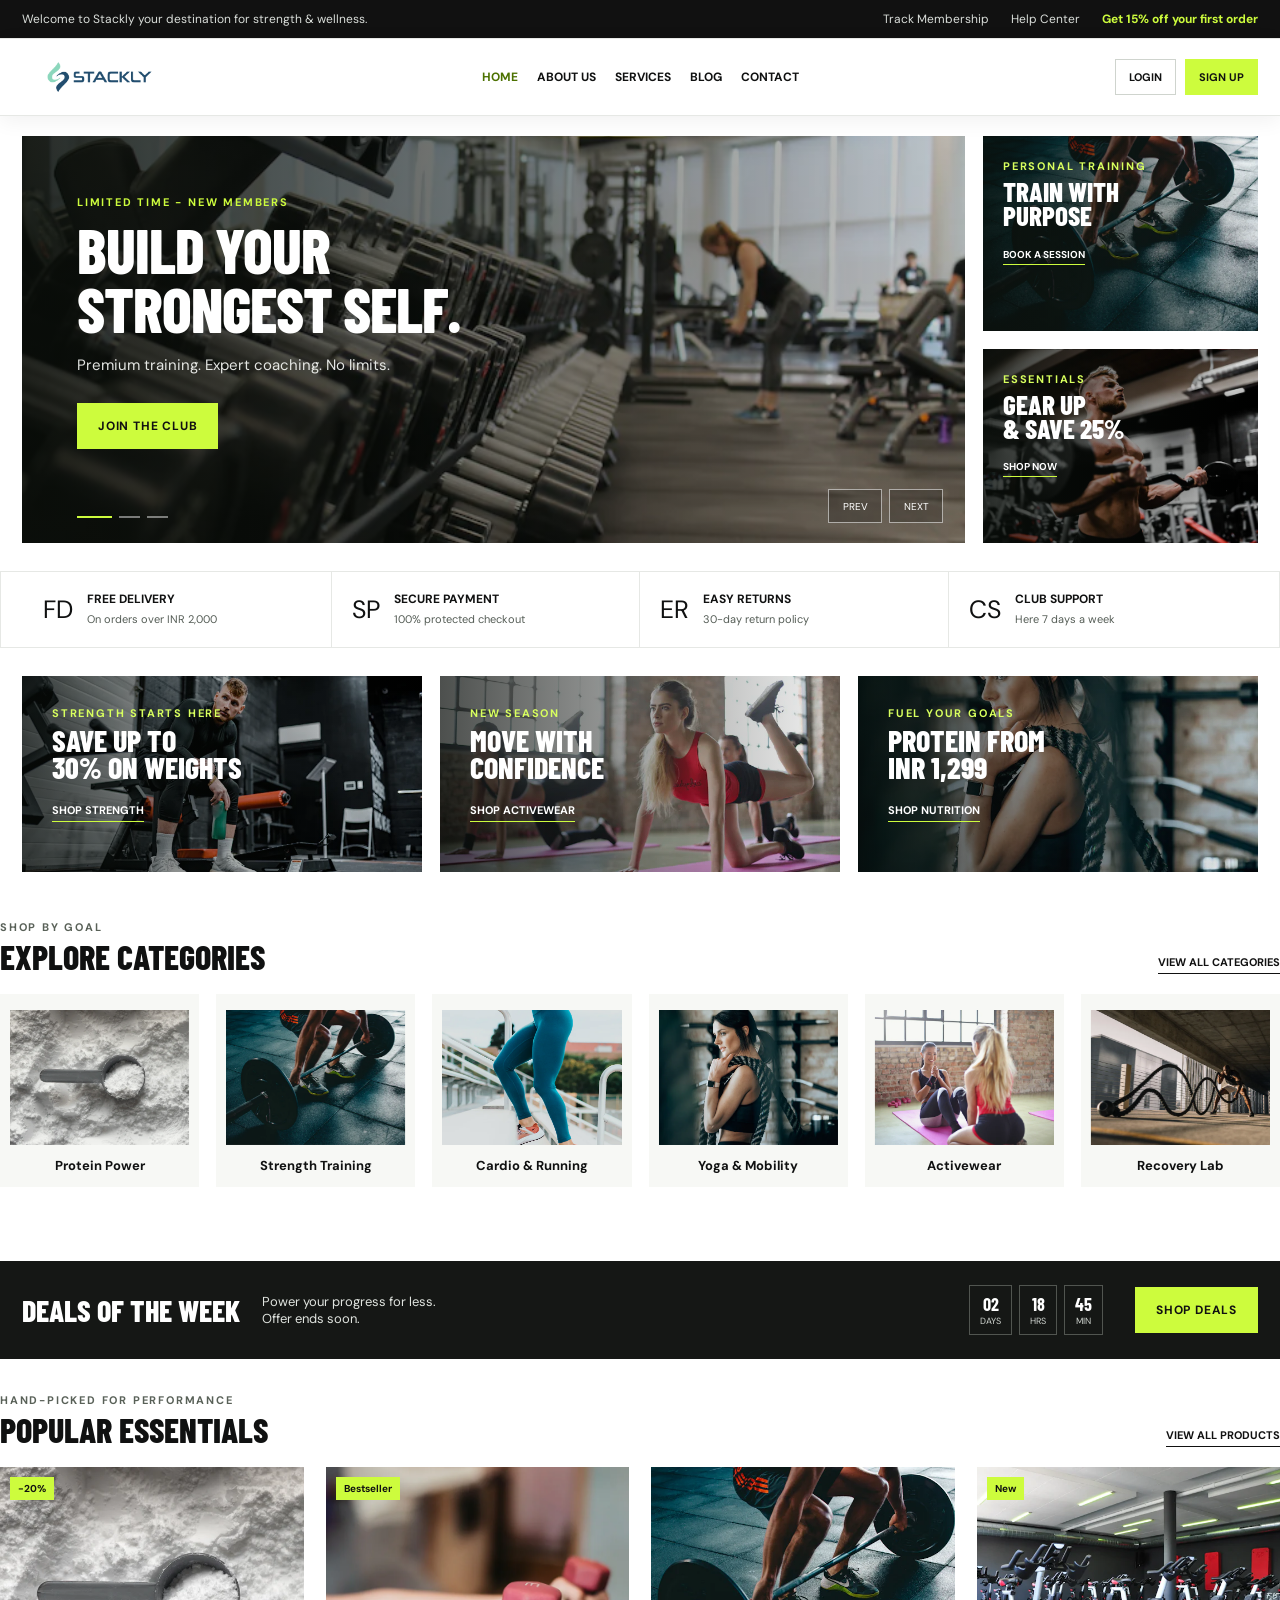
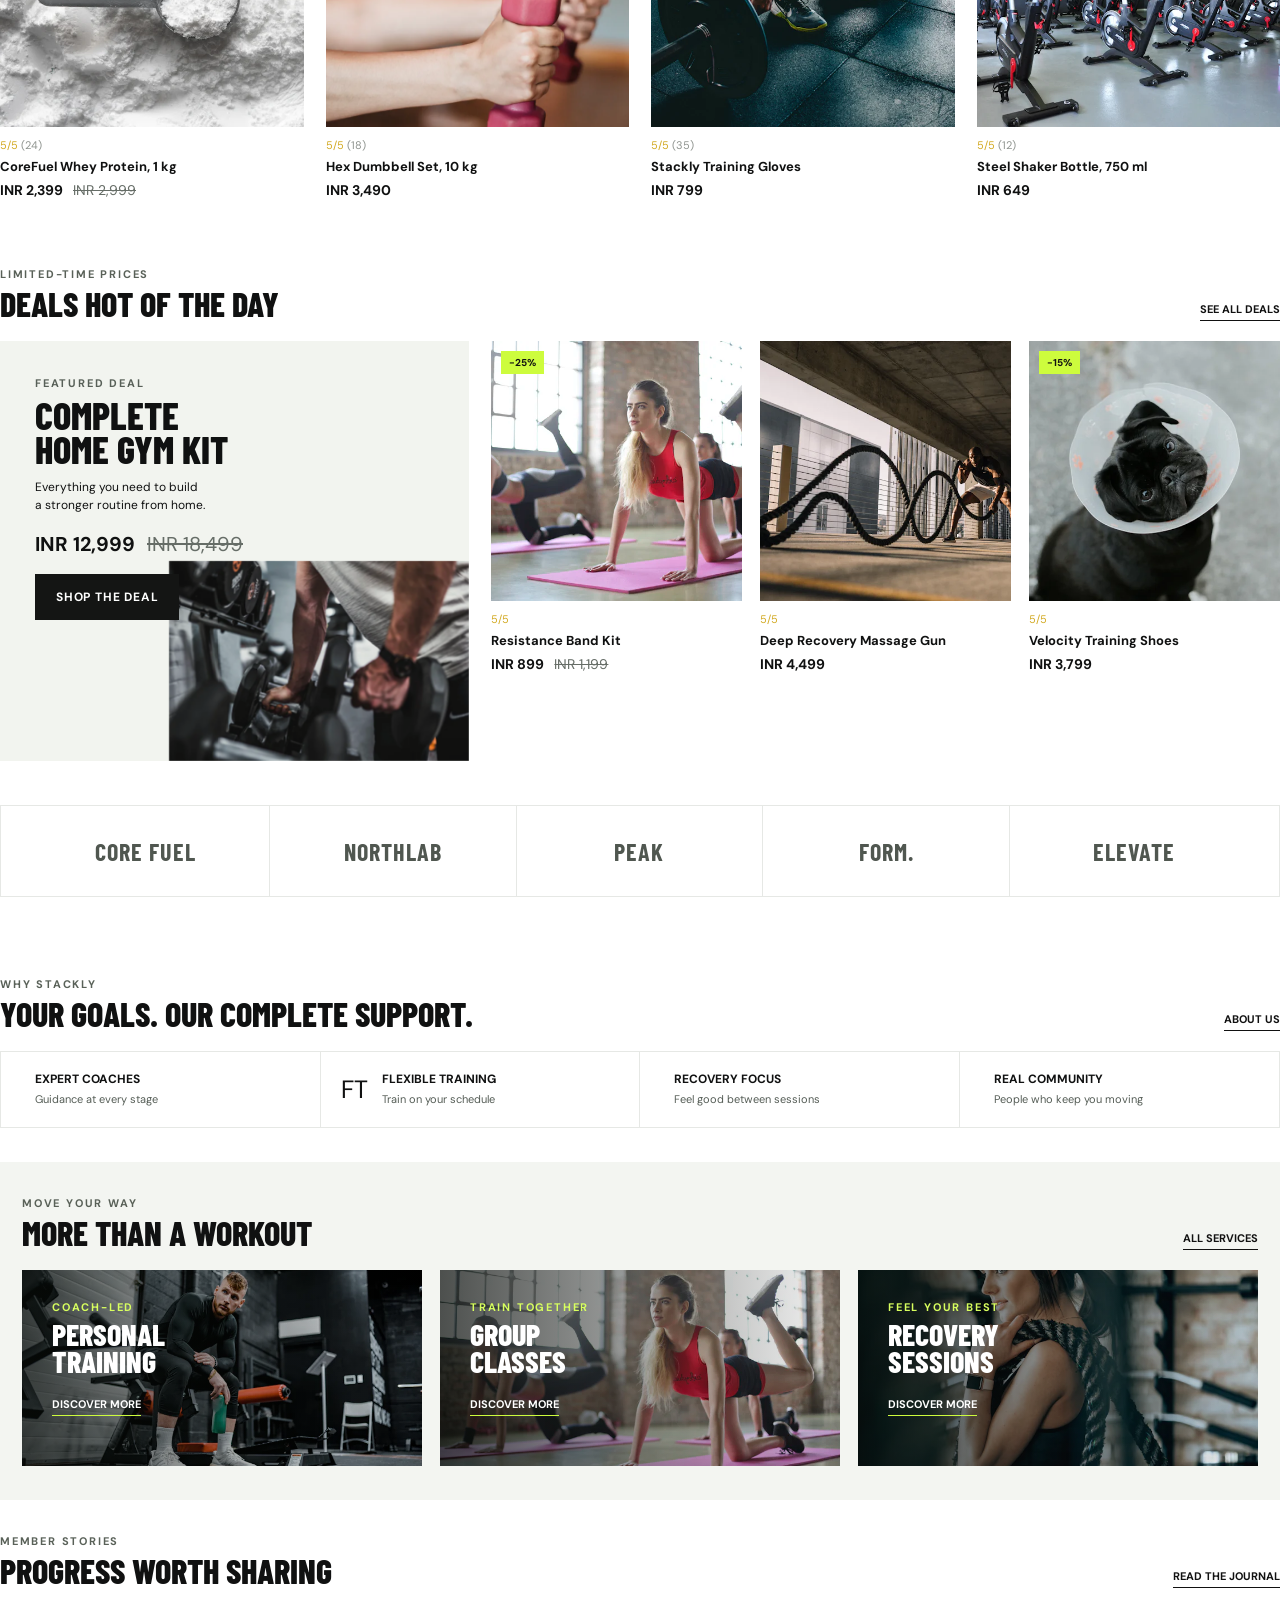
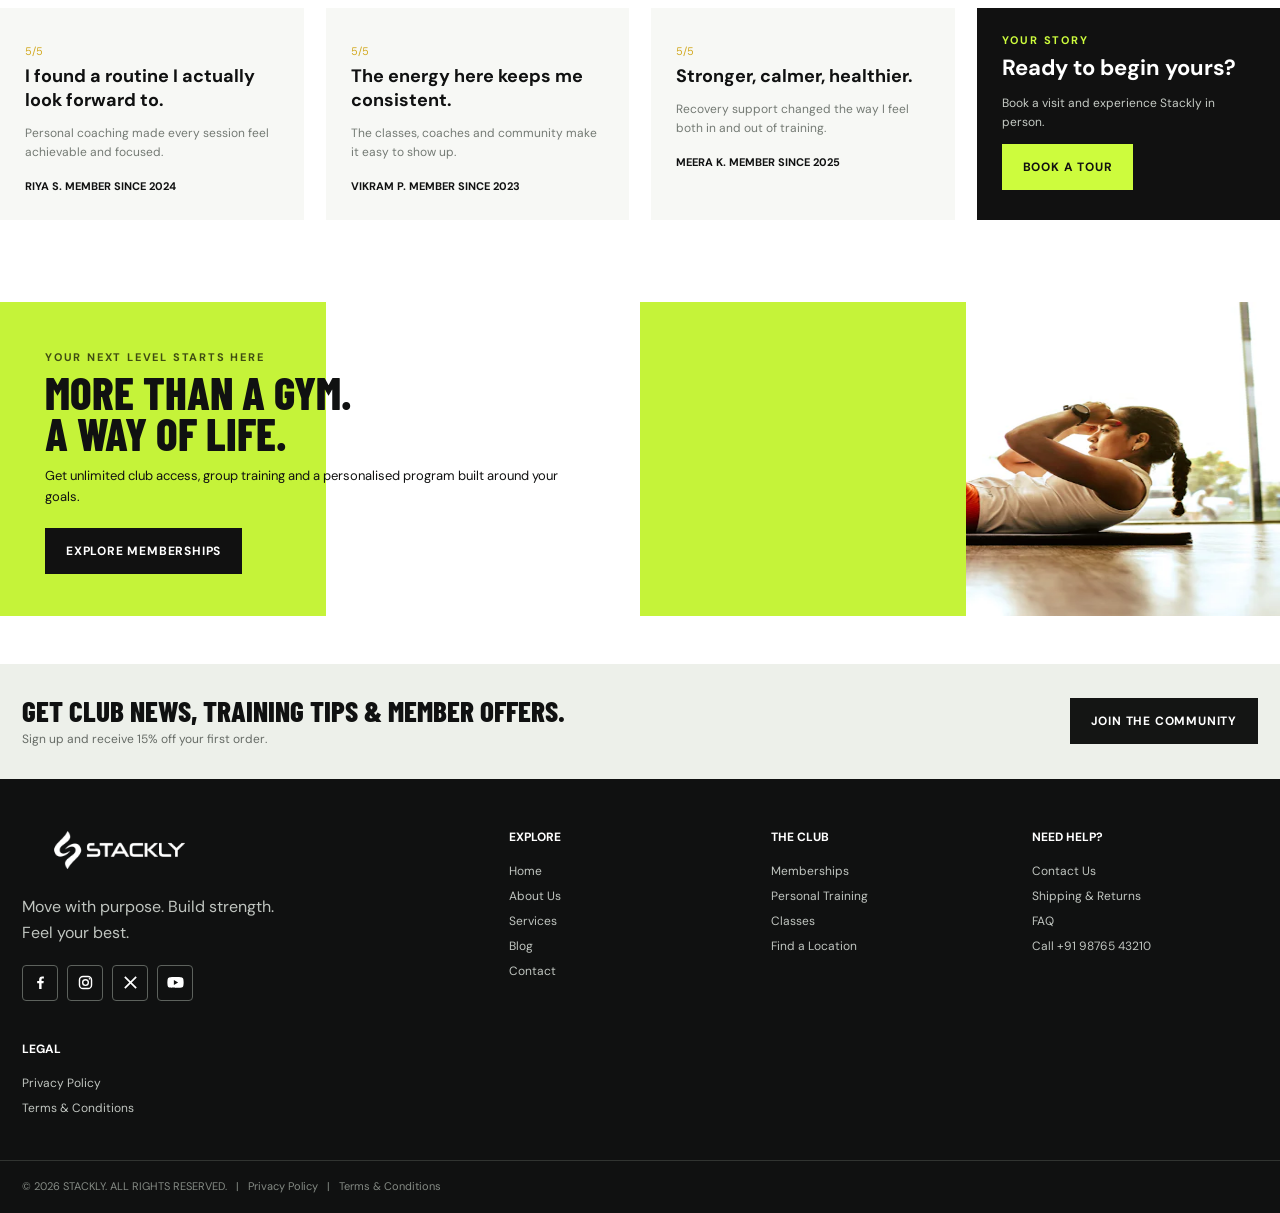
<file: index.html>
﻿<!DOCTYPE html>
<html lang="en">
<head>
  <meta charset="UTF-8" />
  <meta name="viewport" content="width=device-width, initial-scale=1.0" />
  <title>IRONCORE | Gym & Health Club</title>
  <link rel="preconnect" href="https://fonts.googleapis.com">
  <link rel="preconnect" href="https://fonts.gstatic.com" crossorigin>
  <link href="https://fonts.googleapis.com/css2?family=Barlow+Condensed:wght@500;600;700;800&family=DM+Sans:wght@400;500;600;700&display=swap" rel="stylesheet">
  <style>
    body>nav{position:sticky;top:0;z-index:50;background:rgba(255,255,255,.97);backdrop-filter:blur(12px);box-shadow:0 5px 20px rgba(10,20,10,.06)}html{scroll-behavior:smooth;scroll-padding-top:100px}.logo:before{content:none!important}.logo img{display:block;width:100%;height:100%;object-fit:contain;object-position:left center}footer .logo{background:#fff!important;padding:7px 10px;border-radius:4px}.logo{font-size:0!important}.site-menu-toggle{display:none;border:1px solid #dce0da;background:#fff;padding:9px 12px;font-size:19px;margin-left:auto}@media(max-width:950px){.site-menu-toggle{display:block}.navlinks.mobile-open{display:flex!important;position:absolute;top:100%;left:0;right:0;background:#fff;padding:14px 22px;flex-direction:column;gap:14px;box-shadow:0 12px 18px rgba(0,0,0,.1)}}.hero{animation:heroEntrance .8s both}.reveal{opacity:0;transform:translateY(22px);transition:opacity .65s ease,transform .65s ease}.reveal.is-visible{opacity:1;transform:none}@keyframes heroEntrance{from{opacity:0;transform:translateY(18px)}to{opacity:1;transform:none}}@media(prefers-reduced-motion:reduce){html{scroll-behavior:auto}.reveal,.hero{animation:none!important;transition:none!important;transform:none!important;opacity:1!important}}
    :root { --lime:#cdfc3d; --ink:#101111; --muted:#707575; --line:#e6e8e5; --cream:#f7f8f5; }
    * { box-sizing:border-box; } body { margin:0; color:var(--ink); font-family:'DM Sans',Arial,sans-serif; } a { color:inherit; text-decoration:none; }
    .wrap { max-width:1280px; margin:auto; padding:0 22px; } .eyebrow{ text-transform:uppercase; letter-spacing:1.8px; font-size:11px; font-weight:700; color:#7d837b; }
    .topbar { background:#111; color:#dadeda; height:38px; font-size:12px; } .topbar .wrap { height:100%; display:flex; align-items:center; justify-content:space-between; } .toplinks{display:flex;gap:22px}.accent{color:var(--lime);font-weight:700}
    .logo { width:155px;height:39px;font:800 31px/.8 'Barlow Condensed';letter-spacing:.5px;display:flex;align-items:center;flex:0 0 155px; } .logo:before{content:'IRONCORE'}.logo span { display:none; }
    .search { display:flex; align-items:center; border:1px solid #dce0da; height:38px; flex:1; max-width:390px; } .search select,.search input{border:0;background:none;outline:0;height:100%;font:11px 'DM Sans';}.search select{border-right:1px solid #e3e5e1;padding:0 9px;color:#6d716e;width:112px}.search input{padding:0 10px;flex:1;min-width:0}.search button{border:0;background:none;font-size:19px;padding:0 11px;cursor:pointer}
    nav { border-top:1px solid var(--line); border-bottom:1px solid var(--line); } nav .wrap{height:76px;display:flex;align-items:center;gap:25px}.navlinks{display:flex;align-items:center;gap:19px;font-size:12px;font-weight:700;white-space:nowrap}.navlinks a:first-child{color:#72a800}.navright{margin-left:auto;font-size:11px;display:flex;gap:9px;white-space:nowrap}.login{border:1px solid #cfd4ce;padding:10px 13px;font-weight:700}.signup{background:var(--lime);padding:11px 14px;font-weight:700;color:#111}
    .hero-grid { display:grid;grid-template-columns:1fr 275px;gap:18px;padding-top:20px; }.hero { min-height:407px;background:linear-gradient(90deg,rgba(9,13,9,.88),rgba(9,13,9,.2)),url('assets/1534438327276-14e5300c3a48.webp') center/cover;position:relative;color:#fff;padding:59px 55px; }.hero h1{font:800 clamp(46px,5vw,72px)/.85 'Barlow Condensed';text-transform:uppercase;margin:11px 0 17px;max-width:490px;letter-spacing:-1px}.hero p{font-size:15px;color:#e4e6e3;margin-bottom:28px}.button{display:inline-flex;align-items:center;gap:16px;font-size:12px;text-transform:uppercase;letter-spacing:.8px;font-weight:700;background:var(--lime);color:#111;padding:15px 21px;border:0;cursor:pointer}.button.dark{background:#141514;color:#fff}.hero .dots{position:absolute;bottom:25px;left:55px;display:flex;gap:7px}.dots i{width:21px;height:2px;background:#fff;opacity:.45}.dots i:first-child{opacity:1;background:var(--lime)}
    .hero{overflow:hidden;transition:background-image .55s ease}.hero-copy{animation:heroIn .7s both}.hero.is-changing .hero-copy{animation:heroOut .25s both}.hero .dots i{cursor:pointer;transition:.25s}.hero .dots i.active{opacity:1;background:var(--lime);width:35px}.slide-arrows{position:absolute;right:22px;bottom:20px;display:flex;gap:7px}.slide-arrows button{width:34px;height:34px;border:1px solid rgba(255,255,255,.55);background:rgba(0,0,0,.22);color:#fff;font-size:18px;cursor:pointer}.slide-arrows button:hover{background:var(--lime);color:#111;border-color:var(--lime)}@keyframes heroIn{from{opacity:0;transform:translateY(16px)}to{opacity:1;transform:none}}@keyframes heroOut{to{opacity:0;transform:translateY(-12px)}}
    .sidepromos{display:grid;gap:18px}.promo{padding:23px 20px;color:#fff;position:relative;overflow:hidden}.promo:before{content:'';position:absolute;inset:0;background:linear-gradient(90deg,rgba(10,15,11,.8),rgba(10,15,11,.02));z-index:0}.promo>*{position:relative;z-index:1}.promo.one{background:url('assets/1517836357463-d25dfeac3438.webp') center/cover}.promo.two{background:url('assets/1581009146145-b5ef050c2e1e.webp') center/cover}.promo h3{font:800 27px/.9 'Barlow Condensed';text-transform:uppercase;margin:6px 0 14px}.promo a{text-transform:uppercase;font-size:10px;font-weight:700;border-bottom:1px solid var(--lime);padding-bottom:3px}
    .benefits{margin:28px auto;border:1px solid var(--line);display:grid;grid-template-columns:repeat(4,1fr)}.benefit{padding:19px 20px;display:flex;gap:14px;align-items:center;border-right:1px solid var(--line)}.benefit:last-child{border:0}.benefit .symbol{font-size:25px}.benefit b{display:block;font-size:12px;text-transform:uppercase}.benefit span{font-size:11px;color:var(--muted)}
    .split-promos{display:grid;grid-template-columns:repeat(3,1fr);gap:18px;margin:0 auto 14px}.wide-promo{min-height:196px;padding:30px;position:relative;color:#fff;overflow:hidden;background-size:cover;background-position:center}.wide-promo:after{content:'';position:absolute;inset:0;background:linear-gradient(90deg,rgba(8,12,9,.72),rgba(8,12,9,.04))}.wide-promo>*{position:relative;z-index:1}.wide-promo:nth-child(1){background-image:url('assets/1579758629938-03607ccdbaba.webp')}.wide-promo:nth-child(2){background-image:url('assets/1518611012118-696072aa579a.webp')}.wide-promo:nth-child(3){background-image:url('assets/1548690312-e3b507d8c110.webp')}.wide-promo h3{font:800 30px/.9 'Barlow Condensed';text-transform:uppercase;margin:7px 0 17px}.wide-promo a{font-size:11px;font-weight:700;text-transform:uppercase;border-bottom:1px solid var(--lime);padding-bottom:4px}
    .section{padding:34px 0}.section-title{display:flex;justify-content:space-between;align-items:end;margin-bottom:20px}.section-title h2{font:800 34px/1 'Barlow Condensed';text-transform:uppercase;margin:6px 0 0}.view{font-size:11px;text-transform:uppercase;font-weight:bold;border-bottom:1px solid #111;padding-bottom:4px}.category-grid{display:grid;grid-template-columns:repeat(6,1fr);gap:17px}.category{background:var(--cream);text-align:center;padding:16px 10px 13px;font-size:13px;font-weight:700}.category img{height:135px;width:100%;object-fit:cover;mix-blend-mode:multiply;margin-bottom:8px}
    .dealbar{background:#151715;color:white;padding:24px 0;margin:40px 0 0}.dealbar .wrap{display:flex;align-items:center;gap:22px}.dealbar h3{font:800 30px/1 'Barlow Condensed';text-transform:uppercase;margin:0}.dealbar p{margin:0;color:#c7cbc7;font-size:13px}.timer{margin-left:auto;display:flex;gap:7px}.time{border:1px solid #515550;padding:7px 10px;text-align:center;font:700 18px 'Barlow Condensed'}.time small{display:block;font:9px 'DM Sans';color:#aeb3ad;text-transform:uppercase}.dealbar .button{margin-left:10px}
    .product-grid{display:grid;grid-template-columns:repeat(4,1fr);gap:22px}.product{position:relative}.product-img{height:260px;background:var(--cream);overflow:hidden;position:relative}.product-img img{width:100%;height:100%;object-fit:cover;transition:.3s}.product:hover img{transform:scale(1.05)}.tag{position:absolute;top:10px;left:10px;background:var(--lime);font-size:10px;font-weight:bold;padding:5px 8px;z-index:1}.quick{position:absolute;bottom:0;left:0;right:0;background:#111;color:#fff;text-align:center;padding:11px;text-transform:uppercase;font-size:10px;font-weight:bold;transform:translateY(100%);transition:.25s}.product:hover .quick{transform:none}.stars{color:#d2a921;font-size:11px;margin-top:11px}.product h4{margin:6px 0;font-size:13px}.price{font-weight:700;font-size:14px}.old{color:#959995;text-decoration:line-through;margin-left:7px;font-weight:400}.membership{margin:48px 0;background:linear-gradient(90deg,#c5f339 0%,#c5f339 51%,transparent 51%),url('assets/1571019613454-1cb2f99b2d8b.webp') right/50% 100% no-repeat;min-height:270px;padding:48px 55% 42px 45px}.membership h2{font:800 45px/.9 'Barlow Condensed';text-transform:uppercase;margin:8px 0 12px}.membership p{font-size:13px;line-height:1.6}.membership .button{background:#111;color:#fff;margin-top:7px}
    .deals-layout{display:grid;grid-template-columns:1.25fr 2.1fr;gap:22px}.feature-deal{background:#f2f4ef;min-height:420px;padding:35px;position:relative;overflow:hidden}.feature-deal:after{content:'';position:absolute;inset:0;background:url('assets/1583454110551-21f2fa2afe61.webp') right bottom/64% auto no-repeat;mix-blend-mode:multiply}.feature-deal>*{position:relative;z-index:1}.feature-deal h3{font:800 38px/.9 'Barlow Condensed';text-transform:uppercase;max-width:210px;margin:8px 0 12px}.feature-deal p{font-size:12px;max-width:170px;line-height:1.5}.feature-deal .price{font-size:20px;margin:17px 0}.deal-products{display:grid;grid-template-columns:repeat(3,1fr);gap:18px}.deal-products .product-img{height:260px}.brands{border:1px solid var(--line);display:grid;grid-template-columns:repeat(5,1fr);margin:10px auto 46px}.brand{height:90px;display:flex;align-items:center;justify-content:center;border-right:1px solid var(--line);font:700 24px 'Barlow Condensed';letter-spacing:1px;color:#747a73}.brand:last-child{border:0}.club-strip{background:#edf0ea;padding:32px 0}.club-strip .wrap{display:flex;align-items:center;justify-content:space-between;gap:25px}.club-strip h3{font:800 29px/1 'Barlow Condensed';text-transform:uppercase;margin:0}.club-strip p{font-size:12px;color:#666b66;margin:6px 0 0}
    footer{background:#101111;color:#c0c5c0;padding:45px 0 20px}footer .footergrid{display:grid;grid-template-columns:2fr repeat(3,1fr);gap:35px}footer .logo{display:block;background-color:transparent!important;border-radius:0;width:195px;height:52px;padding:0;background-image:url('assets/logo-dark.webp')!important;background-repeat:no-repeat!important;background-size:195px auto!important;background-position:left center!important;box-shadow:none}footer h5{color:#fff;font-size:12px;text-transform:uppercase;margin:5px 0 18px}footer li{list-style:none;font-size:12px;margin:9px 0}footer ul{padding:0;margin:0}.newsletter{display:flex;border-bottom:1px solid #707570;padding-bottom:8px;max-width:300px}.newsletter input{background:transparent;border:0;color:white;outline:0;flex:1}.socials{display:flex;gap:8px;margin-top:18px}.socials a{display:grid;place-items:center;width:30px;height:30px;border:1px solid #5d625d;color:#fff;font-size:12px;font-weight:700}.socials a:hover{background:var(--lime);border-color:var(--lime);color:#111}.copyright{margin-top:35px;padding-top:18px;border-top:1px solid #313431;font-size:11px;color:#848a84}
    @media(max-width:950px){.hero-grid{grid-template-columns:1fr}.sidepromos{display:none}.category-grid{grid-template-columns:repeat(3,1fr)}.split-promos{grid-template-columns:1fr}.deals-layout{grid-template-columns:1fr}.navright{display:none}.membership{background:#c5f339;padding:35px}.membership h2{font-size:40px}.benefits{grid-template-columns:repeat(2,1fr)}.navlinks{gap:12px}}@media(max-width:600px){.toplinks,.navlinks{display:none}nav .wrap{height:66px}.logo{font-size:29px}.search{max-width:none}.search select{display:none}.hero{padding:50px 25px}.hero h1{font-size:49px}.category-grid,.product-grid,.deal-products{grid-template-columns:repeat(2,1fr);gap:11px}.product-img,.deal-products .product-img{height:190px}.benefits{grid-template-columns:1fr}.benefit{border-right:0;border-bottom:1px solid var(--line)}.dealbar .wrap{flex-wrap:wrap}.timer{margin-left:0}.dealbar .button{display:none}.brands{grid-template-columns:repeat(2,1fr)}.brand:nth-child(2){border-right:0}.club-strip .wrap{align-items:flex-start;flex-direction:column}footer .footergrid{grid-template-columns:1fr 1fr}.section{padding:25px 0}}
  </style>
  <style>
    html { overflow-x:hidden; }
    img { max-width:100%; height:auto; }
    @media (max-width:950px) {
      nav .wrap { flex-wrap:wrap; }
      .navlinks { display:none; }
      .navright { display:none; }
      .hero-grid { grid-template-columns:1fr; }
      .sidepromos { display:none; }
      .split-promos { grid-template-columns:1fr; }
      .benefits { grid-template-columns:repeat(2,1fr); }
      .dealbar .wrap { flex-wrap:wrap; }
    }
    @media (max-width:600px) {
      .topbar .wrap { justify-content:center; text-align:center; }
      .toplinks { display:none; }
      nav .wrap { height:auto; min-height:66px; padding-top:12px; padding-bottom:12px; }
      .search { order:3; flex-basis:100%; max-width:none; }
      .hero { padding:50px 25px; }
      .benefits { grid-template-columns:1fr; }
      .category-grid,.product-grid,.deal-products { grid-template-columns:repeat(2,1fr); }
      .membership { background:#c5f339; padding:35px; }
      .club-strip .wrap { align-items:flex-start; flex-direction:column; }
      footer .footergrid { grid-template-columns:1fr 1fr; }
    }
  </style>
<style>footer .logo{background-color:transparent!important;background-image:none!important;padding:0!important;border-radius:0!important}footer .logo img{filter:brightness(0) invert(1)}footer .logo img{display:block;width:100%;height:100%;object-fit:contain}</style><style>.eyebrow{color:#586058}.section-title .eyebrow{color:#596158}.view{color:#111}.old{color:#666d67}.navlinks a:first-child{color:#4c7100}.brand{color:#505750}.benefit span{color:#555d56}.dealbar p{color:#e0e4df}.time small{color:#d0d5d0}.button:focus-visible,a:focus-visible,button:focus-visible,input:focus-visible,select:focus-visible{outline:3px solid #287b68;outline-offset:3px}.promo .eyebrow,.wide-promo .eyebrow{color:#d8ff5e!important}</style><style>footer .footer-brand .logo{display:flex;width:195px;height:52px;margin-bottom:18px}footer .footer-brand p{max-width:270px;line-height:1.65}footer .socials{gap:9px;margin-top:18px}footer .socials a{width:36px;height:36px;border-radius:4px}footer .socials svg{display:block;width:17px;height:17px}</style><style>.card,.stat,.post,.product,.category,.promo,.wide-promo,.feature-deal,.benefit,.brand{transition:transform .22s ease,box-shadow .22s ease,border-color .22s ease}@media(hover:hover){.card:hover,.stat:hover,.post:hover,.product:hover,.category:hover,.promo:hover,.wide-promo:hover,.feature-deal:hover,.benefit:hover,.brand:hover{transform:translateY(-4px);box-shadow:0 12px 26px rgba(15,25,15,.12);border-color:#c5ed38}}@media(hover:none){.card:active,.stat:active,.post:active,.product:active,.category:active,.promo:active,.wide-promo:active,.feature-deal:active,.benefit:active,.brand:active{transform:scale(.985);box-shadow:0 8px 20px rgba(15,25,15,.12)}}@media(prefers-reduced-motion:reduce){.card,.stat,.post,.product,.category,.promo,.wide-promo,.feature-deal,.benefit,.brand{transition:none}}</style><style>@media(min-width:951px){nav .wrap{position:relative;justify-content:space-between}.navlinks{position:absolute;left:50%;transform:translateX(-50%);margin:0}.navright{margin-left:auto}}</style><style>@media(max-width:950px){body>nav .navlinks.mobile-open{display:flex!important;position:fixed!important;inset:0!important;width:100vw;height:100vh;height:100dvh;z-index:1000;margin:0!important;padding:90px 28px 32px!important;transform:none!important;flex-direction:column;justify-content:center;align-items:stretch;gap:0;background:#11151d!important;color:#fff;overflow-y:auto;box-shadow:none!important}body>nav .navlinks.mobile-open>a{display:block;padding:17px 5px;border-bottom:1px solid #343b46;color:#fff!important;font-size:17px;font-weight:700}body>nav .mobile-menu-auth{display:grid;grid-template-columns:1fr 1fr;gap:12px;margin-top:25px}body>nav .mobile-menu-auth a{display:grid;place-items:center;min-height:50px;border:1px solid #c5ed38;border-radius:6px;color:#fff;font-size:14px;font-weight:700;text-decoration:none}body>nav .mobile-menu-auth .mobile-signup{background:#c5ed38;color:#111}body>nav .site-menu-toggle[aria-expanded="true"]{position:fixed;top:14px;right:20px;z-index:1002;background:#242b37;border-color:#505967;color:#fff}body.site-menu-open{overflow:hidden}}</style><style>
.mobile-menu-intro{display:none}
@media(max-width:950px){body>nav .navlinks.mobile-open{background:radial-gradient(ellipse at 85% 12%,#283321 0,transparent 42%),#101411!important;padding:36px clamp(28px,9vw,110px)!important;justify-content:center;animation:premiumMenuIn .32s ease-out both}body>nav .mobile-menu-intro{display:grid;gap:5px;margin-bottom:clamp(28px,7vh,60px);color:#fff}body>nav .mobile-menu-intro span{font:800 26px 'DM Sans',sans-serif;letter-spacing:2px}body>nav .mobile-menu-intro small{color:#c5ed38;font-size:10px;font-weight:700;letter-spacing:2.1px}body>nav .navlinks.mobile-open>a{padding:clamp(13px,2.5vh,23px) 4px;font-size:clamp(19px,4vw,27px);letter-spacing:.3px;transition:color .18s,padding-left .18s}body>nav .navlinks.mobile-open>a:hover{padding-left:12px;color:#c5ed38!important}body>nav .mobile-menu-auth{margin-top:clamp(25px,6vh,48px)}body>nav .mobile-menu-auth a{min-height:54px;border-color:#626d5d;border-radius:7px;font-size:13px;letter-spacing:.7px;text-transform:uppercase;transition:transform .18s,background .18s}body>nav .mobile-menu-auth a:hover{transform:translateY(-2px)}body>nav .site-menu-toggle{display:grid;place-content:center;gap:4px;width:46px;height:46px;padding:0;border:1px solid #dce1d9;border-radius:50%;background:#fff;color:#111;cursor:pointer;transition:background .2s,border-color .2s}body>nav .site-menu-toggle span{display:block;width:17px;height:2px;border-radius:2px;background:currentColor;transition:transform .2s,opacity .2s}body>nav .site-menu-toggle small{position:absolute;width:1px;height:1px;overflow:hidden;clip-path:inset(50%)}body>nav .site-menu-toggle[aria-expanded="true"]{position:fixed;top:14px;right:20px;z-index:1002;background:#1c241b;border-color:#57614f;color:#c5ed38}body>nav .site-menu-toggle[aria-expanded="true"] span:first-child{transform:translateY(6px) rotate(45deg)}body>nav .site-menu-toggle[aria-expanded="true"] span:nth-child(2){opacity:0}body>nav .site-menu-toggle[aria-expanded="true"] span:nth-child(3){transform:translateY(-6px) rotate(-45deg)}}
@keyframes premiumMenuIn{from{opacity:0;transform:translateY(10px)}to{opacity:1;transform:none}}
</style><style>.mobile-menu-auth{display:none}</style><style>@media(max-width:950px){body>nav .mobile-menu-auth{display:none!important}body>nav .navlinks.mobile-open .mobile-menu-auth{display:grid!important}}</style><style>.slide-arrows button{width:54px;font-size:10px;text-transform:uppercase}</style>  <link rel="stylesheet" href="responsive.css">
</head>
<body>
  <div class="topbar"><div class="wrap"><span>Welcome to IRONCORE  your destination for strength & wellness.</span><div class="toplinks"><a href="404.html">Track Membership</a><a href="404.html">Help Center</a><a class="accent" href="404.html">Get 15% off your first order</a></div></div></div>
  <nav><div class="wrap"><a class="logo" href="index.html" aria-label="IRONCORE home"></a><div class="navlinks"><a href="index.html">HOME</a><a href="about.html">ABOUT US</a><a href="services.html">SERVICES</a><a href="blog.html">BLOG</a><a href="contact.html">CONTACT</a></div><div class="navright"><a class="login" href="login.html">LOGIN</a><a class="signup" href="signup.html">SIGN UP</a></div></div></nav>
  <main id="home">
    <div class="wrap hero-grid">
      <section class="hero" id="hero-slider"><div class="hero-copy"><div class="eyebrow" id="hero-kicker" style="color:var(--lime)">LIMITED TIME - NEW MEMBERS</div><h1 id="hero-title">BUILD YOUR<br>STRONGEST SELF.</h1><p id="hero-text">Premium training. Expert coaching. No limits.</p><a class="button" id="hero-link" href="404.html"><span id="hero-cta">Join the club</span></a></div><div class="dots" aria-label="Hero slides"><i class="active"></i><i></i><i></i></div><div class="slide-arrows"><button type="button" aria-label="Previous slide">Prev</button><button type="button" aria-label="Next slide">Next</button></div></section>
      <aside class="sidepromos"><div class="promo one"><div class="eyebrow" style="color:#dce4d9">PERSONAL TRAINING</div><h3>Train with<br>purpose</h3><a href="404.html">Book a session  </a></div><div class="promo two"><div class="eyebrow" style="color:#dce4d9">ESSENTIALS</div><h3>Gear up<br>& save 25%</h3><a href="404.html">Shop now  </a></div></aside>
    </div>
    <div class="wrap benefits"><div class="benefit"><div class="symbol">FD</div><div><b>Free delivery</b><span>On orders over INR 2,000</span></div></div><div class="benefit"><div class="symbol">SP</div><div><b>Secure payment</b><span>100% protected checkout</span></div></div><div class="benefit"><div class="symbol">ER</div><div><b>Easy returns</b><span>30-day return policy</span></div></div><div class="benefit"><div class="symbol">CS</div><div><b>Club support</b><span>Here 7 days a week</span></div></div></div>
    <div class="wrap split-promos"><article class="wide-promo"><div class="eyebrow" style="color:var(--lime)">Strength starts here</div><h3>Save up to<br>30% on weights</h3><a href="404.html">Shop strength</a></article><article class="wide-promo"><div class="eyebrow" style="color:var(--lime)">New season</div><h3>Move with<br>confidence</h3><a href="404.html">Shop activewear</a></article><article class="wide-promo"><div class="eyebrow" style="color:var(--lime)">Fuel your goals</div><h3>Protein from<br>INR 1,299</h3><a href="404.html">Shop nutrition</a></article></div>
    <section class="wrap section"><div class="section-title"><div><div class="eyebrow">Shop by goal</div><h2>Explore categories</h2></div><a class="view" href="404.html">View all categories  </a></div><div class="category-grid"><a class="category" href="404.html"><img src="assets/1593095948071-474c5cc2989d.webp" alt="Protein"><div>Protein Power</div></a><a class="category" href="404.html"><img src="assets/1517836357463-d25dfeac3438.webp" alt="Weights"><div>Strength Training</div></a><a class="category" href="404.html"><img src="assets/1538805060514-97d9cc17730c.webp" alt="Running"><div>Cardio & Running</div></a><a class="category" href="404.html"><img src="assets/1548690312-e3b507d8c110.webp" alt="Yoga"><div>Yoga & Mobility</div></a><a class="category" href="404.html"><img src="assets/1518459031867-a89b944bffe4.webp" alt="Clothes"><div>Activewear</div></a><a class="category" href="404.html"><img src="assets/1599058917212-d750089bc07e.webp" alt="Recovery"><div>Recovery Lab</div></a></div></section>
    <div class="dealbar"><div class="wrap"><h3>Deals of the week</h3><p>Power your progress for less.<br>Offer ends soon.</p><div class="timer"><div class="time">02<small>days</small></div><div class="time">18<small>hrs</small></div><div class="time">45<small>min</small></div></div><a href="404.html" class="button">Shop deals  </a></div></div>
    <section class="wrap section" id="shop"><div class="section-title"><div><div class="eyebrow">Hand-picked for performance</div><h2>Popular essentials</h2></div><a class="view" href="404.html">View all products  </a></div><div class="product-grid"><article class="product"><div class="product-img"><span class="tag">-20%</span><img src="assets/1593095948071-474c5cc2989d.webp" alt="Whey protein"><div class="quick">Add to cart</div></div><div class="stars">5/5 <span style="color:#8e938e">(24)</span></div><h4>CoreFuel Whey Protein, 1 kg</h4><div class="price">INR 2,399 <span class="old">INR 2,999</span></div></article><article class="product"><div class="product-img"><span class="tag">Bestseller</span><img src="assets/1586401100295-7a8096fd231a.webp" alt="Dumbbells"><div class="quick">Add to cart</div></div><div class="stars">5/5 <span style="color:#8e938e">(18)</span></div><h4>Hex Dumbbell Set, 10 kg</h4><div class="price">INR 3,490</div></article><article class="product"><div class="product-img"><img src="assets/1517836357463-d25dfeac3438.webp" alt="Gym gear"><div class="quick">Add to cart</div></div><div class="stars">5/5 <span style="color:#8e938e">(35)</span></div><h4>IRONCORE Training Gloves</h4><div class="price">INR 799</div></article><article class="product"><div class="product-img"><span class="tag">New</span><img src="assets/1598289431512-b97b0917affc.webp" alt="Shaker"><div class="quick">Add to cart</div></div><div class="stars">5/5 <span style="color:#8e938e">(12)</span></div><h4>Steel Shaker Bottle, 750 ml</h4><div class="price">INR 649</div></article></div></section>
    <section class="wrap section"><div class="section-title"><div><div class="eyebrow">Limited-time prices</div><h2>Deals hot of the day</h2></div><a class="view" href="404.html">See all deals  </a></div><div class="deals-layout"><article class="feature-deal"><div class="eyebrow">Featured deal</div><h3>Complete home gym kit</h3><p>Everything you need to build a stronger routine from home.</p><div class="price">INR 12,999 <span class="old">INR 18,499</span></div><a class="button dark" href="404.html">Shop the deal  </a></article><div class="deal-products"><article class="product"><div class="product-img"><span class="tag">-25%</span><img src="assets/1518611012118-696072aa579a.webp" alt="Fitness band"><div class="quick">Add to cart</div></div><div class="stars">5/5</div><h4>Resistance Band Kit</h4><div class="price">INR 899 <span class="old">INR 1,199</span></div></article><article class="product"><div class="product-img"><img src="assets/1599058917212-d750089bc07e.webp" alt="Recovery gun"><div class="quick">Add to cart</div></div><div class="stars">5/5</div><h4>Deep Recovery Massage Gun</h4><div class="price">INR 4,499</div></article><article class="product"><div class="product-img"><span class="tag">-15%</span><img src="assets/1599443015574-be5fe8a05783.webp" alt="Shoes"><div class="quick">Add to cart</div></div><div class="stars">5/5</div><h4>Velocity Training Shoes</h4><div class="price">INR 3,799</div></article></div></div></section>
    <div class="wrap brands"><div class="brand">CORE FUEL</div><div class="brand">NORTHLAB</div><div class="brand">PEAK</div><div class="brand">FORM.</div><div class="brand">ELEVATE</div></div>
    <section class="wrap section"><div class="section-title"><div><div class="eyebrow">Why Stackly</div><h2>Your goals. Our complete support.</h2></div><a class="view" href="about.html">About us  </a></div><div class="benefits" style="margin:0"><div class="benefit"><div class="symbol"></div><div><b>Expert coaches</b><span>Guidance at every stage</span></div></div><div class="benefit"><div class="symbol">FT</div><div><b>Flexible training</b><span>Train on your schedule</span></div></div><div class="benefit"><div class="symbol"></div><div><b>Recovery focus</b><span>Feel good between sessions</span></div></div><div class="benefit"><div class="symbol"></div><div><b>Real community</b><span>People who keep you moving</span></div></div></div></section>
    <section class="section" style="background:#f3f5f1"><div class="wrap"><div class="section-title"><div><div class="eyebrow">Move your way</div><h2>More than a workout</h2></div><a class="view" href="services.html">All services  </a></div><div class="split-promos" style="margin-bottom:0"><article class="wide-promo"><div class="eyebrow" style="color:var(--lime)">Coach-led</div><h3>Personal<br>training</h3><a href="services.html">Discover more  </a></article><article class="wide-promo"><div class="eyebrow" style="color:var(--lime)">Train together</div><h3>Group<br>classes</h3><a href="services.html">Discover more  </a></article><article class="wide-promo"><div class="eyebrow" style="color:var(--lime)">Feel your best</div><h3>Recovery<br>sessions</h3><a href="services.html">Discover more  </a></article></div></div></section>
    <section class="wrap section"><div class="section-title"><div><div class="eyebrow">Member stories</div><h2>Progress worth sharing</h2></div><a class="view" href="blog.html">Read the journal  </a></div><div class="product-grid"><article class="product" style="padding:25px;background:#f7f8f5"><div class="stars">5/5</div><h4 style="font-size:18px">I found a routine I actually look forward to.</h4><p style="font-size:12px;color:#747a74;line-height:1.6">Personal coaching made every session feel achievable and focused.</p><b style="font-size:11px">RIYA S.  MEMBER SINCE 2024</b></article><article class="product" style="padding:25px;background:#f7f8f5"><div class="stars">5/5</div><h4 style="font-size:18px">The energy here keeps me consistent.</h4><p style="font-size:12px;color:#747a74;line-height:1.6">The classes, coaches and community make it easy to show up.</p><b style="font-size:11px">VIKRAM P.  MEMBER SINCE 2023</b></article><article class="product" style="padding:25px;background:#f7f8f5"><div class="stars">5/5</div><h4 style="font-size:18px">Stronger, calmer, healthier.</h4><p style="font-size:12px;color:#747a74;line-height:1.6">Recovery support changed the way I feel both in and out of training.</p><b style="font-size:11px">MEERA K.  MEMBER SINCE 2025</b></article><article class="product" style="padding:25px;background:#111;color:#fff"><div class="eyebrow" style="color:var(--lime)">Your story</div><h4 style="font-size:22px">Ready to begin yours?</h4><p style="font-size:12px;color:#c6cbc5;line-height:1.6">Book a visit and experience Stackly in person.</p><a class="button" href="404.html">Book a tour  </a></article></div></section>
    <section class="wrap membership" id="membership"><div class="eyebrow" style="color:#3f4d12">Your next level starts here</div><h2>More than a gym.<br>A way of life.</h2><p>Get unlimited club access, group training and a personalised program built around your goals.</p><a class="button" href="404.html">Explore memberships  </a></section>
    <section class="club-strip"><div class="wrap"><div><h3>Get club news, training tips & member offers.</h3><p>Sign up and receive 15% off your first order.</p></div><a href="404.html" class="button dark">Join the community  </a></div></section>
  </main>
  <footer><div class="wrap footergrid"><div><a class="logo" href="index.html" aria-label="Stackly home"></a><p style="font-size:12px;line-height:1.6;max-width:270px;margin-top:20px">Move with purpose. Build strength. Feel your best.</p><div class="newsletter"><input placeholder="Your email address"></div><div class="socials" aria-label="Social media"><a href="404.html" aria-label="Facebook">f</a><a href="404.html" aria-label="Instagram"></a><a href="404.html" aria-label="X"></a><a href="404.html" aria-label="YouTube"></a></div></div><div><h5>Explore</h5><ul><li><a href="index.html">Home</a></li><li><a href="about.html">About Us</a></li><li><a href="services.html">Services</a></li><li><a href="blog.html">Blog</a></li><li><a href="contact.html">Contact</a></li></ul></div><div><h5>The Club</h5><ul><li><a href="services.html">Memberships</a></li><li><a href="services.html">Personal Training</a></li><li><a href="services.html">Classes</a></li><li><a href="contact.html">Find a Location</a></li></ul></div><div><h5>Need help?</h5><ul><li>Contact Us</li><li>Shipping & Returns</li><li>FAQ</li><li>Call +91 98765 43210</li></ul></div></div><div class="wrap copyright"> 2026 STACKLY. ALL RIGHTS RESERVED. &nbsp; | &nbsp; <a href="404.html">PRIVACY POLICY</a> &nbsp; | &nbsp; <a href="404.html">TERMS &amp; CONDITIONS</a></div></footer>
  <script src="site.js"></script>
  <script>
    (() => {
      const slides = [
        { kicker: 'LIMITED TIME  NEW MEMBERS', title: 'BUILD YOUR<br>STRONGEST SELF.', text: 'Premium training. Expert coaching. No limits.', cta: 'Join the club', href: '404.html', image: 'assets/1534438327276-14e5300c3a48.webp' },
        { kicker: 'PERFORMANCE MADE PERSONAL', title: 'TRAIN SMARTER.<br>GO FURTHER.', text: 'Personal coaching designed around the results you want.', cta: 'Meet our trainers', href: '404.html', image: 'assets/1538805060514-97d9cc17730c.webp' },
        { kicker: 'MEMBER EXCLUSIVE', title: 'YOUR ROUTINE.<br>YOUR RESULTS.', text: 'Group fitness, recovery and full club access in one membership.', cta: 'Explore membership', href: '404.html', image: 'assets/1571019613454-1cb2f99b2d8b.webp' }
      ];
      const hero = document.querySelector('#hero-slider'), copy = hero.querySelector('.hero-copy'), dots = [...hero.querySelectorAll('.dots i')];
      let current = 0, timer;
      function show(index) {
        current = (index + slides.length) % slides.length;
        hero.classList.add('is-changing');
        setTimeout(() => {
          const s = slides[current];
          document.querySelector('#hero-kicker').textContent = s.kicker;
          document.querySelector('#hero-title').innerHTML = s.title;
          document.querySelector('#hero-text').textContent = s.text;
          document.querySelector('#hero-cta').textContent = s.cta;
          document.querySelector('#hero-link').href = s.href;
          hero.style.backgroundImage = `linear-gradient(90deg,rgba(9,13,9,.88),rgba(9,13,9,.2)),url('${s.image}')`;
          dots.forEach((dot, i) => dot.classList.toggle('active', i === current));
          hero.classList.remove('is-changing'); copy.style.animation = 'none'; copy.offsetHeight; copy.style.animation = '';
        }, 240);
        clearInterval(timer); timer = setInterval(() => show(current + 1), 5500);
      }
      dots.forEach((dot, i) => dot.addEventListener('click', () => show(i)));
      hero.querySelectorAll('.slide-arrows button')[0].addEventListener('click', () => show(current - 1));
      hero.querySelectorAll('.slide-arrows button')[1].addEventListener('click', () => show(current + 1));
      timer = setInterval(() => show(current + 1), 5500);
    })();
  </script>
</body>
</html>
</file>
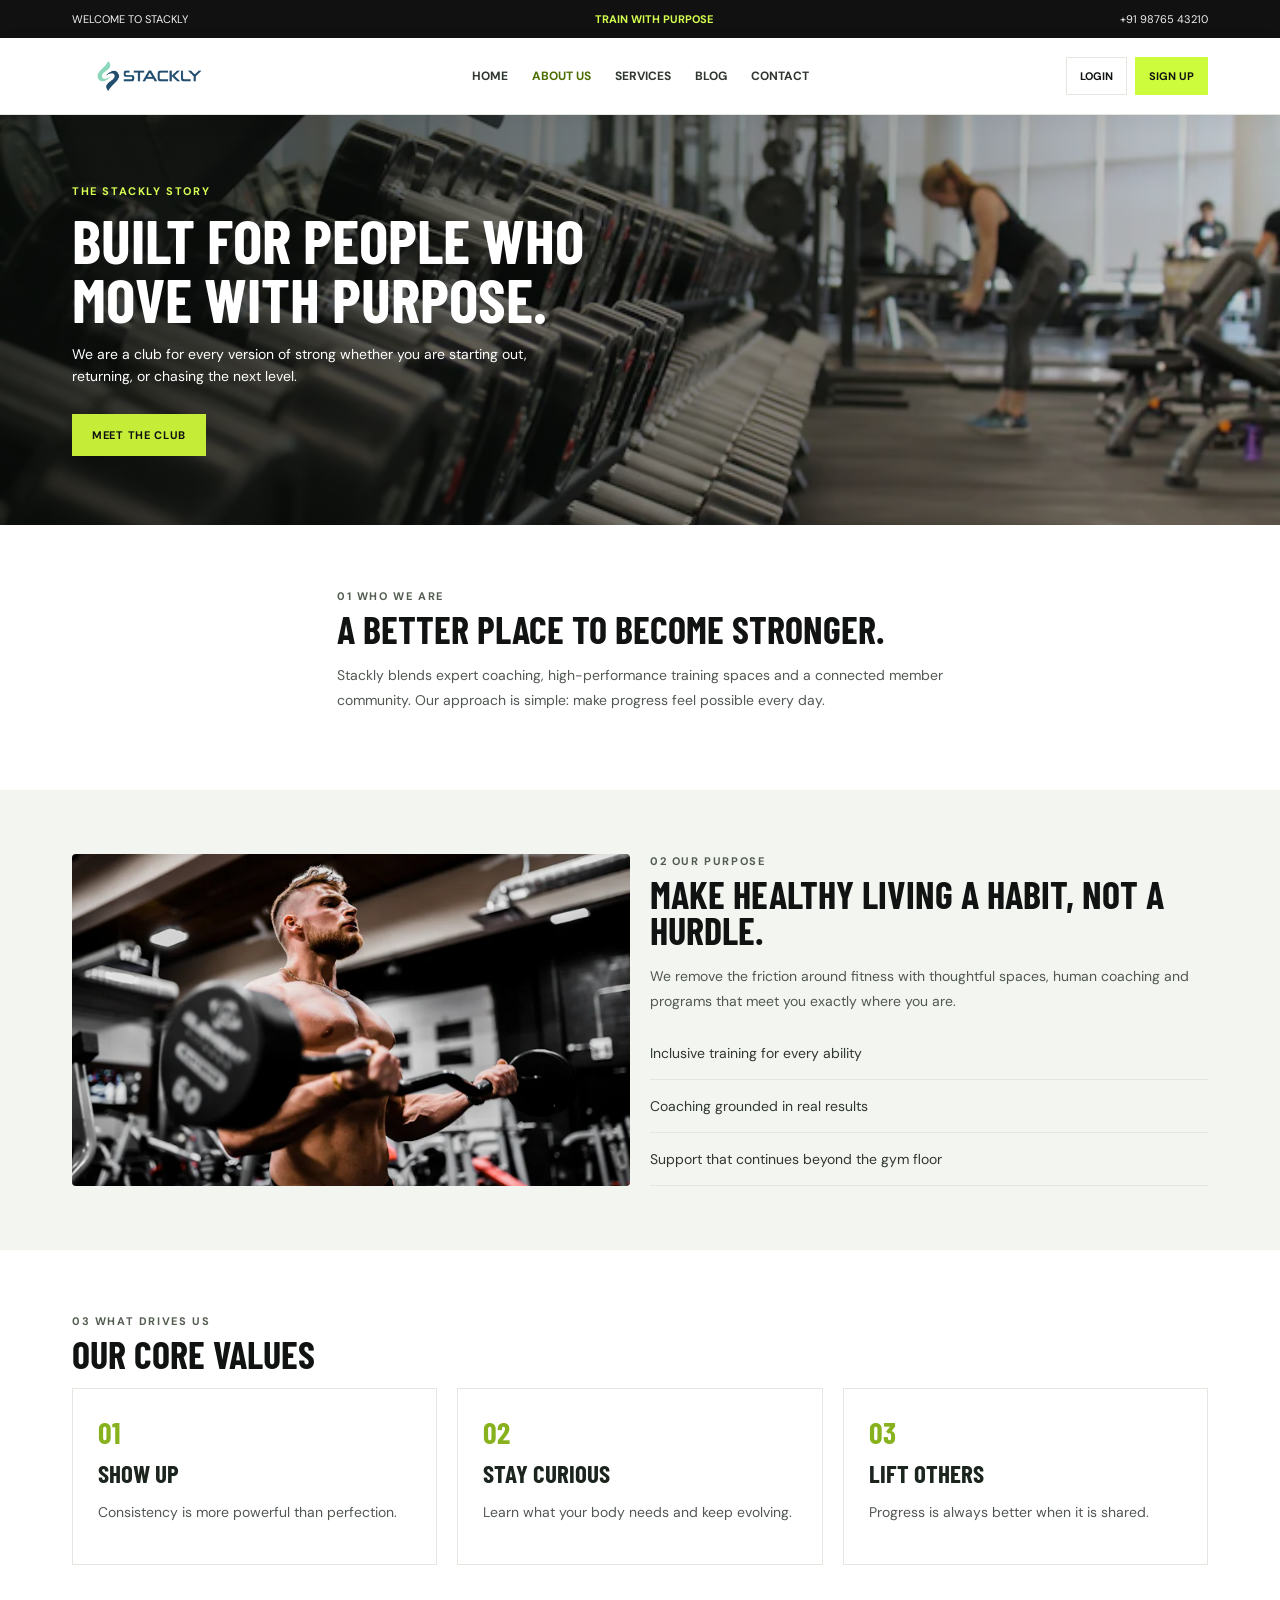
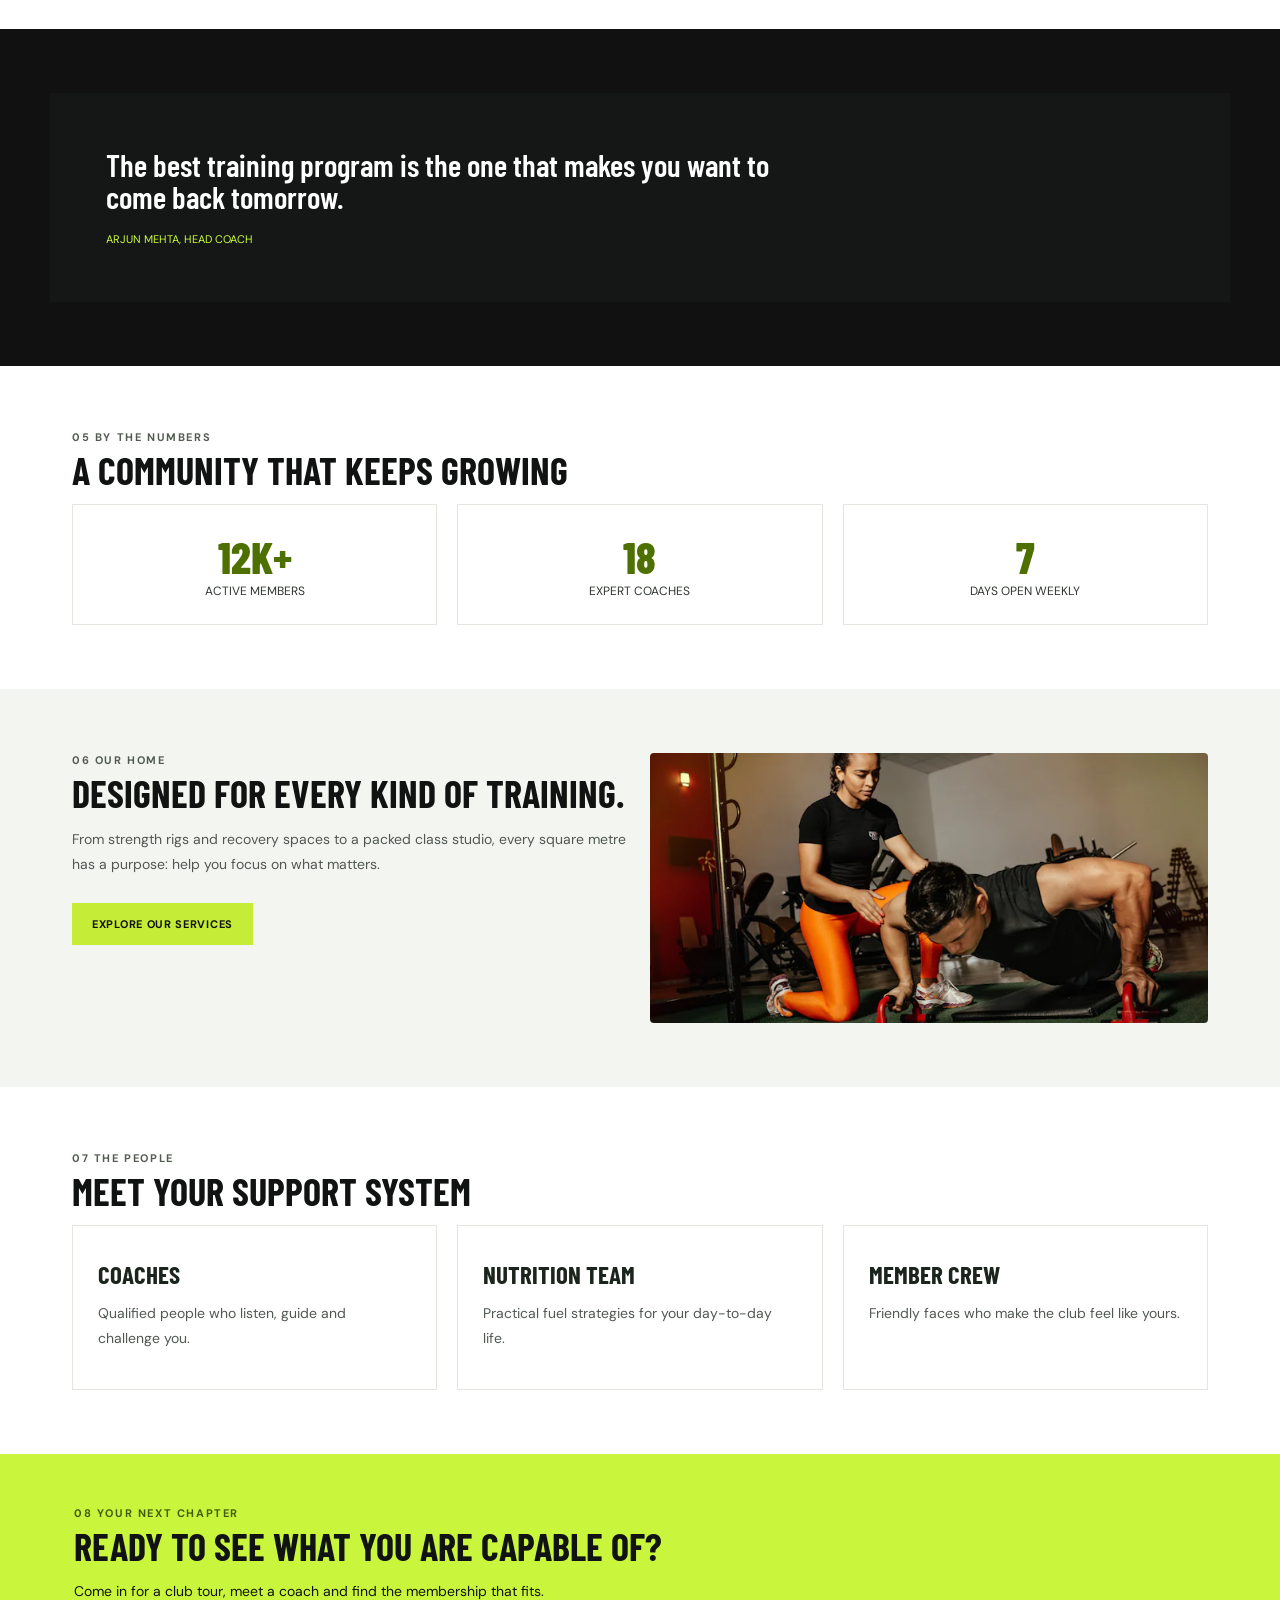
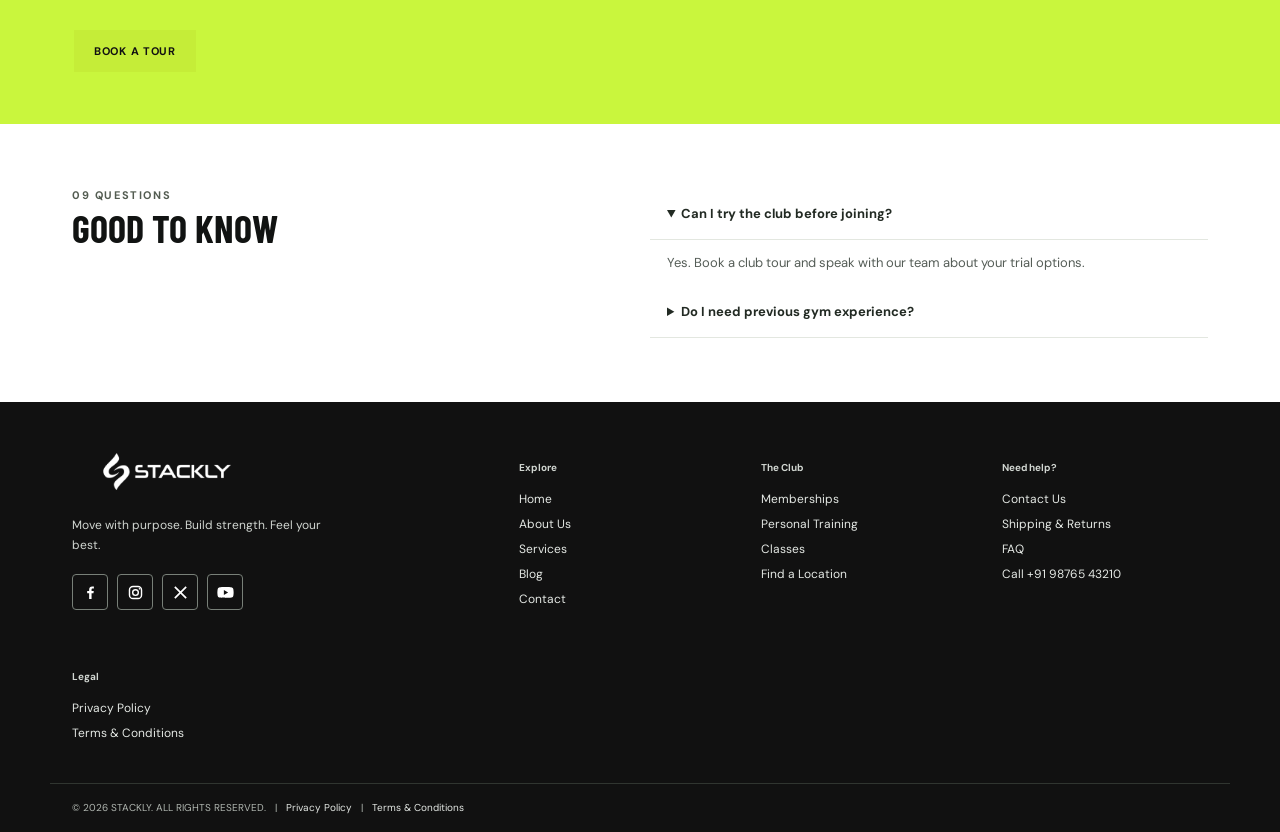
<file: about.html>
<!doctype html><html lang="en"><head><meta charset="utf-8"><meta name="viewport" content="width=device-width,initial-scale=1"><title>About Us | IRONCORE</title><link rel="stylesheet" href="pages.css">  <link rel="stylesheet" href="responsive.css">
</head><body><div class="top"><div class="wrap">WELCOME TO IRONCORE <b> YOUR STRONGEST SELF STARTS HERE</b><span>+91 98765 43210</span></div></div><nav><div class="wrap"><a class="logo" href="index.html">IRONCORE<span>GYM & HEALTH CLUB</span></a><div class="links"><a href="index.html">HOME</a><a class="active" href="about.html">ABOUT US</a><a href="services.html">SERVICES</a><a href="blog.html">BLOG</a><a href="contact.html">CONTACT</a></div><a class="menu" href="contact.html">JOIN NOW  </a></div></nav><header class="hero" style="background-image:url('assets/1534438327276-14e5300c3a48.webp')"><div class="wrap"><div class="eyebrow">The IRONCORE story</div><h1>Built for people who move with purpose.</h1><p>We are a club for every version of strong whether you are starting out, returning, or chasing the next level.</p><a class="btn" href="contact.html">Meet the club  </a></div></header><section class="section"><div class="wrap intro"><div class="eyebrow">01  Who we are</div><h2>A better place to become stronger.</h2><p>IRONCORE blends expert coaching, high-performance training spaces and a connected member community. Our approach is simple: make progress feel possible every day.</p></div></section><section class="section soft"><div class="wrap grid two"><div class="image" style="background-image:url('assets/1581009146145-b5ef050c2e1e.webp')"></div><div><div class="eyebrow">02  Our purpose</div><h2>Make healthy living a habit, not a hurdle.</h2><p class="copy">We remove the friction around fitness with thoughtful spaces, human coaching and programs that meet you exactly where you are.</p><ul class="list"><li>Inclusive training for every ability</li><li>Coaching grounded in real results</li><li>Support that continues beyond the gym floor</li></ul></div></div></section><section class="section"><div class="wrap"><div class="eyebrow">03  What drives us</div><h2>Our core values</h2><div class="grid"><div class="card"><div class="num">01</div><h3>Show up</h3><p class="copy">Consistency is more powerful than perfection.</p></div><div class="card"><div class="num">02</div><h3>Stay curious</h3><p class="copy">Learn what your body needs and keep evolving.</p></div><div class="card"><div class="num">03</div><h3>Lift others</h3><p class="copy">Progress is always better when it is shared.</p></div></div></div></section><section class="section dark"><div class="wrap quote"><p>The best training program is the one that makes you want to come back tomorrow.</p><small> ARJUN MEHTA, HEAD COACH</small></div></section><section class="section"><div class="wrap"><div class="eyebrow">05  By the numbers</div><h2>A community that keeps growing</h2><div class="grid"><div class="stat"><b>12K+</b>ACTIVE MEMBERS</div><div class="stat"><b>18</b>EXPERT COACHES</div><div class="stat"><b>7</b>DAYS OPEN WEEKLY</div></div></div></section><section class="section soft"><div class="wrap grid two"><div><div class="eyebrow">06  Our home</div><h2>Designed for every kind of training.</h2><p class="copy">From strength rigs and recovery spaces to a packed class studio, every square metre has a purpose: help you focus on what matters.</p><a class="btn" href="services.html">Explore our services  </a></div><div class="image" style="background-image:url('assets/1571019614242-c5c5dee9f50b.webp')"></div></div></section><section class="section"><div class="wrap"><div class="eyebrow">07  The people</div><h2>Meet your support system</h2><div class="grid"><div class="card"><h3>Coaches</h3><p class="copy">Qualified people who listen, guide and challenge you.</p></div><div class="card"><h3>Nutrition team</h3><p class="copy">Practical fuel strategies for your day-to-day life.</p></div><div class="card"><h3>Member crew</h3><p class="copy">Friendly faces who make the club feel like yours.</p></div></div></div></section><section class="section banner"><div class="wrap"><div class="eyebrow" style="color:#455c0c">08  Your next chapter</div><h2>Ready to see what you are capable of?</h2><p>Come in for a club tour, meet a coach and find the membership that fits.</p><a class="btn dark" href="404.html">Book a tour  </a></div></section><section class="section"><div class="wrap grid two"><div><div class="eyebrow">09  Questions</div><h2>Good to know</h2></div><div class="faq"><details open><summary>Can I try the club before joining?</summary><p>Yes. Book a club tour and speak with our team about your trial options.</p></details><details><summary>Do I need previous gym experience?</summary><p>Not at all. Our coaches will help you start safely and confidently.</p></details></div></div></section><footer><div class="wrap footergrid"><div><a class="logo" href="index.html" style="color:#fff">IRONCORE<span>GYM & HEALTH CLUB</span></a><p>Train hard. Recover well. Keep going.</p></div><div><h4>Explore</h4><ul><li>About Us</li><li>Services</li><li>Blog</li></ul></div><div><h4>Visit</h4><ul><li>Find a Club</li><li>Contact Us</li><li>Memberships</li></ul></div></div><div class="wrap copyright"> 2026 IRONCORE GYM & HEALTH CLUB</div></footer><script src="site.js"></script></body></html>
</file>
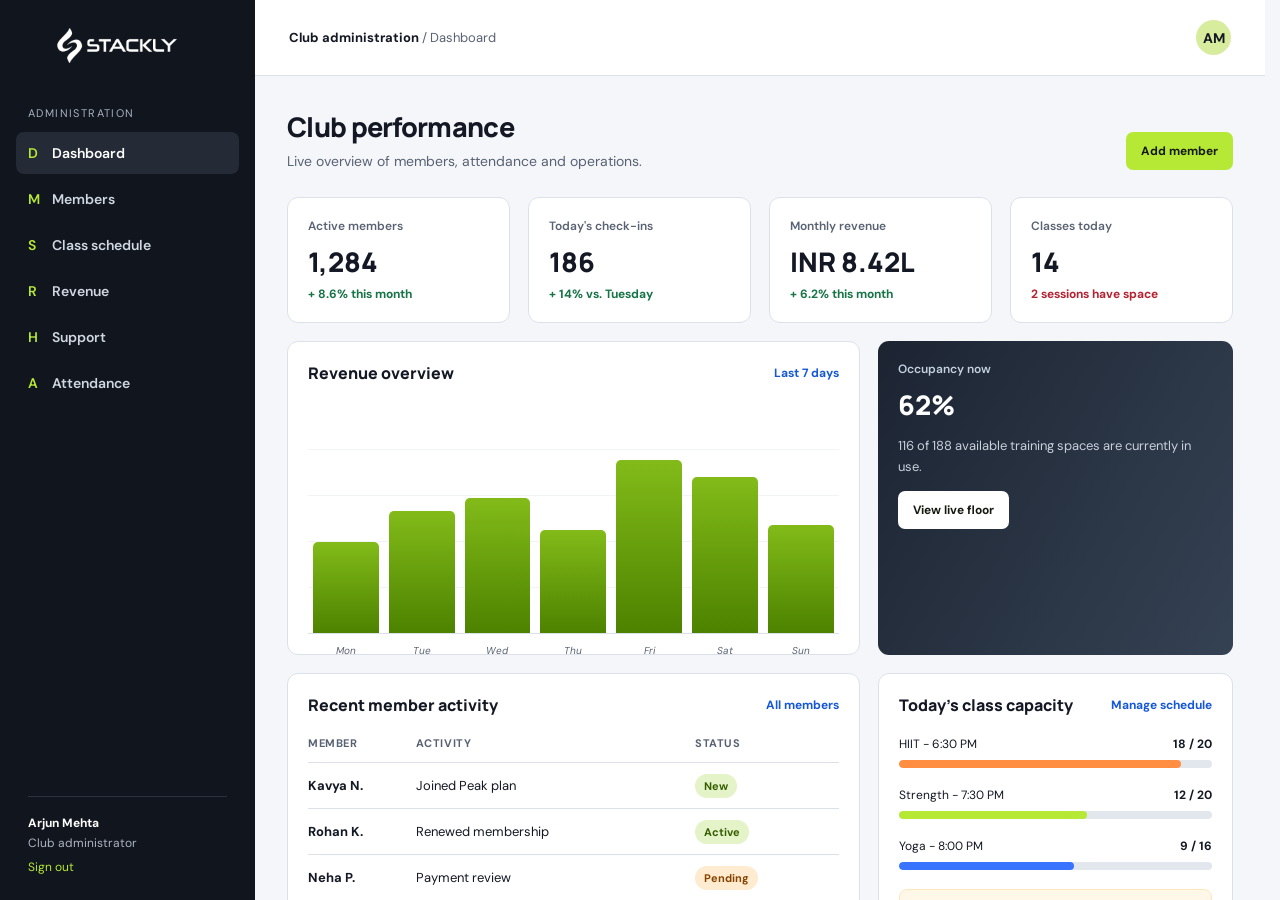
<file: admin-dashboard.html>
<!doctype html><html lang="en"><head><meta charset="utf-8"><meta name="viewport" content="width=device-width,initial-scale=1"><title>Admin Dashboard | IRONCORE</title><link rel="stylesheet" href="dashboard.css">  <link rel="stylesheet" href="responsive.css">
</head><body><div class="dash"><aside class="sidebar"><a class="dash-brand" href="admin-dashboard.html" aria-label="Admin dashboard overview">STACKLY</a><div class="workspace">Administration</div><nav class="side-nav"><a class="active" href="admin-dashboard.html"><span class="nav-icon">D</span>Dashboard</a><a href="#members"><span class="nav-icon">M</span>Members</a><a href="#schedule"><span class="nav-icon">S</span>Class schedule</a><a href="#revenue"><span class="nav-icon">R</span>Revenue</a><a href="contact.html"><span class="nav-icon">H</span>Support</a></nav><div class="account"><b>Arjun Mehta</b>Club administrator<br><a href="login.html" style="color:#b6e936;text-decoration:none;display:inline-block;margin-top:8px">Sign out</a></div></aside><main class="main"><header class="topnav"><button class="mobile-menu-toggle" type="button" aria-label="Open dashboard menu" aria-expanded="false"><span></span><span></span><span></span></button><div class="crumb"><b>Club administration</b> / Dashboard</div><div class="top-actions"><span class="avatar">AM</span></div></header><div class="content"><div class="heading"><div><h1>Club performance</h1><p>Live overview of members, attendance and operations.</p></div><button class="btn" data-dashboard-action="Add member">Add member</button></div><section class="stats"><div class="card"><div class="card-label">Active members</div><div class="metric">1,284</div><div class="trend">+ 8.6% this month</div></div><div class="card"><div class="card-label">Today's check-ins</div><div class="metric">186</div><div class="trend">+ 14% vs. Tuesday</div></div><div class="card"><div class="card-label">Monthly revenue</div><div class="metric">INR 8.42L</div><div class="trend">+ 6.2% this month</div></div><div class="card"><div class="card-label">Classes today</div><div class="metric">14</div><div class="trend down">2 sessions have space</div></div></section><section class="dash-grid"><div class="card" id="revenue"><div class="card-top"><h2>Revenue overview</h2><a href="#revenue">Last 7 days</a></div><div class="chart"><i class="bar" style="height:43%"><span>Mon</span></i><i class="bar" style="height:58%"><span>Tue</span></i><i class="bar" style="height:64%"><span>Wed</span></i><i class="bar" style="height:49%"><span>Thu</span></i><i class="bar" style="height:82%"><span>Fri</span></i><i class="bar" style="height:74%"><span>Sat</span></i><i class="bar" style="height:51%"><span>Sun</span></i></div></div><div class="card admin-feature"><div class="card-label" style="color:#c5d0df">Occupancy now</div><div class="metric">62%</div><p>116 of 188 available training spaces are currently in use.</p><button class="btn" data-dashboard-action="View live floor">View live floor</button></div><div class="card" id="members"><div class="card-top"><h2>Recent member activity</h2><a href="#members">All members</a></div><table class="table"><thead><tr><th>Member</th><th>Activity</th><th>Status</th></tr></thead><tbody><tr><td><b>Kavya N.</b></td><td>Joined Peak plan</td><td><span class="tag">New</span></td></tr><tr><td><b>Rohan K.</b></td><td>Renewed membership</td><td><span class="tag">Active</span></td></tr><tr><td><b>Neha P.</b></td><td>Payment review</td><td><span class="tag warn">Pending</span></td></tr><tr><td><b>Aditya S.</b></td><td>Booked personal training</td><td><span class="tag">Confirmed</span></td></tr></tbody></table></div><div class="card" id="schedule"><div class="card-top"><h2>Today's class capacity</h2><a href="#schedule">Manage schedule</a></div><div class="progress-row"><div class="progress-meta"><span>HIIT  -  6:30 PM</span><b>18 / 20</b></div><div class="track"><div class="fill" style="width:90%;background:#ff8e42"></div></div></div><div class="progress-row"><div class="progress-meta"><span>Strength  -  7:30 PM</span><b>12 / 20</b></div><div class="track"><div class="fill" style="width:60%"></div></div></div><div class="progress-row"><div class="progress-meta"><span>Yoga  -  8:00 PM</span><b>9 / 16</b></div><div class="track"><div class="fill" style="width:56%;background:#3874ff"></div></div></div><div class="notice">Two classes are close to capacity. Consider opening a waitlist.</div></div></section></div></main></div><footer class="dash-footer"><div class="dash-footer-inner"><a class="logo" href="index.html">STACKLY</a><span>Move with purpose. Build strength. Feel your best.</span><div class="socials"><a href="404.html" aria-label="Facebook">FB</a><a href="404.html" aria-label="Instagram">IG</a><a href="404.html" aria-label="X">X</a><a href="404.html" aria-label="YouTube">YT</a></div><small>Copyright 2026 STACKLY</small></div></footer><script src="dashboard.js"></script><script src="site.js"></script></body></html>
</file>
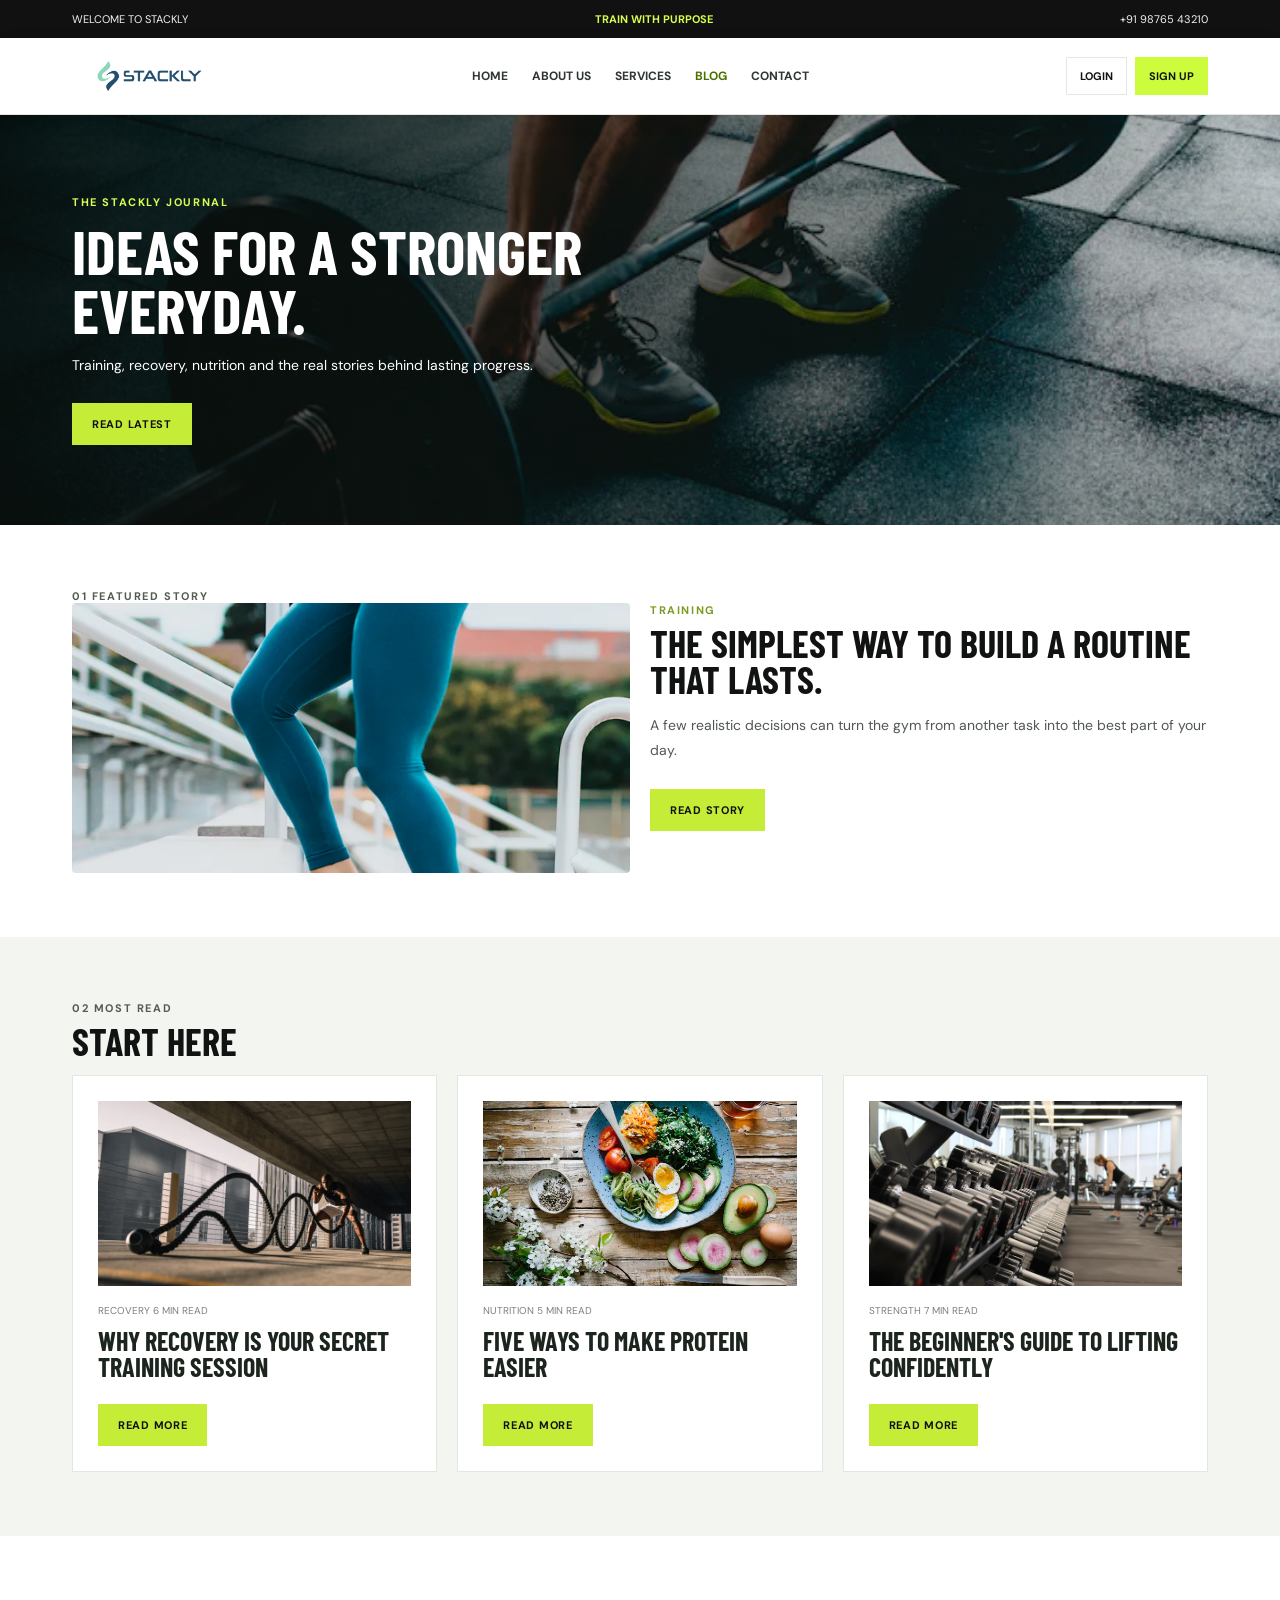
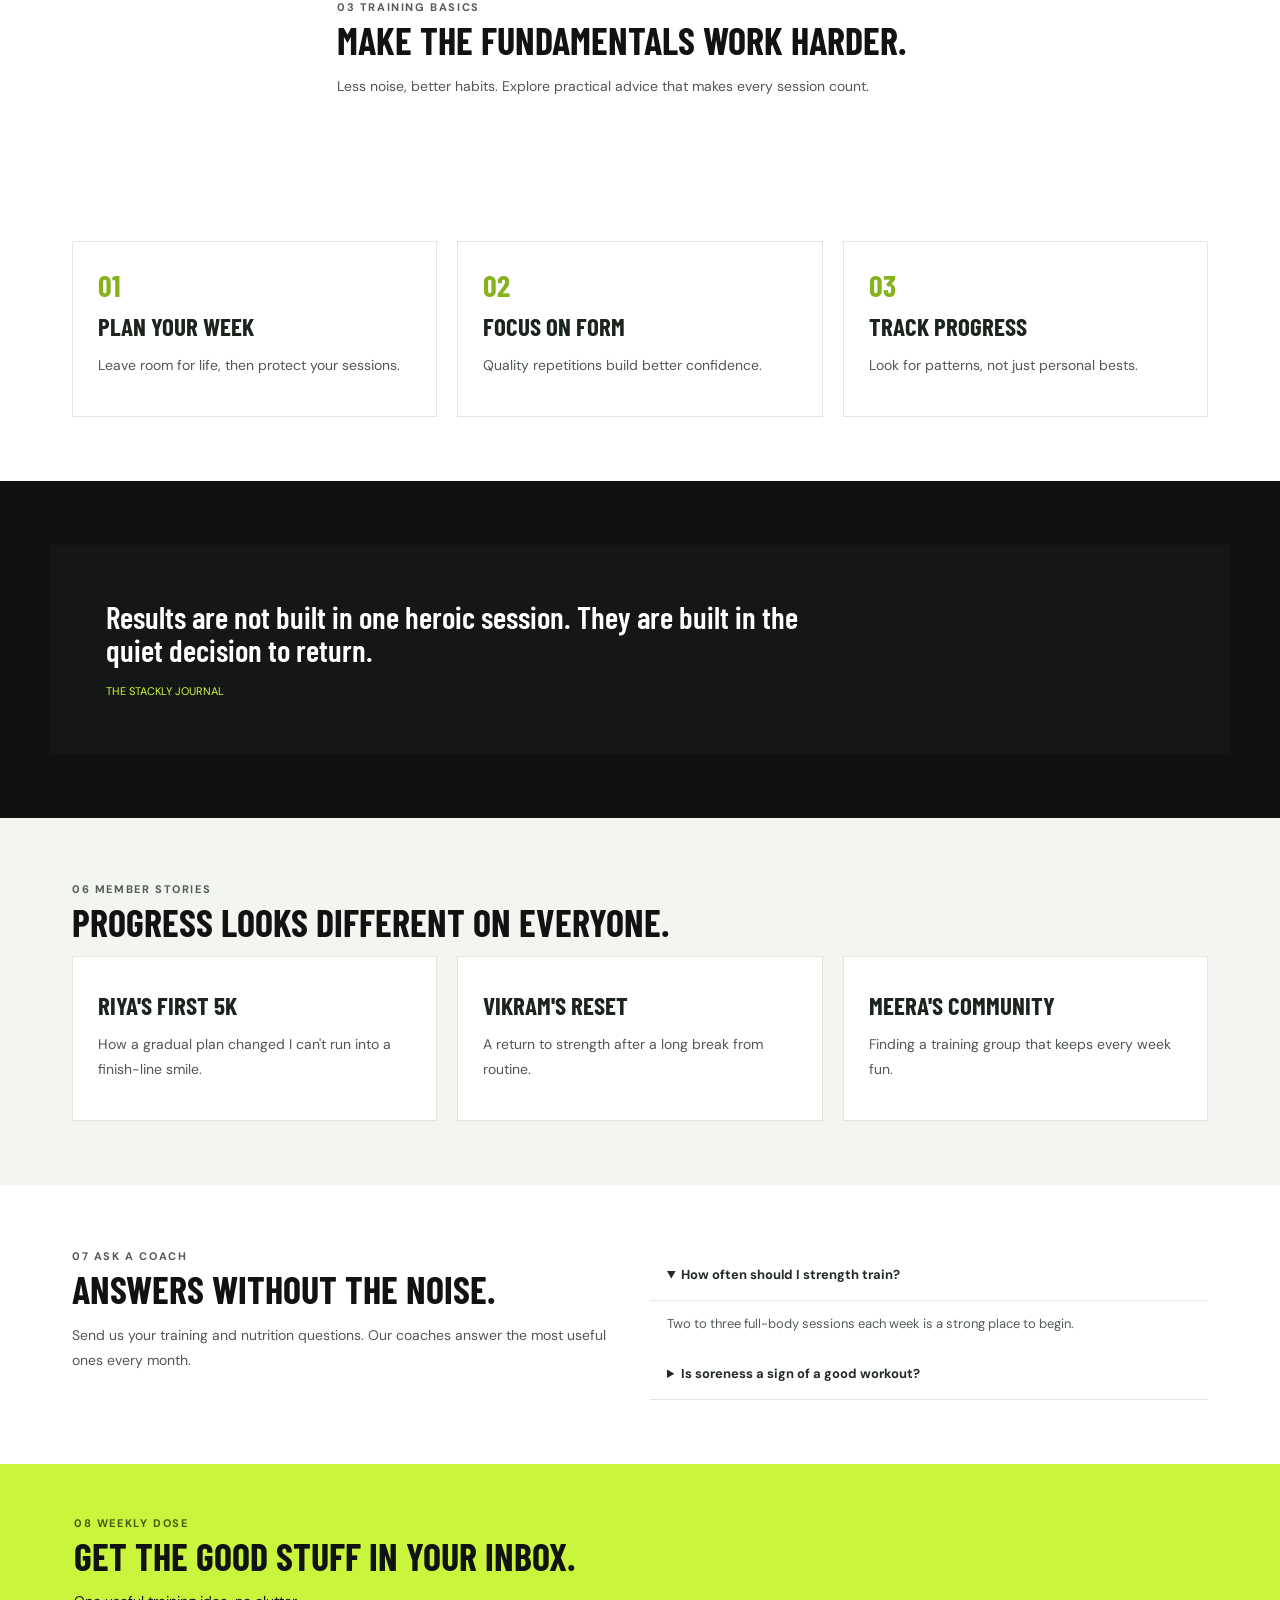
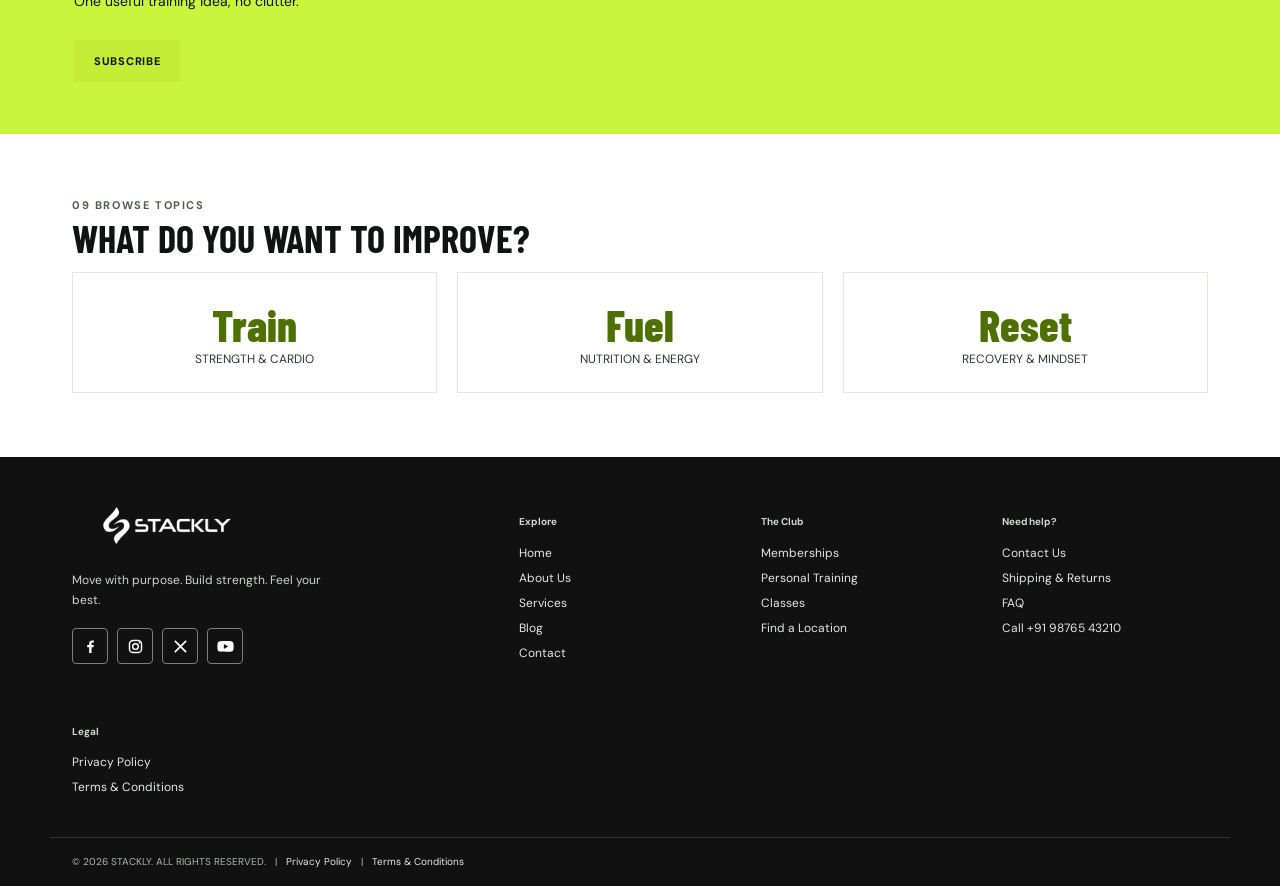
<file: blog.html>
<!doctype html><html lang="en"><head><meta charset="utf-8"><meta name="viewport" content="width=device-width,initial-scale=1"><title>Blog | IRONCORE</title><link rel="stylesheet" href="pages.css">  <link rel="stylesheet" href="responsive.css">
</head><body><div class="top"><div class="wrap">WELCOME TO IRONCORE <b> THE JOURNAL</b><span>+91 98765 43210</span></div></div><nav><div class="wrap"><a class="logo" href="index.html">IRONCORE<span>GYM & HEALTH CLUB</span></a><div class="links"><a href="index.html">HOME</a><a href="about.html">ABOUT US</a><a href="services.html">SERVICES</a><a class="active" href="blog.html">BLOG</a><a href="contact.html">CONTACT</a></div><a class="menu" href="contact.html">JOIN NOW  </a></div></nav><header class="hero" style="background-image:url('assets/1517836357463-d25dfeac3438.webp')"><div class="wrap"><div class="eyebrow">The IRONCORE journal</div><h1>Ideas for a stronger everyday.</h1><p>Training, recovery, nutrition and the real stories behind lasting progress.</p><a class="btn" href="404.html">Read latest  </a></div></header><section class="section" id="latest"><div class="wrap"><div class="eyebrow">01  Featured story</div><div class="grid two"><div class="image" style="background-image:url('assets/1538805060514-97d9cc17730c.webp')"></div><div><div class="eyebrow" style="color:#799c23">Training</div><h2>The simplest way to build a routine that lasts.</h2><p class="copy">A few realistic decisions can turn the gym from another task into the best part of your day.</p><a class="btn" href="404.html">Read story  </a></div></div></div></section><section class="section soft"><div class="wrap"><div class="eyebrow">02  Most read</div><h2>Start here</h2><div class="grid"><article class="post card"><img src="assets/1599058917212-d750089bc07e.webp" alt="Recovery"><div class="meta">Recovery  6 min read</div><h3>Why recovery is your secret training session</h3><a class="btn" href="404.html">Read more  </a></article><article class="post card"><img src="assets/1490645935967-10de6ba17061.webp" alt="Nutrition"><div class="meta">Nutrition  5 min read</div><h3>Five ways to make protein easier</h3><a class="btn" href="404.html">Read more  </a></article><article class="post card"><img src="assets/1534438327276-14e5300c3a48.webp" alt="Strength"><div class="meta">Strength  7 min read</div><h3>The beginner's guide to lifting confidently</h3><a class="btn" href="404.html">Read more  </a></article></div></div></section><section class="section"><div class="wrap intro"><div class="eyebrow">03  Training basics</div><h2>Make the fundamentals work harder.</h2><p>Less noise, better habits. Explore practical advice that makes every session count.</p></div></section><section class="section"><div class="wrap grid"><div class="card"><div class="num">01</div><h3>Plan your week</h3><p class="copy">Leave room for life, then protect your sessions.</p></div><div class="card"><div class="num">02</div><h3>Focus on form</h3><p class="copy">Quality repetitions build better confidence.</p></div><div class="card"><div class="num">03</div><h3>Track progress</h3><p class="copy">Look for patterns, not just personal bests.</p></div></div></section><section class="section dark"><div class="wrap quote"><p>Results are not built in one heroic session. They are built in the quiet decision to return.</p><small> THE IRONCORE JOURNAL</small></div></section><section class="section soft"><div class="wrap"><div class="eyebrow">06  Member stories</div><h2>Progress looks different on everyone.</h2><div class="grid"><div class="card"><h3>Riya's first 5K</h3><p class="copy">How a gradual plan changed I can't run into a finish-line smile.</p></div><div class="card"><h3>Vikram's reset</h3><p class="copy">A return to strength after a long break from routine.</p></div><div class="card"><h3>Meera's community</h3><p class="copy">Finding a training group that keeps every week fun.</p></div></div></div></section><section class="section"><div class="wrap grid two"><div><div class="eyebrow">07  Ask a coach</div><h2>Answers without the noise.</h2><p class="copy">Send us your training and nutrition questions. Our coaches answer the most useful ones every month.</p></div><div class="faq"><details open><summary>How often should I strength train?</summary><p>Two to three full-body sessions each week is a strong place to begin.</p></details><details><summary>Is soreness a sign of a good workout?</summary><p>Not necessarily, progress comes from good programming and recovery.</p></details></div></div></section><section class="section banner"><div class="wrap"><div class="eyebrow" style="color:#455c0c">08  Weekly dose</div><h2>Get the good stuff in your inbox.</h2><p>One useful training idea, no clutter.</p><a class="btn dark" href="404.html">Subscribe  </a></div></section><section class="section"><div class="wrap"><div class="eyebrow">09  Browse topics</div><h2>What do you want to improve?</h2><div class="grid"><div class="stat"><b>Train</b>STRENGTH & CARDIO</div><div class="stat"><b>Fuel</b>NUTRITION & ENERGY</div><div class="stat"><b>Reset</b>RECOVERY & MINDSET</div></div></div></section><footer><div class="wrap footergrid"><div><a class="logo" href="index.html" style="color:#fff">IRONCORE<span>GYM & HEALTH CLUB</span></a><p>Train hard. Recover well. Keep going.</p></div><div><h4>Explore</h4><ul><li>About Us</li><li>Services</li><li>Blog</li></ul></div><div><h4>Visit</h4><ul><li>Find a Club</li><li>Contact Us</li><li>Memberships</li></ul></div></div><div class="wrap copyright"> 2026 IRONCORE GYM & HEALTH CLUB</div></footer><script src="site.js"></script></body></html>
</file>
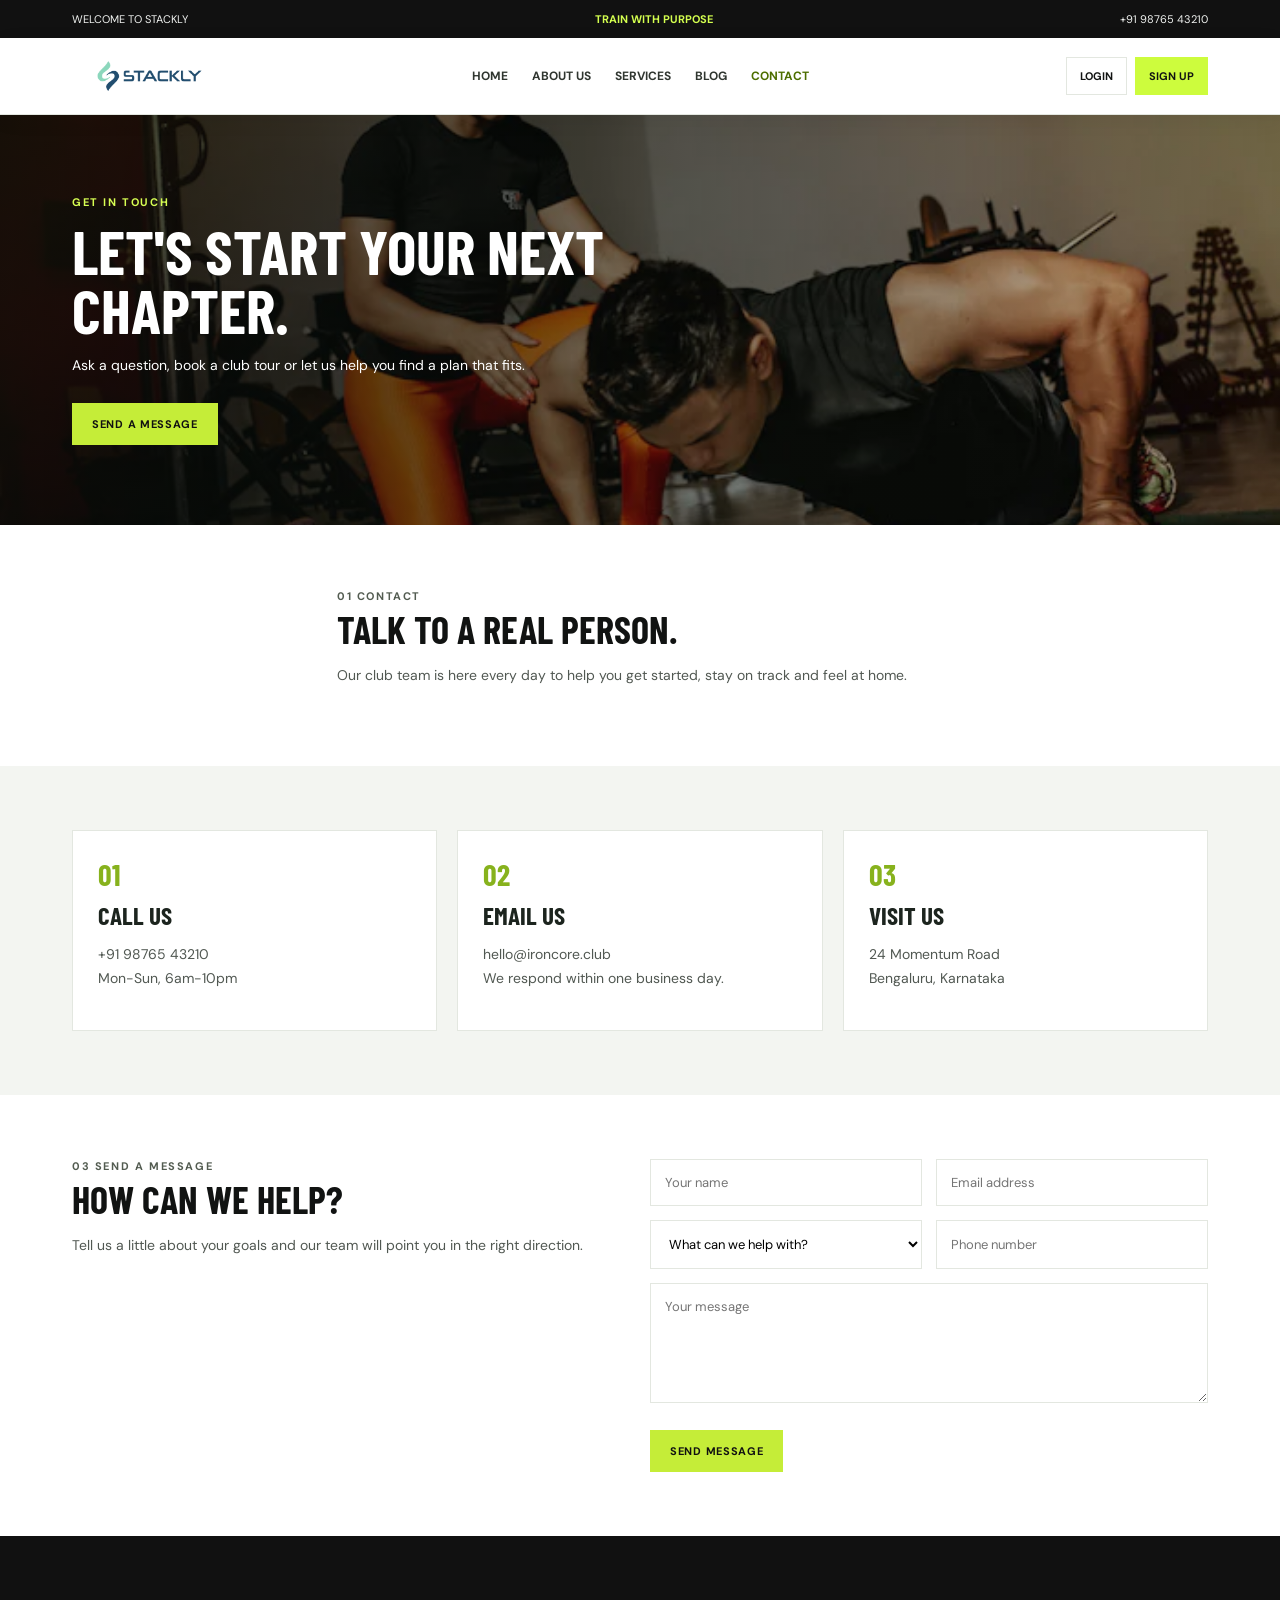
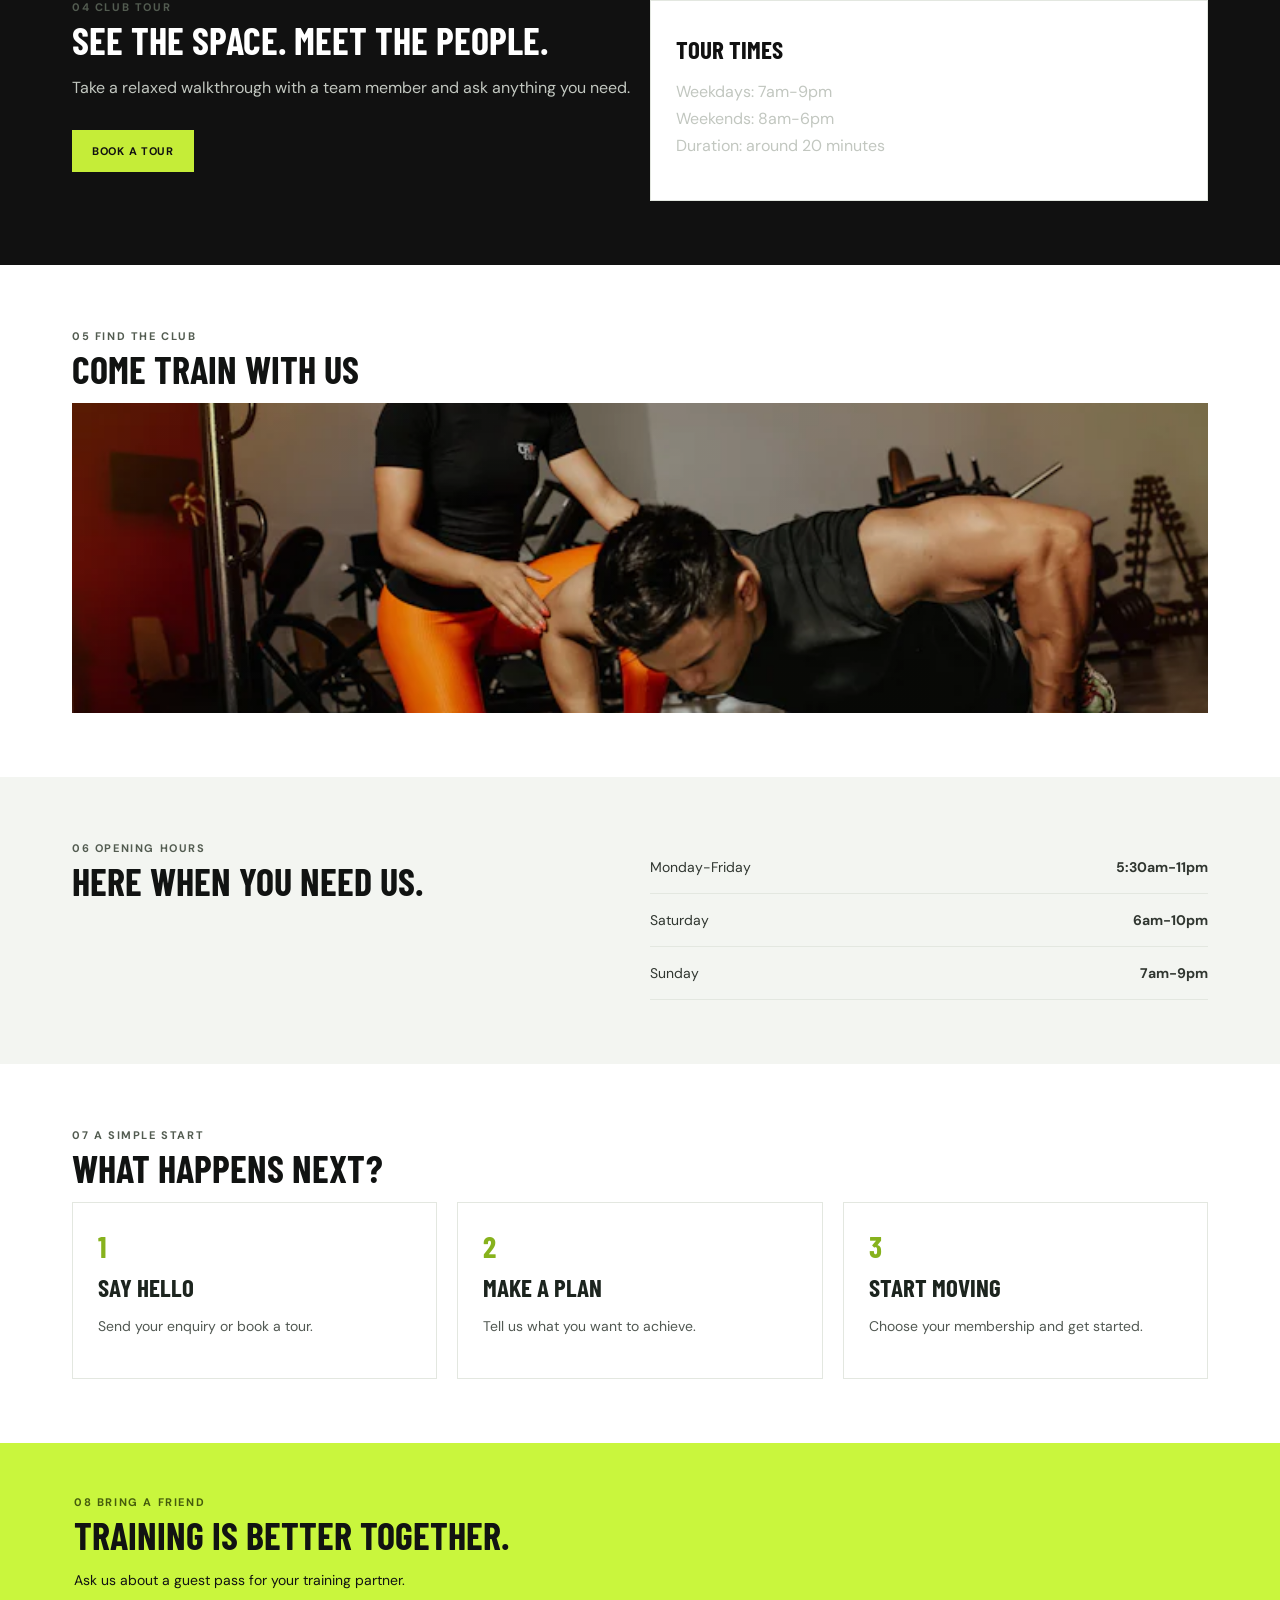
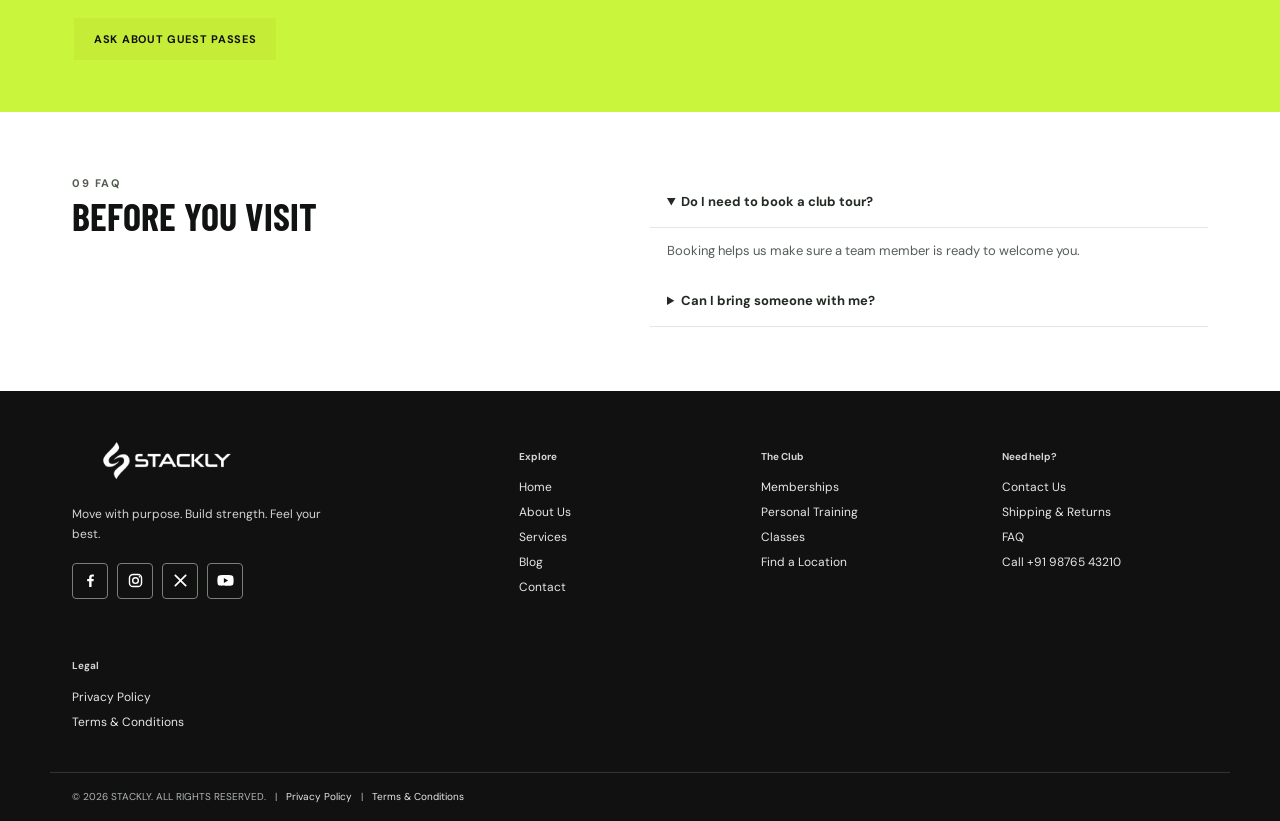
<file: contact.html>
<!doctype html><html lang="en"><head><meta charset="utf-8"><meta name="viewport" content="width=device-width,initial-scale=1"><title>Contact | IRONCORE</title><link rel="stylesheet" href="pages.css">  <link rel="stylesheet" href="responsive.css">
</head><body><div class="top"><div class="wrap">WELCOME TO IRONCORE <b> WE WOULD LOVE TO HEAR FROM YOU</b><span>+91 98765 43210</span></div></div><nav><div class="wrap"><a class="logo" href="index.html">IRONCORE<span>GYM & HEALTH CLUB</span></a><div class="links"><a href="index.html">HOME</a><a href="about.html">ABOUT US</a><a href="services.html">SERVICES</a><a href="blog.html">BLOG</a><a class="active" href="contact.html">CONTACT</a></div><a class="menu" href="404.html">JOIN NOW  </a></div></nav><header class="hero" style="background-image:url('assets/1571019614242-c5c5dee9f50b.webp')"><div class="wrap"><div class="eyebrow">Get in touch</div><h1>Let's start your next chapter.</h1><p>Ask a question, book a club tour or let us help you find a plan that fits.</p><a class="btn" href="404.html">Send a message  </a></div></header><section class="section"><div class="wrap intro"><div class="eyebrow">01  Contact</div><h2>Talk to a real person.</h2><p>Our club team is here every day to help you get started, stay on track and feel at home.</p></div></section><section class="section soft"><div class="wrap grid"><div class="card"><div class="num">01</div><h3>Call us</h3><p class="copy"><a href="404.html">+91 98765 43210</a><br>Mon-Sun, 6am-10pm</p></div><div class="card"><div class="num">02</div><h3>Email us</h3><p class="copy">hello@ironcore.club<br>We respond within one business day.</p></div><div class="card"><div class="num">03</div><h3>Visit us</h3><p class="copy">24 Momentum Road<br>Bengaluru, Karnataka</p></div></div></section><section class="section" id="contact-form"><div class="wrap grid two"><div><div class="eyebrow">03  Send a message</div><h2>How can we help?</h2><p class="copy">Tell us a little about your goals and our team will point you in the right direction.</p></div><form class="form"><input placeholder="Your name"><input type="email" placeholder="Email address"><select><option>What can we help with?</option><option>Membership</option><option>Personal training</option><option>Club tour</option></select><input type="tel" placeholder="Phone number"><textarea placeholder="Your message"></textarea><button class="btn" type="button">Send message  </button></form></div></section><section class="section dark"><div class="wrap grid two"><div><div class="eyebrow">04  Club tour</div><h2>See the space. Meet the people.</h2><p class="copy">Take a relaxed walkthrough with a team member and ask anything you need.</p><a class="btn" href="404.html">Book a tour  </a></div><div class="card"><h3 style="color:#111">Tour times</h3><p class="copy">Weekdays: 7am-9pm<br>Weekends: 8am-6pm<br>Duration: around 20 minutes</p></div></div></section><section class="section"><div class="wrap"><div class="eyebrow">05  Find the club</div><h2>Come train with us</h2><div class="map"></div></div></section><section class="section soft"><div class="wrap grid two"><div><div class="eyebrow">06  Opening hours</div><h2>Here when you need us.</h2></div><ul class="list"><li>Monday-Friday <b style="float:right">5:30am-11pm</b></li><li>Saturday <b style="float:right">6am-10pm</b></li><li>Sunday <b style="float:right">7am-9pm</b></li></ul></div></section><section class="section"><div class="wrap"><div class="eyebrow">07  A simple start</div><h2>What happens next?</h2><div class="grid"><div class="card"><div class="num">1</div><h3>Say hello</h3><p class="copy">Send your enquiry or book a tour.</p></div><div class="card"><div class="num">2</div><h3>Make a plan</h3><p class="copy">Tell us what you want to achieve.</p></div><div class="card"><div class="num">3</div><h3>Start moving</h3><p class="copy">Choose your membership and get started.</p></div></div></div></section><section class="section banner"><div class="wrap"><div class="eyebrow" style="color:#455c0c">08  Bring a friend</div><h2>Training is better together.</h2><p>Ask us about a guest pass for your training partner.</p><a class="btn dark" href="404.html">Ask about guest passes  </a></div></section><section class="section"><div class="wrap grid two"><div><div class="eyebrow">09  FAQ</div><h2>Before you visit</h2></div><div class="faq"><details open><summary>Do I need to book a club tour?</summary><p>Booking helps us make sure a team member is ready to welcome you.</p></details><details><summary>Can I bring someone with me?</summary><p>Absolutely. Bring a friend or family member along for the tour.</p></details></div></div></section><footer><div class="wrap footergrid"><div><a class="logo" href="index.html" style="color:#fff">IRONCORE<span>GYM & HEALTH CLUB</span></a><p>Train hard. Recover well. Keep going.</p></div><div><h4>Explore</h4><ul><li>About Us</li><li>Services</li><li>Blog</li></ul></div><div><h4>Visit</h4><ul><li>Find a Club</li><li>Contact Us</li><li>Memberships</li></ul></div></div><div class="wrap copyright"> 2026 IRONCORE GYM & HEALTH CLUB</div></footer><script src="site.js"></script></body></html>
</file>
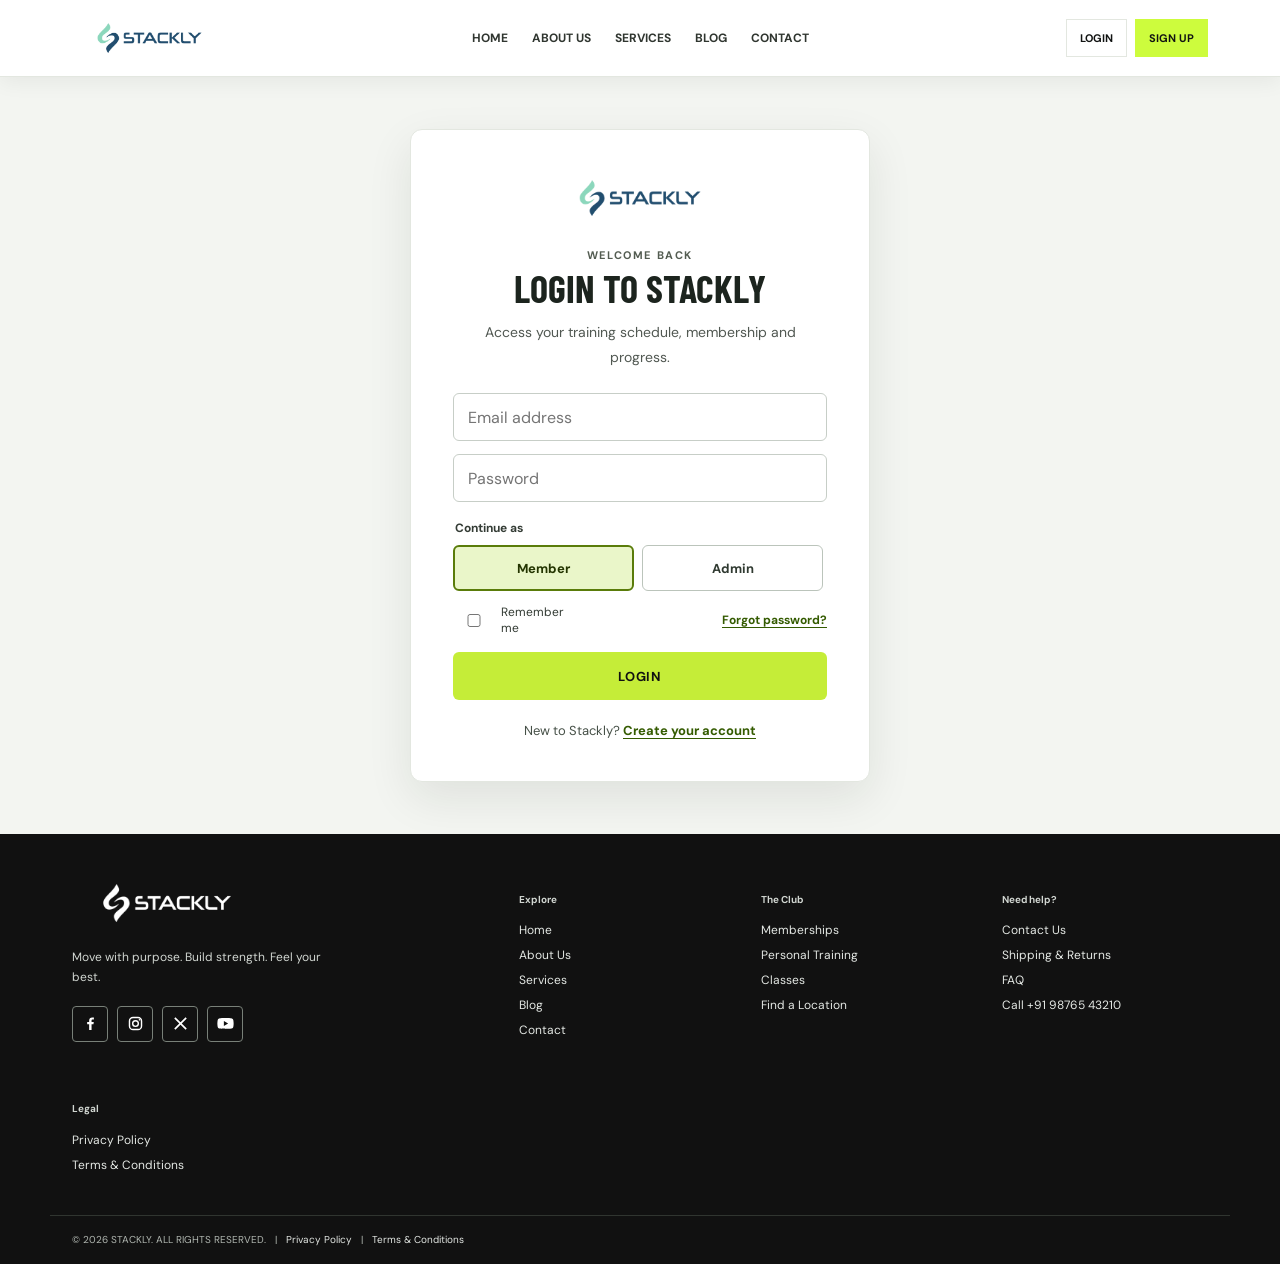
<file: login.html>
<!doctype html>
<html lang="en">
<head>
  <meta charset="utf-8">
  <meta name="viewport" content="width=device-width,initial-scale=1">
  <title>Login | Stackly</title>
  <link rel="stylesheet" href="pages.css">
  <link rel="stylesheet" href="responsive.css">
</head>
<body class="soft">
  <nav><div class="wrap"><a class="logo" href="index.html" aria-label="Stackly"></a><div class="links"><a href="index.html">HOME</a><a href="about.html">ABOUT US</a><a href="services.html">SERVICES</a><a href="blog.html">BLOG</a><a href="contact.html">CONTACT</a></div><div class="auth"><a class="login" href="login.html">LOGIN</a><a class="signup" href="signup.html">SIGN UP</a></div></div></nav>
  <main class="section auth-main"><div class="card auth-card login-card"><a class="logo" href="index.html" aria-label="Stackly"></a><div class="eyebrow">Welcome back</div><h2>Login to Stackly</h2><p class="copy">Access your training schedule, membership and progress.</p><form class="form auth-form login-form" style="margin-top:24px"><input type="email" placeholder="Email address" required><input type="password" placeholder="Password" required><fieldset class="role-picker"><legend>Continue as</legend><label><input type="radio" name="role" value="user" checked><span>Member</span></label><label><input type="radio" name="role" value="admin"><span>Admin</span></label></fieldset><div class="form-options"><label><input type="checkbox"> Remember me</label><a href="404.html">Forgot password?</a></div><button class="btn" type="submit">Login</button></form><p class="auth-switch">New to Stackly? <a href="signup.html">Create your account</a></p></div></main>
  <footer><div class="wrap copyright" style="margin-top:0;border:0"> 2026 STACKLY. ALL RIGHTS RESERVED.</div></footer>
  <script src="site.js"></script>
</body>
</html>
</file>
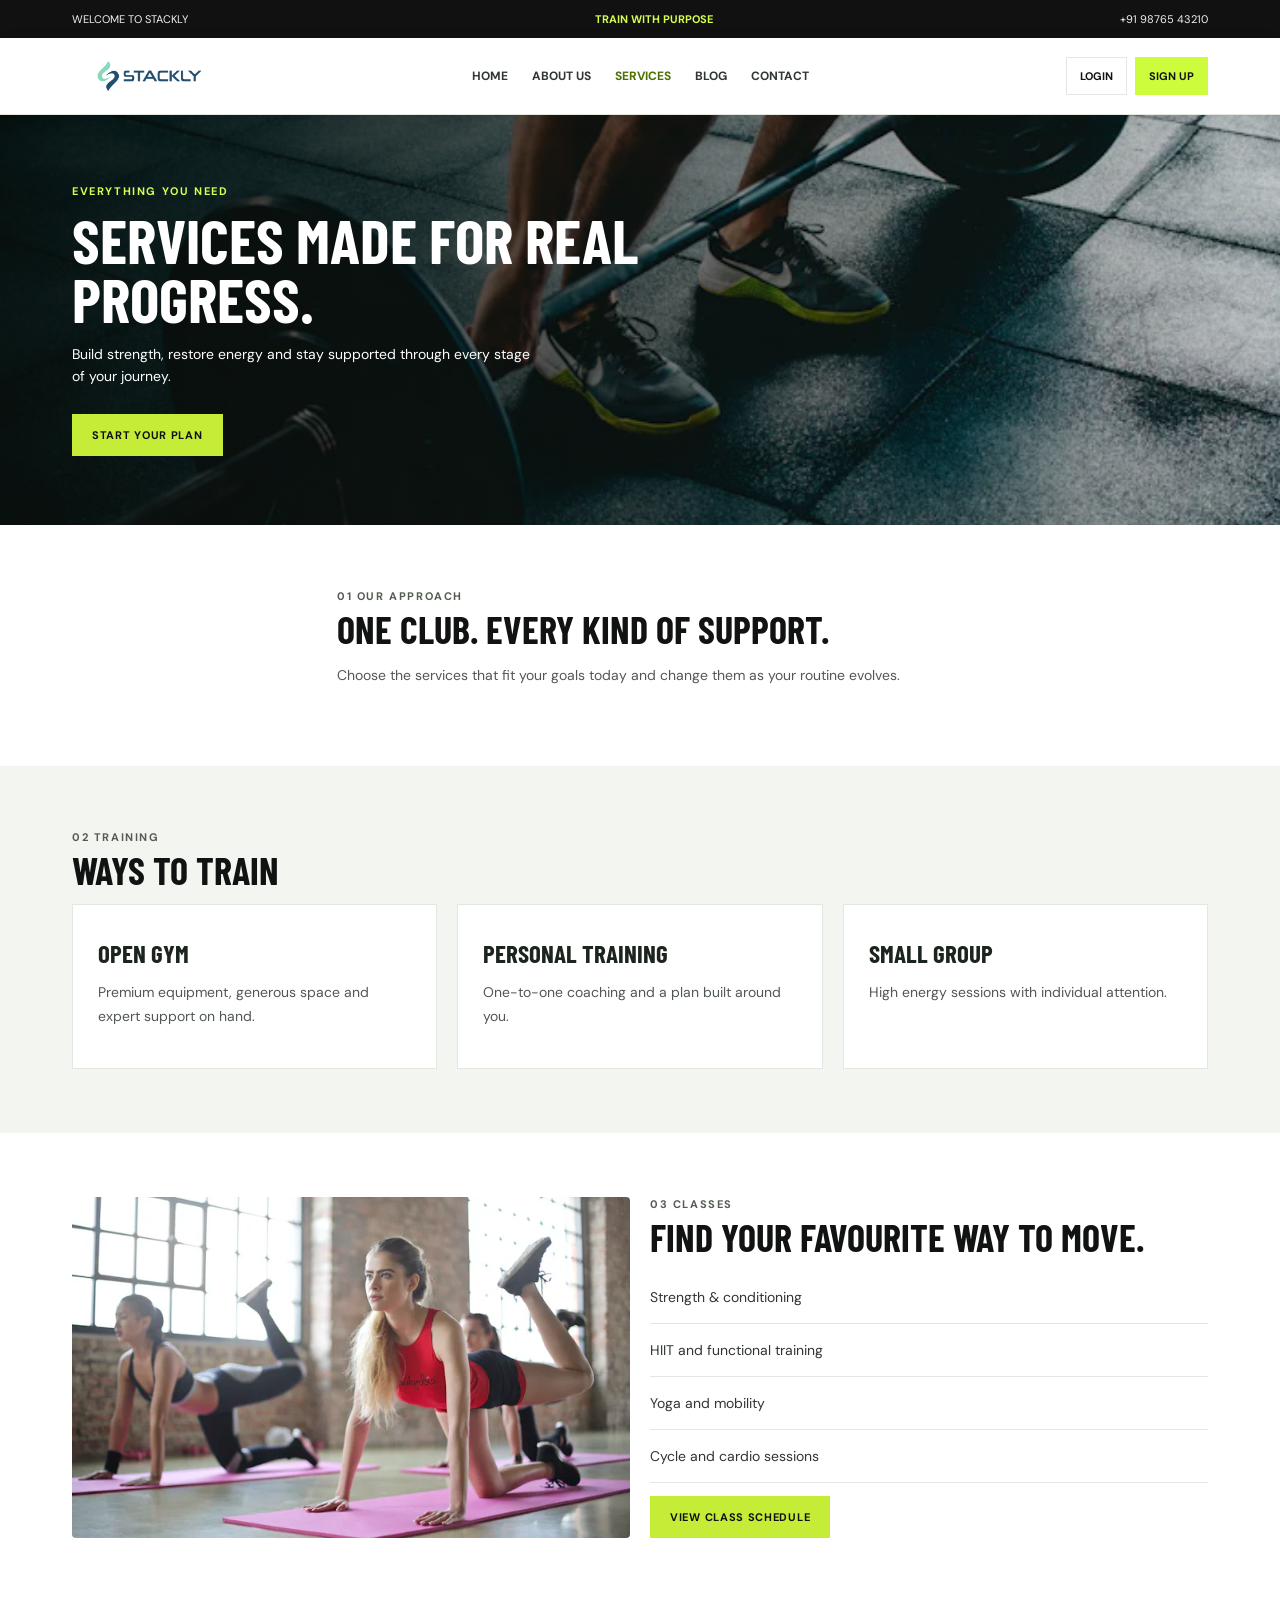
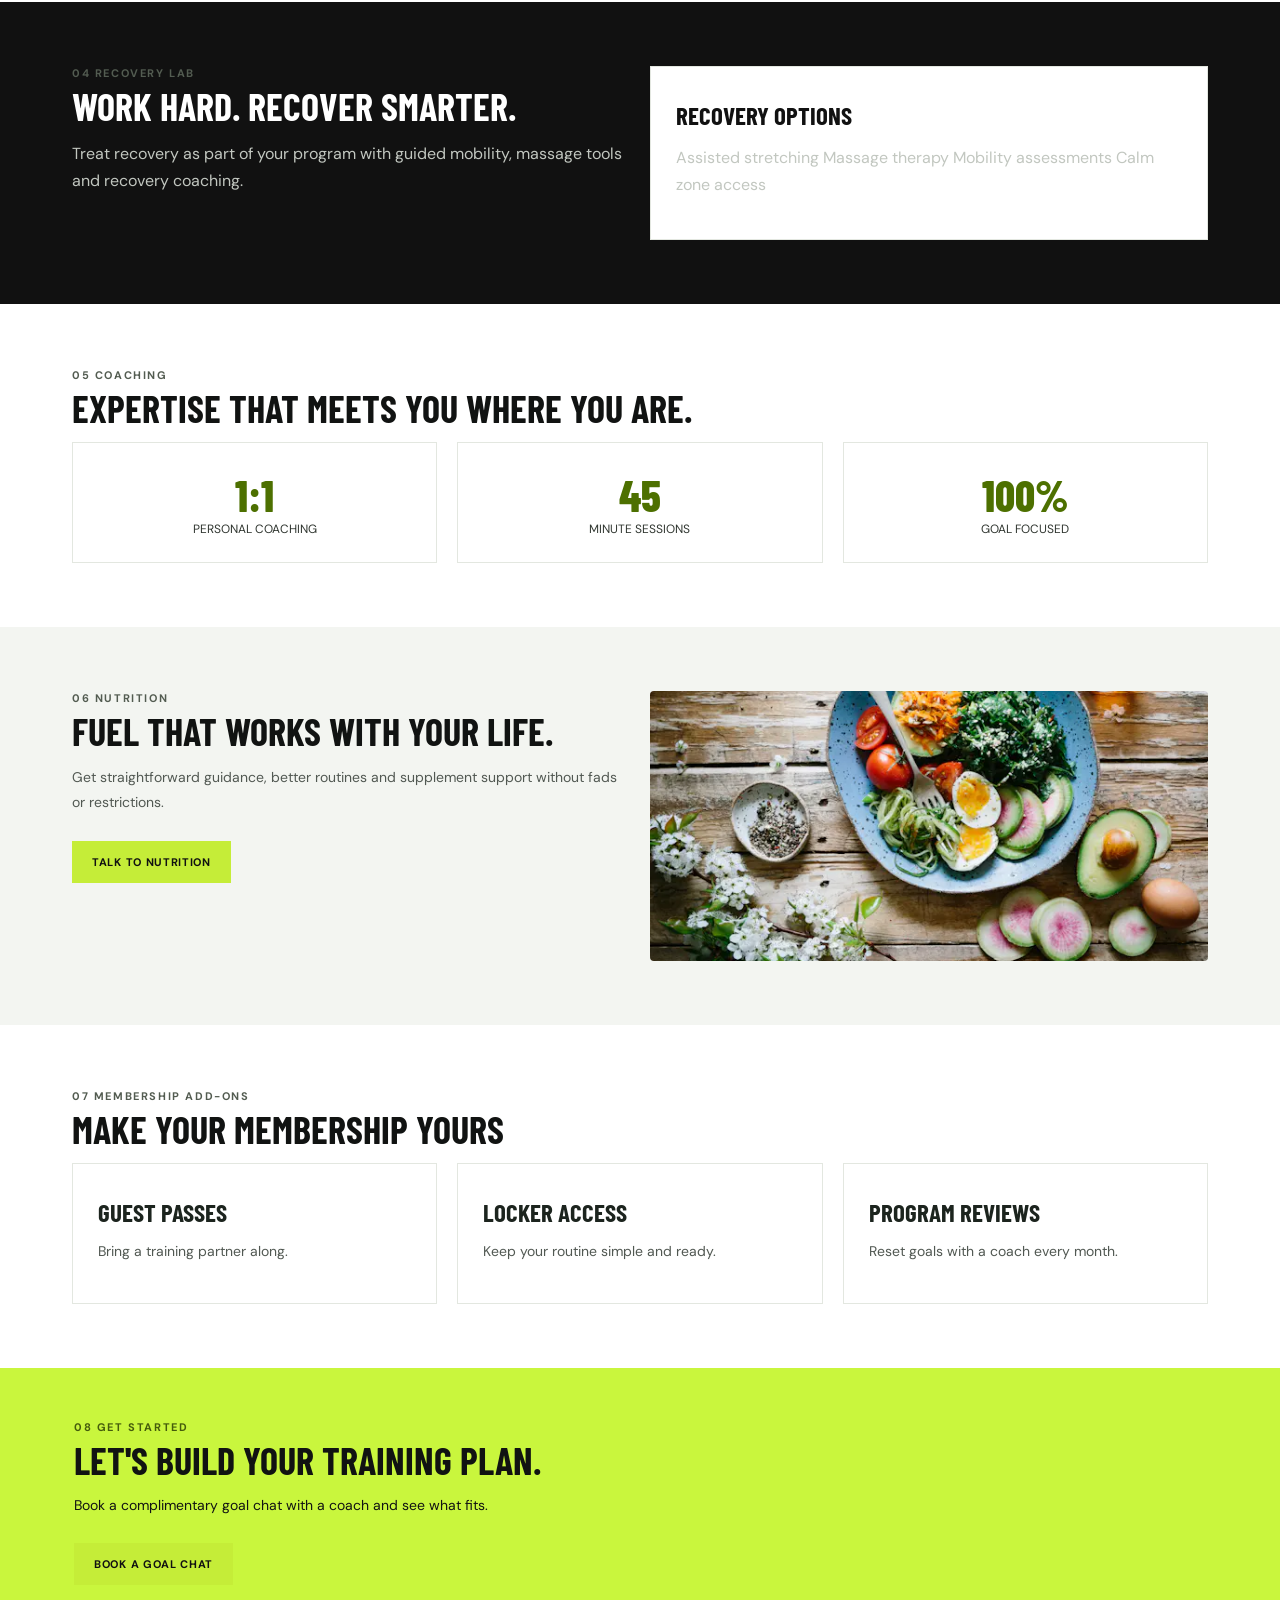
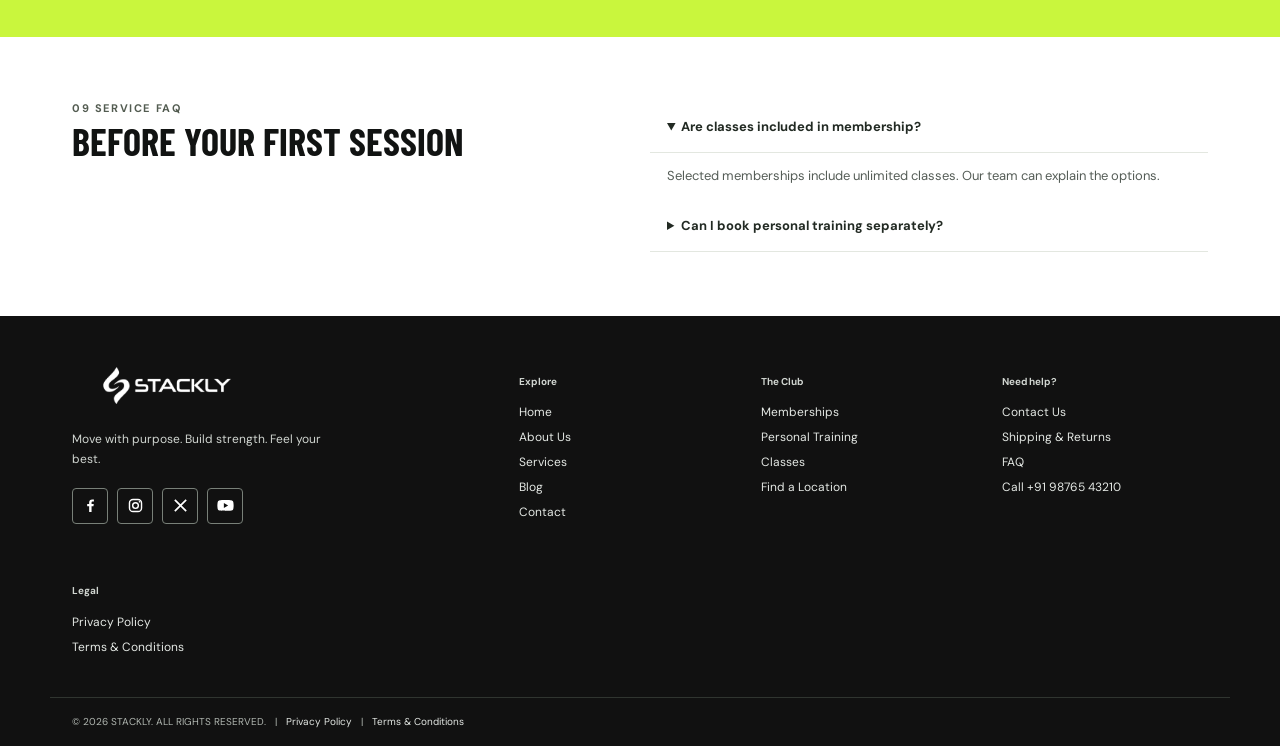
<file: services.html>
<!doctype html><html lang="en"><head><meta charset="utf-8"><meta name="viewport" content="width=device-width,initial-scale=1"><title>Services | IRONCORE</title><link rel="stylesheet" href="pages.css">  <link rel="stylesheet" href="responsive.css">
</head><body><div class="top"><div class="wrap">WELCOME TO IRONCORE <b> TRAIN WITH PURPOSE</b><span>+91 98765 43210</span></div></div><nav><div class="wrap"><a class="logo" href="index.html">IRONCORE<span>GYM & HEALTH CLUB</span></a><div class="links"><a href="index.html">HOME</a><a href="about.html">ABOUT US</a><a class="active" href="services.html">SERVICES</a><a href="blog.html">BLOG</a><a href="contact.html">CONTACT</a></div><a class="menu" href="contact.html">JOIN NOW  </a></div></nav><header class="hero" style="background-image:url('assets/1517836357463-d25dfeac3438.webp')"><div class="wrap"><div class="eyebrow">Everything you need</div><h1>Services made for real progress.</h1><p>Build strength, restore energy and stay supported through every stage of your journey.</p><a class="btn" href="404.html">Start your plan  </a></div></header><section class="section"><div class="wrap intro"><div class="eyebrow">01  Our approach</div><h2>One club. Every kind of support.</h2><p>Choose the services that fit your goals today and change them as your routine evolves.</p></div></section><section class="section soft"><div class="wrap"><div class="eyebrow">02  Training</div><h2>Ways to train</h2><div class="grid"><div class="card"><h3>Open gym</h3><p class="copy">Premium equipment, generous space and expert support on hand.</p></div><div class="card"><h3>Personal training</h3><p class="copy">One-to-one coaching and a plan built around you.</p></div><div class="card"><h3>Small group</h3><p class="copy">High energy sessions with individual attention.</p></div></div></div></section><section class="section"><div class="wrap grid two"><div class="image" style="background-image:url('assets/1518611012118-696072aa579a.webp')"></div><div><div class="eyebrow">03  Classes</div><h2>Find your favourite way to move.</h2><ul class="list"><li>Strength & conditioning</li><li>HIIT and functional training</li><li>Yoga and mobility</li><li>Cycle and cardio sessions</li></ul><a class="btn" href="404.html">View class schedule  </a></div></div></section><section class="section dark"><div class="wrap grid two"><div><div class="eyebrow">04  Recovery lab</div><h2>Work hard. Recover smarter.</h2><p class="copy">Treat recovery as part of your program with guided mobility, massage tools and recovery coaching.</p></div><div class="card"><h3 style="color:#111">Recovery options</h3><p class="copy">Assisted stretching  Massage therapy  Mobility assessments  Calm zone access</p></div></div></section><section class="section"><div class="wrap"><div class="eyebrow">05  Coaching</div><h2>Expertise that meets you where you are.</h2><div class="grid"><div class="stat"><b>1:1</b>PERSONAL COACHING</div><div class="stat"><b>45</b>MINUTE SESSIONS</div><div class="stat"><b>100%</b>GOAL FOCUSED</div></div></div></section><section class="section soft"><div class="wrap grid two"><div><div class="eyebrow">06  Nutrition</div><h2>Fuel that works with your life.</h2><p class="copy">Get straightforward guidance, better routines and supplement support without fads or restrictions.</p><a class="btn" href="404.html">Talk to nutrition  </a></div><div class="image" style="background-image:url('assets/1490645935967-10de6ba17061.webp')"></div></div></section><section class="section"><div class="wrap"><div class="eyebrow">07  Membership add-ons</div><h2>Make your membership yours</h2><div class="grid"><div class="card"><h3>Guest passes</h3><p class="copy">Bring a training partner along.</p></div><div class="card"><h3>Locker access</h3><p class="copy">Keep your routine simple and ready.</p></div><div class="card"><h3>Program reviews</h3><p class="copy">Reset goals with a coach every month.</p></div></div></div></section><section class="section banner"><div class="wrap"><div class="eyebrow" style="color:#455c0c">08  Get started</div><h2>Let's build your training plan.</h2><p>Book a complimentary goal chat with a coach and see what fits.</p><a class="btn dark" href="404.html">Book a goal chat  </a></div></section><section class="section"><div class="wrap grid two"><div><div class="eyebrow">09  Service FAQ</div><h2>Before your first session</h2></div><div class="faq"><details open><summary>Are classes included in membership?</summary><p>Selected memberships include unlimited classes. Our team can explain the options.</p></details><details><summary>Can I book personal training separately?</summary><p>Yes, training packs can be added at any time.</p></details></div></div></section><footer><div class="wrap footergrid"><div><a class="logo" href="index.html" style="color:#fff">IRONCORE<span>GYM & HEALTH CLUB</span></a><p>Train hard. Recover well. Keep going.</p></div><div><h4>Explore</h4><ul><li>About Us</li><li>Services</li><li>Blog</li></ul></div><div><h4>Visit</h4><ul><li>Find a Club</li><li>Contact Us</li><li>Memberships</li></ul></div></div><div class="wrap copyright"> 2026 IRONCORE GYM & HEALTH CLUB</div></footer><script src="site.js"></script></body></html>
</file>
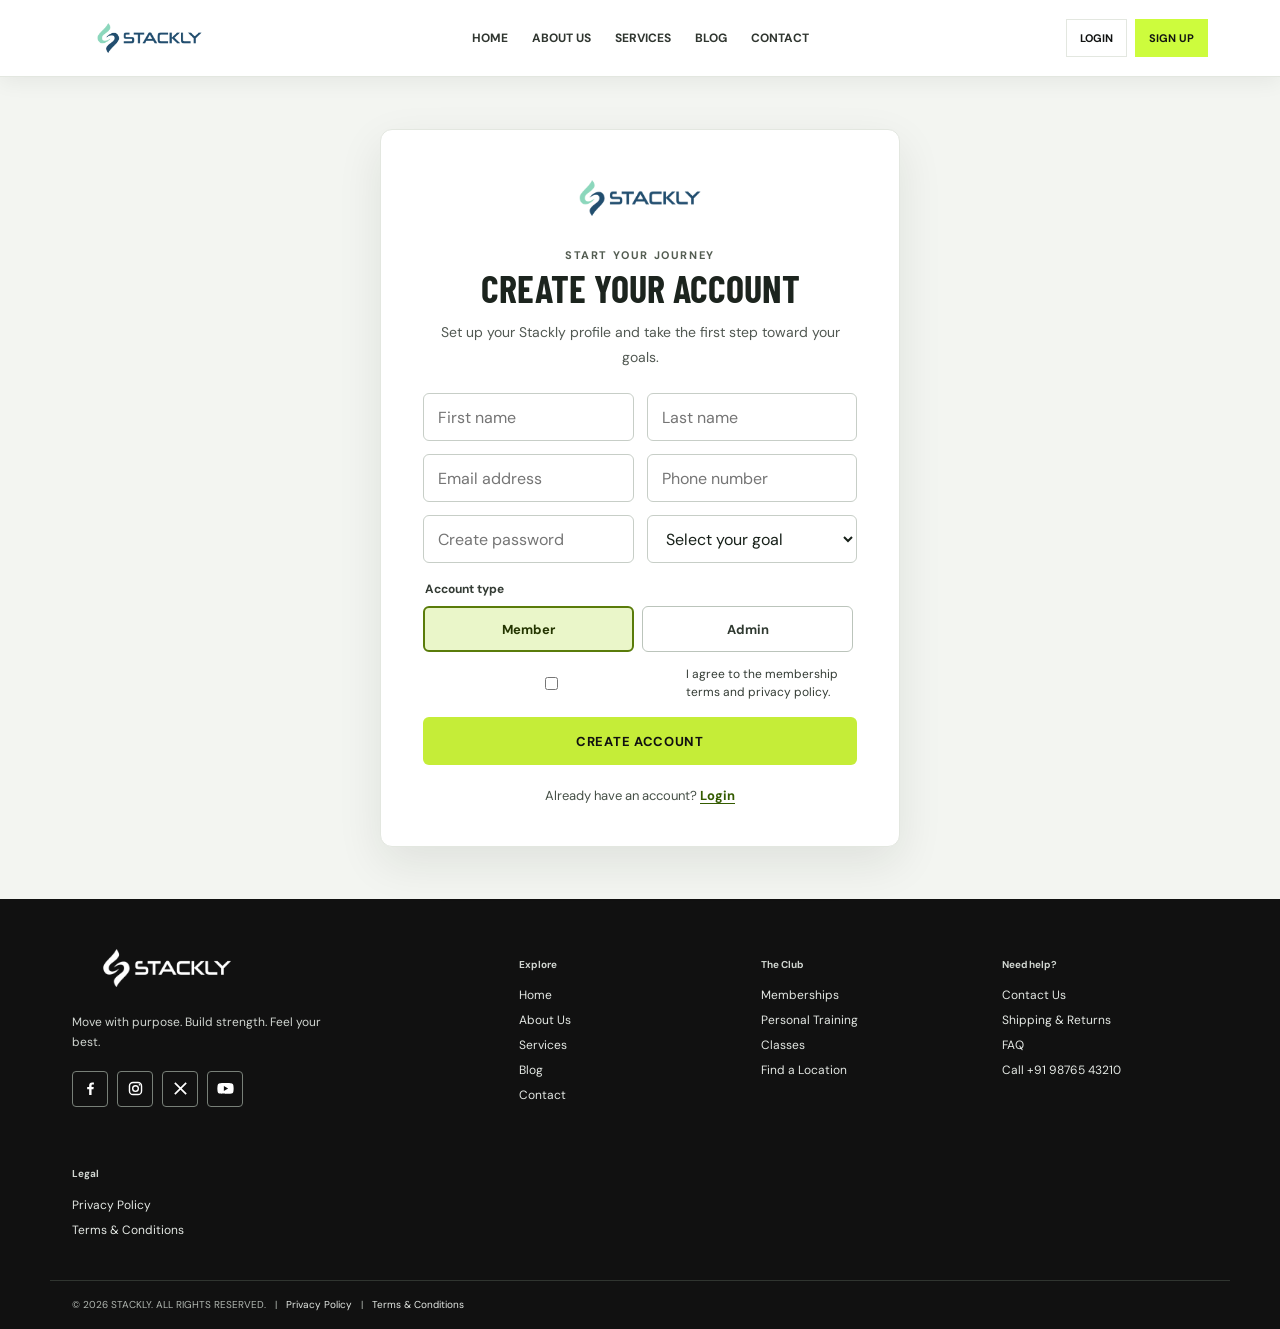
<file: signup.html>
<!doctype html>
<html lang="en">
<head>
  <meta charset="utf-8">
  <meta name="viewport" content="width=device-width,initial-scale=1">
  <title>Sign Up | Stackly</title>
  <link rel="stylesheet" href="pages.css">
  <link rel="stylesheet" href="responsive.css">
</head>
<body class="soft">
  <nav><div class="wrap"><a class="logo" href="index.html" aria-label="Stackly"></a><div class="links"><a href="index.html">HOME</a><a href="about.html">ABOUT US</a><a href="services.html">SERVICES</a><a href="blog.html">BLOG</a><a href="contact.html">CONTACT</a></div><div class="auth"><a class="login" href="login.html">LOGIN</a><a class="signup" href="signup.html">SIGN UP</a></div></div></nav>
  <main class="section auth-main"><div class="card auth-card signup-card"><a class="logo" href="index.html" aria-label="Stackly"></a><div class="eyebrow">Start your journey</div><h2>Create your account</h2><p class="copy">Set up your Stackly profile and take the first step toward your goals.</p><form class="form auth-form signup-form" style="margin-top:24px"><input placeholder="First name" required><input placeholder="Last name" required><input type="email" placeholder="Email address" required><input type="tel" placeholder="Phone number" required><input type="password" placeholder="Create password" required><select required><option value="" selected disabled>Select your goal</option><option>Build strength</option><option>Improve fitness</option><option>Move more</option></select><fieldset class="role-picker"><legend>Account type</legend><label><input type="radio" name="role" value="user" checked><span>Member</span></label><label><input type="radio" name="role" value="admin"><span>Admin</span></label></fieldset><div class="form-terms"><label><input type="checkbox" required> I agree to the membership terms and privacy policy.</label></div><button class="btn" type="submit">Create account</button></form><p class="auth-switch">Already have an account? <a href="login.html">Login</a></p></div></main>
  <footer><div class="wrap copyright" style="margin-top:0;border:0"> 2026 STACKLY. ALL RIGHTS RESERVED.</div></footer>
  <script src="site.js"></script>
</body>
</html>
</file>
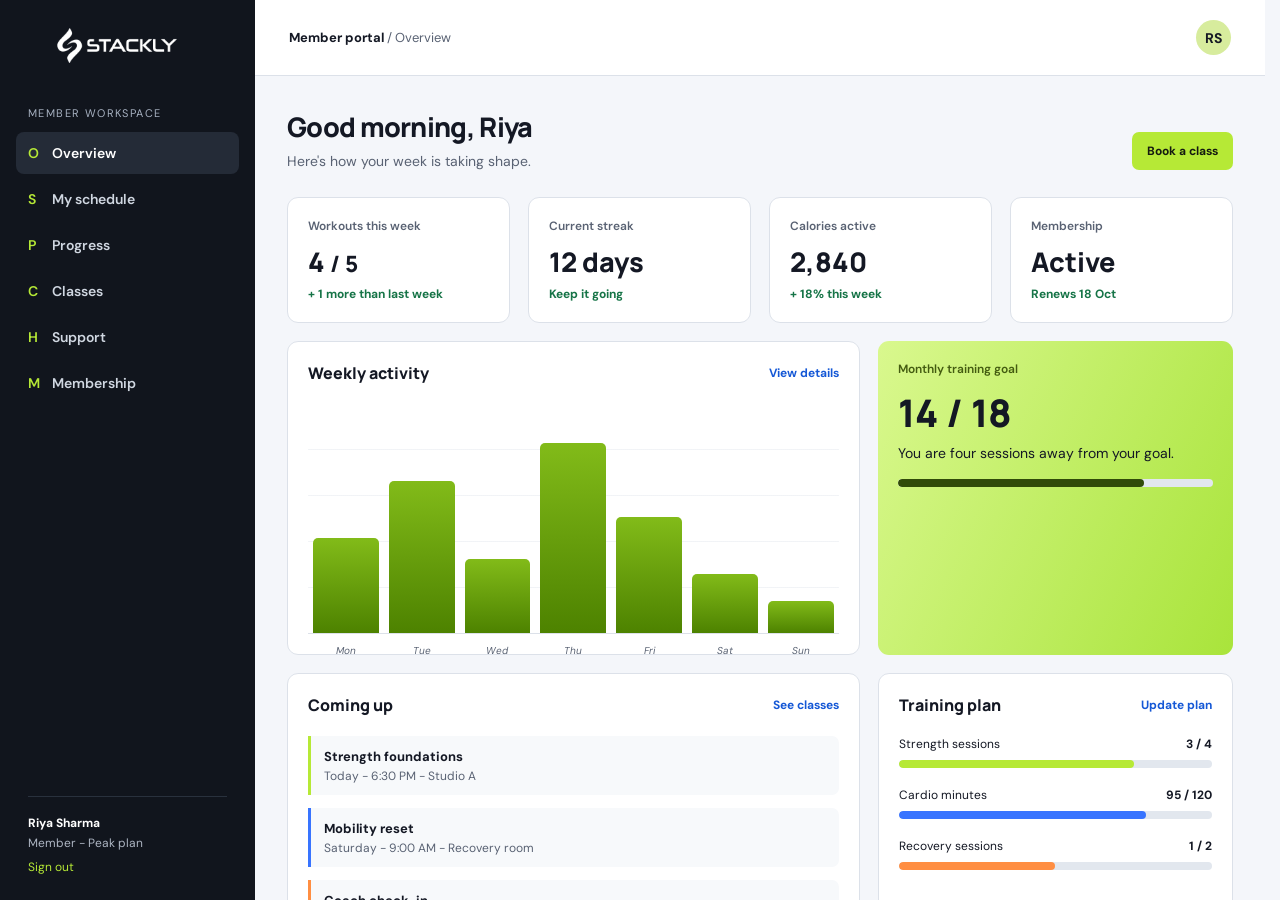
<file: user-dashboard.html>
<!doctype html><html lang="en"><head><meta charset="utf-8"><meta name="viewport" content="width=device-width,initial-scale=1"><title>Member Dashboard | IRONCORE</title><link rel="stylesheet" href="dashboard.css">  <link rel="stylesheet" href="responsive.css">
</head><body><div class="dash"><aside class="sidebar"><a class="dash-brand" href="user-dashboard.html" aria-label="Member dashboard overview">STACKLY</a><div class="workspace">Member workspace</div><nav class="side-nav"><a class="active" href="user-dashboard.html"><span class="nav-icon">O</span>Overview</a><a href="#schedule"><span class="nav-icon">S</span>My schedule</a><a href="#progress"><span class="nav-icon">P</span>Progress</a><a href="services.html"><span class="nav-icon">C</span>Classes</a><a href="contact.html"><span class="nav-icon">H</span>Support</a></nav><div class="account"><b>Riya Sharma</b>Member  -  Peak plan<br><a href="login.html" style="color:#b6e936;text-decoration:none;display:inline-block;margin-top:8px">Sign out</a></div></aside><main class="main"><header class="topnav"><button class="mobile-menu-toggle" type="button" aria-label="Open dashboard menu" aria-expanded="false"><span></span><span></span><span></span></button><div class="crumb"><b>Member portal</b> / Overview</div><div class="top-actions"><span class="avatar">RS</span></div></header><div class="content"><div class="heading"><div><h1>Good morning, Riya</h1><p>Here's how your week is taking shape.</p></div><button class="btn" data-dashboard-action="Book a class">Book a class</button></div><section class="stats"><div class="card"><div class="card-label">Workouts this week</div><div class="metric">4 <small>/ 5</small></div><div class="trend">+ 1 more than last week</div></div><div class="card"><div class="card-label">Current streak</div><div class="metric">12 days</div><div class="trend">Keep it going</div></div><div class="card"><div class="card-label">Calories active</div><div class="metric">2,840</div><div class="trend">+ 18% this week</div></div><div class="card"><div class="card-label">Membership</div><div class="metric">Active</div><div class="trend">Renews 18 Oct</div></div></section><section class="dash-grid"><div class="card" id="progress"><div class="card-top"><h2>Weekly activity</h2><a href="user-dashboard.html?section=progress">View details</a></div><div class="chart"><i class="bar" style="height:45%"><span>Mon</span></i><i class="bar" style="height:72%"><span>Tue</span></i><i class="bar" style="height:35%"><span>Wed</span></i><i class="bar" style="height:90%"><span>Thu</span></i><i class="bar" style="height:55%"><span>Fri</span></i><i class="bar" style="height:28%"><span>Sat</span></i><i class="bar" style="height:15%"><span>Sun</span></i></div></div><div class="card member-goal"><div class="card-label" style="color:#435b10">Monthly training goal</div><div class="metric">14 / 18</div><p style="margin:0 0 17px">You are four sessions away from your goal.</p><div class="track"><div class="fill" style="width:78%;background:#314b09"></div></div></div><div class="card" id="schedule"><div class="card-top"><h2>Coming up</h2><a href="404.html">See classes</a></div><div class="schedule"><div class="event"><b>Strength foundations</b><span>Today  -  6:30 PM  -  Studio A</span></div><div class="event" style="border-color:#3874ff"><b>Mobility reset</b><span>Saturday  -  9:00 AM  -  Recovery room</span></div><div class="event" style="border-color:#ff8e42"><b>Coach check-in</b><span>Monday  -  7:15 PM  -  With Arjun</span></div></div></div><div class="card"><div class="card-top"><h2>Training plan</h2><a href="#progress">Update plan</a></div><div class="progress-row"><div class="progress-meta"><span>Strength sessions</span><b>3 / 4</b></div><div class="track"><div class="fill" style="width:75%"></div></div></div><div class="progress-row"><div class="progress-meta"><span>Cardio minutes</span><b>95 / 120</b></div><div class="track"><div class="fill" style="width:79%;background:#3874ff"></div></div></div><div class="progress-row"><div class="progress-meta"><span>Recovery sessions</span><b>1 / 2</b></div><div class="track"><div class="fill" style="width:50%;background:#ff8e42"></div></div></div></div></section></div></main></div><footer class="dash-footer"><div class="dash-footer-inner"><a class="logo" href="index.html">STACKLY</a><span>Move with purpose. Build strength. Feel your best.</span><div class="socials"><a href="404.html" aria-label="Facebook">FB</a><a href="404.html" aria-label="Instagram">IG</a><a href="404.html" aria-label="X">X</a><a href="404.html" aria-label="YouTube">YT</a></div><small>Copyright 2026 STACKLY</small></div></footer><script src="dashboard.js"></script><script src="site.js"></script></body></html>
</file>
<file: responsive.css>
/* Shared layout safeguards and viewport-specific layouts for every page. */
*,*::before,*::after{box-sizing:border-box}
html{width:100%;max-width:100%;overflow-x:hidden!important;overscroll-behavior-x:none}
body{position:relative;width:100%;max-width:100%;min-width:0;overflow-x:hidden!important;overscroll-behavior-x:none}
body>header,body>nav,body>main,body>section,body>footer,body>.top,body>.topbar{max-width:100%;}
img,video,iframe{max-width:100%}
.wrap,.content{min-width:0}
.wrap{width:100%}
main,section,header,footer,article,form{min-width:0}
.grid,.grid.two,.footergrid,.form,.hero-grid,.category-grid,.product-grid,.deal-products,.deals-layout,.split-promos,.benefits,.brands{min-width:0}
.grid>* ,.footergrid>* ,.hero-grid>* ,.category-grid>* ,.product-grid>* ,.deal-products>* ,.deals-layout>* ,.split-promos>* ,.benefits>*{min-width:0}
button,input,select,textarea{max-width:100%;font:inherit}
table{max-width:100%}

/* Home page */
.hero-grid{grid-template-columns:minmax(0,1fr) 275px}
.hero-grid>.hero,.sidepromos,.feature-deal{min-width:0}
.hero h1{font-size:clamp(42px,5.8vw,72px);line-height:.92;overflow-wrap:anywhere}
.membership{background-position:right center;background-size:50% 100%;padding-right:54%}
.product-grid,.deal-products{grid-template-columns:repeat(4,minmax(0,1fr))}
.deal-products{grid-template-columns:repeat(3,minmax(0,1fr))}
.footergrid{grid-template-columns:minmax(0,2fr) repeat(3,minmax(0,1fr))}

/* Public information pages and forms */
.hero .wrap{min-width:0}
.hero h1{font-size:clamp(42px,7vw,62px);line-height:.95}
.quote{padding:clamp(24px,5vw,56px)}
.quote p{font-size:clamp(24px,4vw,31px)}
.image,.map{width:100%;min-width:0}
.form textarea{grid-column:1/-1}
.auth-main{width:100%;min-width:0}
.auth-card{min-width:0}

@media(max-width:1100px){
  .hero-grid{grid-template-columns:minmax(0,1fr)}
  .sidepromos{grid-template-columns:repeat(2,minmax(0,1fr))}
  .sidepromos .promo{min-height:160px}
  .category-grid{grid-template-columns:repeat(4,minmax(0,1fr))}
  .product-grid{grid-template-columns:repeat(3,minmax(0,1fr))}
  .membership{padding:40px 53% 40px 35px}
}
@media(max-width:760px){
  .wrap{padding-inline:18px}
  .top .wrap{flex-wrap:wrap}
  .section{padding-block:42px}
  .hero{min-height:350px}
  .hero h1{font-size:clamp(40px,10vw,56px)}
  .hero p{font-size:14px}
  .section-title{align-items:flex-start;gap:12px;flex-wrap:wrap}
  .section-title h2{font-size:clamp(28px,8vw,36px)}
  .sidepromos{grid-template-columns:1fr 1fr}
  .benefits{grid-template-columns:repeat(2,minmax(0,1fr))}
  .benefit{border-bottom:1px solid var(--line)}
  .benefit:nth-child(2){border-right:0}
  .benefit:nth-last-child(-n+2){border-bottom:0}
  .split-promos{grid-template-columns:repeat(2,minmax(0,1fr))}
  .category-grid{grid-template-columns:repeat(3,minmax(0,1fr));gap:10px}
  .product-grid{grid-template-columns:repeat(2,minmax(0,1fr));gap:16px}
  .product-img,.deal-products .product-img{height:clamp(145px,42vw,230px)}
  .deals-layout{grid-template-columns:1fr;gap:16px}
  .feature-deal{min-height:300px}
  .deal-products{grid-template-columns:repeat(3,minmax(0,1fr));gap:10px}
  .deal-products .product h4{font-size:12px}
  .membership{background:#c5f339;padding:32px 26px;min-height:0}
  .membership h2{font-size:clamp(34px,9vw,45px)}
  .dealbar .wrap{flex-wrap:wrap;align-items:flex-start}
  .timer{margin-left:0}
  .dealbar .button{margin-left:0}
  .brands{grid-template-columns:repeat(3,minmax(0,1fr))}
  .brand{height:68px;font-size:20px}
  .brand:nth-child(3){border-right:0}
  .brand:nth-child(n+4){border-top:1px solid var(--line)}
  .club-strip .wrap{align-items:flex-start;flex-direction:column}
  footer .footergrid{grid-template-columns:repeat(2,minmax(0,1fr))!important;gap:24px 16px}
  footer .footer-brand{grid-column:1/-1}
  .auth-main{padding:30px 16px}
  .table{display:block;overflow-x:auto}
}
@media(max-width:480px){
  .wrap{padding-inline:14px}
  .top .wrap{justify-content:center;text-align:center}
  body>nav .wrap{gap:10px}
  body>nav .logo{width:130px;flex-basis:130px}
  .hero{min-height:330px;padding:38px 20px}
  .hero .dots{left:20px;bottom:18px}
  .slide-arrows{right:14px;bottom:12px}
  .sidepromos{grid-template-columns:1fr}
  .sidepromos .promo{min-height:135px}
  .category-grid{grid-template-columns:repeat(2,minmax(0,1fr))}
  .category img{height:120px}
  .split-promos{grid-template-columns:1fr}
  .wide-promo{min-height:170px}
  .deal-products{grid-template-columns:repeat(2,minmax(0,1fr))}
  .benefits{grid-template-columns:1fr}
  .benefit,.benefit:nth-child(2){border-right:0;border-bottom:1px solid var(--line)}
  .benefit:last-child{border-bottom:0}
  .brands{grid-template-columns:repeat(2,minmax(0,1fr))}
  .brand:nth-child(3){border-right:1px solid var(--line)}
  .brand:nth-child(even){border-right:0}
  .brand:nth-child(n+3){border-top:1px solid var(--line)}
  .time{padding:7px 8px;font-size:16px}
  .form-options{align-items:flex-start;flex-direction:column}
  .role-picker label{width:calc(50% - 5px)}
  .auth-card{padding:23px 17px}
}
@media(prefers-reduced-motion:reduce){*{scroll-behavior:auto!important;animation-duration:.01ms!important;animation-iteration-count:1!important;transition-duration:.01ms!important}}
</file>
<file: pages.css>
@import url('https://fonts.googleapis.com/css2?family=Barlow+Condensed:wght@500;600;700;800&family=DM+Sans:wght@400;500;600;700&display=swap');
html{overflow-x:hidden}img{max-width:100%;height:auto}.form input,.form select,.form textarea{max-width:100%}
@media(max-width:700px){.top .wrap,nav .wrap{flex-wrap:wrap;gap:12px}.top .wrap{justify-content:center;text-align:center}.links{display:none}.grid,.grid.two,.form{grid-template-columns:1fr}.section{padding:42px 0}h1{font-size:48px}.hero{min-height:360px}.card{padding:20px}.footergrid{grid-template-columns:1fr 1fr}}
.logo{display:flex!important;width:155px;height:39px;flex:0 0 155px;background:none!important;font:800 31px/.8 'Barlow Condensed'!important;letter-spacing:.5px;color:var(--ink)!important;align-items:center}.logo:before{content:'IRONCORE'}.logo img{display:block;width:100%;height:auto}.logo span{display:none!important}.auth{display:flex;gap:8px;margin-left:auto}.login{font-size:11px;border:1px solid var(--line);padding:11px 13px;font-weight:700}.signup{font-size:11px;background:var(--lime);padding:12px 14px;font-weight:700}.menu{font-size:0!important;border:0!important;padding:0!important;display:flex;gap:8px}.menu:before,.menu:after{font:700 11px 'DM Sans';padding:11px 13px}.menu:before{content:'LOGIN';border:1px solid var(--line);background:#fff}.menu:after{content:'SIGN UP';background:var(--lime);color:#111}
:root{--lime:#cdfc3d;--ink:#111312;--soft:#f3f5f1;--line:#e3e7e0;--grey:#6f756f}*{box-sizing:border-box}body{margin:0;color:var(--ink);font-family:'DM Sans',sans-serif}.wrap{max-width:1180px;margin:auto;padding:0 22px}a{text-decoration:none;color:inherit}.top{background:#111;color:#d9ddd8;font-size:11px;padding:12px 0}.top .wrap{display:flex;justify-content:space-between}.top b{color:var(--lime)}nav{border-bottom:1px solid var(--line)}nav .wrap{min-height:76px;display:flex;align-items:center;gap:26px}.logo{font:800 33px/.7 'Barlow Condensed';letter-spacing:-1px}.logo span{display:block;font:10px 'DM Sans';letter-spacing:3px;color:#687068;margin:8px 0 0 2px}.links{margin-left:auto;display:flex;gap:24px;font-weight:700;font-size:12px}.links a:hover,.links .active{color:#769e10}.menu{font-size:11px;border:1px solid var(--line);padding:11px 13px}.hero{min-height:410px;display:flex;align-items:center;color:#fff;background-position:center;background-size:cover;position:relative}.hero:before{content:'';position:absolute;inset:0;background:linear-gradient(90deg,rgba(8,12,9,.83),rgba(8,12,9,.18))}.hero .wrap{position:relative;width:100%}.eyebrow{font-weight:700;text-transform:uppercase;letter-spacing:1.6px;font-size:11px;color:var(--lime)}h1,h2,h3{font-family:'Barlow Condensed';text-transform:uppercase}h1{font-size:62px;line-height:.88;margin:12px 0 15px;max-width:570px}h2{font-size:38px;line-height:.95;margin:8px 0 16px}h3{font-size:25px;line-height:1;margin:11px 0}.hero p{max-width:470px;line-height:1.6;font-size:14px}.btn{display:inline-block;background:var(--lime);padding:14px 20px;font-size:11px;text-transform:uppercase;font-weight:700;letter-spacing:.7px;margin-top:13px}.section{padding:64px 0}.soft{background:var(--soft)}.intro{max-width:650px}.intro p,.copy{font-size:14px;line-height:1.75;color:#626862}.grid{display:grid;grid-template-columns:repeat(3,1fr);gap:20px}.grid.two{grid-template-columns:repeat(2,1fr)}.card{padding:25px;background:#fff;border:1px solid var(--line)}.card .num{color:#87b21d;font:700 30px 'Barlow Condensed'}.image{min-height:270px;background-size:cover;background-position:center}.stat{padding:25px;text-align:center;border:1px solid var(--line);font-size:12px}.stat b{display:block;font:800 44px 'Barlow Condensed';color:#759e0d}.quote{background:#151716;color:#fff;padding:56px}.quote p{font:600 31px/1.05 'Barlow Condensed';max-width:720px;margin:0}.quote small{display:block;color:var(--lime);margin-top:18px;font-size:11px;text-transform:uppercase}.list{padding:0;margin:0}.list li{list-style:none;border-bottom:1px solid var(--line);padding:17px 0;font-size:14px}.banner{padding:52px;background:#c9f63d}.banner p{max-width:500px;font-size:14px;line-height:1.6}.dark{background:#111;color:#fff}.dark .copy{color:#c2c7c0}.form{display:grid;grid-template-columns:1fr 1fr;gap:14px}.form input,.form textarea,.form select{border:1px solid var(--line);font:13px 'DM Sans';padding:14px;width:100%;background:#fff}.form textarea{min-height:120px;grid-column:span 2}.form button{border:0;justify-self:start}.post img{width:100%;height:185px;object-fit:cover}.post .meta{font-size:10px;color:#7b817b;text-transform:uppercase;margin-top:13px}.post h3{font-size:26px}.faq summary{cursor:pointer;padding:17px;border-bottom:1px solid var(--line);font-weight:700;font-size:13px}.faq p{padding:0 17px;font-size:13px;color:var(--grey);line-height:1.6}.map{min-height:310px;background:linear-gradient(rgba(0,0,0,.1),rgba(0,0,0,.1)),url('assets/1571019614242-c5c5dee9f50b.webp') center/cover}footer{background:#111;color:#b9c0b8;padding:42px 0 18px;font-size:12px}footer .footergrid{display:grid;grid-template-columns:2fr 1fr 1fr;gap:35px}footer h4{color:#fff;text-transform:uppercase;font-size:12px}footer li{list-style:none;margin:9px 0}footer ul{padding:0}.copyright{border-top:1px solid #303530;margin-top:30px;padding-top:17px;font-size:10px}@media(max-width:760px){.links{display:none}.top .wrap{font-size:10px}.grid,.grid.two,.form{grid-template-columns:1fr}.form textarea{grid-column:auto}h1{font-size:47px}.section{padding:42px 0}footer .footergrid{grid-template-columns:1fr 1fr}}

/* Shared Stackly site behavior */
html{scroll-behavior:smooth;scroll-padding-top:100px}body>nav{position:sticky;top:0;z-index:50;background:rgba(255,255,255,.97);backdrop-filter:blur(12px);box-shadow:0 5px 20px rgba(10,20,10,.06)}.logo:before{content:'STACKLY'!important}.logo{font-size:31px!important;letter-spacing:.8px!important;color:inherit!important}.reveal{opacity:0;transform:translateY(22px);transition:opacity .65s ease,transform .65s ease}.reveal.is-visible{opacity:1;transform:none}.hero{overflow:hidden;isolation:isolate}.hero:after{content:'';position:absolute;inset:0;z-index:-1;background:inherit;background-size:cover;background-position:center;animation:heroDrift 18s ease-in-out infinite alternate}.hero .wrap{animation:heroEntrance .8s both}.socials{display:flex;gap:8px;margin-top:18px}.socials a{display:grid;place-items:center;width:32px;height:32px;border:1px solid #5d625d;color:#fff;font-size:12px;font-weight:700}.socials a:hover{background:#cdfc3d;color:#111;border-color:#cdfc3d}.footergrid .logo{display:flex!important;height:auto!important;width:auto!important;margin-bottom:15px}@keyframes heroDrift{to{transform:scale(1.07) translateX(-1%)}}@keyframes heroEntrance{from{opacity:0;transform:translateY(18px)}to{opacity:1;transform:none}}@media(prefers-reduced-motion:reduce){html{scroll-behavior:auto}.reveal,.hero:after,.hero .wrap{animation:none!important;transition:none!important;transform:none!important;opacity:1!important}}

.site-menu-toggle{display:none;border:1px solid var(--line);background:#fff;padding:9px 12px;font-size:19px;cursor:pointer;margin-left:auto}@media(max-width:760px){body>nav .links{display:none!important}body>nav .links.mobile-open{display:flex!important;position:absolute;top:100%;left:0;right:0;background:#fff;padding:12px 22px;flex-direction:column;gap:15px;box-shadow:0 12px 18px rgba(0,0,0,.1)}.site-menu-toggle{display:block}}

.card-image{display:block;width:calc(100% + 50px);height:160px;object-fit:cover;margin:-25px -25px 20px}.card:has(>.card-image){overflow:hidden}@media(max-width:760px){.card-image{width:calc(100% + 30px);height:145px;margin:-15px -15px 16px}}

.logo:before{content:none!important}.logo img{display:block;width:100%;height:100%;object-fit:contain;object-position:left center}.footergrid .logo{width:190px!important;height:54px!important}.dash-brand:before{content:none!important}.dash-brand img{display:block;width:178px;height:auto}.dash-footer .logo{width:180px;height:50px}.dash-footer .logo:before{content:none!important}

body>nav .logo{display:flex;width:155px;height:42px;flex:0 0 155px;align-items:center}.card .logo{display:flex;width:190px;height:52px;align-items:center}

body>nav .logo img{object-fit:contain}.footergrid .logo{background:#fff!important;padding:7px 10px;border-radius:4px}.card .logo img{object-fit:contain}

/* Contrast and control clarity */
:root{--grey:#555d57;--muted-copy:#515852}.intro p,.copy{color:#515852}.top{color:#f1f3f1}.top b{color:#d4ff4f}.links a{color:#303630}.links a:hover,.links .active{color:#4d6e00}.eyebrow{color:#535c51}.hero .eyebrow,.banner .eyebrow{color:#d7ff53}.stat{color:#303630}.stat b{color:#4d7000}.list li{color:#303630}.copyright{color:#b0b6b0}.btn{color:#111;background:#c5ed38}.btn:focus-visible,a:focus-visible,button:focus-visible,input:focus-visible,textarea:focus-visible,select:focus-visible,summary:focus-visible{outline:3px solid #287b68;outline-offset:3px}.faq summary{color:#222a23}.image{border-radius:4px}.card{color:#1c241e}footer{color:#d1d6d1}footer a{color:#e4e8e4}footer a:hover{color:#d4ff4f}

/* Clean logo presentation and shared information-page header */
.footergrid .logo{background:transparent!important;padding:0!important;border-radius:0!important}.footergrid .logo img{filter:brightness(0) invert(1)}body>nav .logo img{filter:none}.top .wrap{align-items:center;gap:18px}.top b{color:#d4ff4f}.auth{margin-left:auto}@media(max-width:760px){.auth{gap:5px}.auth .login,.auth .signup{padding:9px 8px;font-size:10px}.top .wrap{justify-content:space-between;gap:7px}.top .wrap span,.top .wrap b{font-size:9px}}

/* Aligned account forms and selectable account roles */
.auth-main{min-height:calc(100vh - 150px);display:flex;align-items:center;justify-content:center;padding:52px 22px}.auth-card{width:min(100%,520px);padding:clamp(24px,5vw,42px);border-radius:12px;box-shadow:0 16px 46px rgba(23,34,24,.09)}.login-card{max-width:460px}.signup-card{max-width:560px}.auth-card>.logo{display:flex;width:180px;height:52px;margin:0 auto 24px}.auth-card h2{margin:8px 0 10px}.auth-card>.eyebrow,.auth-card>h2,.auth-card>.copy{text-align:center}.auth-form{gap:13px}.login-form{grid-template-columns:1fr}.signup-form{grid-template-columns:repeat(2,minmax(0,1fr))}.auth-form input:not([type=checkbox]):not([type=radio]),.auth-form select{width:100%;height:48px;padding:0 14px;border:1px solid #c7cec7;border-radius:6px;background:#fff;color:#172019;font:inherit}.role-picker{grid-column:1/-1;min-width:0;border:0;padding:0;margin:5px 0 0}.role-picker legend{font-size:12px;font-weight:700;color:#343c35;margin-bottom:9px}.role-picker label{display:inline-block;width:calc(50% - 6px);cursor:pointer}.role-picker label+label{margin-left:8px}.role-picker input{position:absolute;opacity:0;width:1px;height:1px}.role-picker span{display:flex;align-items:center;justify-content:center;min-height:46px;border:1px solid #bbc4bb;border-radius:6px;background:#fff;color:#303a31;font-size:13px;font-weight:700;transition:background .2s,border-color .2s,color .2s}.role-picker input:checked+span{background:#eaf6c9;border:2px solid #5a7c0a;color:#243500}.role-picker input:focus-visible+span{outline:3px solid #287b68;outline-offset:2px}.form-options{grid-column:1/-1;display:flex;align-items:center;justify-content:space-between;gap:12px;font-size:12px;color:#343c35}.form-options label,.form-terms label{display:flex;align-items:center;gap:7px}.form-options a,.auth-switch a{color:#345b00;font-weight:700;text-decoration:underline;text-underline-offset:3px}.form-terms{grid-column:1/-1;font-size:12px;line-height:1.5;color:#343c35}.auth-form>.btn{grid-column:1/-1;width:100%;min-height:48px;margin-top:3px;border:0;border-radius:6px;font-size:13px;cursor:pointer}.auth-switch{margin:22px 0 0;text-align:center;font-size:13px;color:#465047}@media(max-width:560px){.auth-main{min-height:auto;padding:32px 16px}.signup-form{grid-template-columns:1fr}.signup-form>*{grid-column:1/-1}.auth-card{padding:25px 20px}.role-picker label{width:calc(50% - 5px)}}

/* Center the primary navigation on desktop between the logo and account links. */
@media(min-width:951px){body>nav .wrap{position:relative;justify-content:space-between}body>nav .links{position:absolute;left:50%;transform:translateX(-50%);margin:0;white-space:nowrap}body>nav .auth{margin-left:auto}}

/* Responsive feedback for content boxes on pointer and touch screens. */
.card,.stat,.post,.product,.category,.promo,.wide-promo,.feature-deal,.benefit,.brand,.auth-card,.quote,.banner{transition:transform .22s ease,box-shadow .22s ease,border-color .22s ease}
@media(hover:hover){.card:hover,.stat:hover,.post:hover,.product:hover,.category:hover,.promo:hover,.wide-promo:hover,.feature-deal:hover,.benefit:hover,.brand:hover,.auth-card:hover,.quote:hover,.banner:hover{transform:translateY(-4px);box-shadow:0 12px 26px rgba(15,25,15,.12);border-color:#c5ed38}}
@media(hover:none){.card:active,.stat:active,.post:active,.product:active,.category:active,.promo:active,.wide-promo:active,.feature-deal:active,.benefit:active,.brand:active,.auth-card:active,.quote:active,.banner:active{transform:scale(.985);box-shadow:0 8px 20px rgba(15,25,15,.12)}}
@media(prefers-reduced-motion:reduce){.card,.stat,.post,.product,.category,.promo,.wide-promo,.feature-deal,.benefit,.brand,.auth-card,.quote,.banner{transition:none}}

/* Shared home and information-page footer */
footer .footergrid{grid-template-columns:2fr repeat(3,minmax(0,1fr))!important;align-items:start}footer .footer-brand .logo{display:flex;width:195px;height:52px;margin-bottom:18px}footer .footer-brand p{max-width:270px;line-height:1.65}footer .socials{display:flex;gap:9px;margin-top:18px}footer .socials a{display:grid;place-items:center;width:36px;height:36px;border:1px solid #788078;border-radius:4px;color:#fff}footer .socials a:hover{background:#cdfc3d;color:#101111;border-color:#cdfc3d}footer .socials svg{display:block;width:17px;height:17px}@media(max-width:760px){footer .footergrid{grid-template-columns:repeat(2,minmax(0,1fr))!important;gap:25px 18px}}

.error-code{font:800 clamp(72px,14vw,150px)/.8 'Barlow Condensed';letter-spacing:-3px;color:var(--lime);margin-bottom:25px}.section.dark .copy{font-size:16px;line-height:1.7}.mobile-menu-auth{display:none}

@media(max-width:950px){
  body>nav .auth{display:none!important}
  body>nav .links.mobile-open,body>nav .navlinks.mobile-open{display:flex!important;position:fixed!important;inset:0!important;width:100vw;height:100vh;height:100dvh;z-index:1000;margin:0!important;padding:36px clamp(28px,9vw,110px)!important;transform:none!important;flex-direction:column;justify-content:center;align-items:stretch;gap:0;background:radial-gradient(ellipse at 85% 12%,#283321 0,transparent 42%),#101411!important;color:#fff;overflow-y:auto;box-shadow:none!important;animation:premiumMenuIn .32s ease-out both}
  body>nav .mobile-menu-intro{display:grid;gap:5px;margin-bottom:clamp(28px,7vh,60px);color:#fff}
  body>nav .mobile-menu-intro span{font:800 26px 'DM Sans',sans-serif;letter-spacing:2px}
  body>nav .mobile-menu-intro small{color:#c5ed38;font-size:10px;font-weight:700;letter-spacing:2.1px}
  body>nav .links.mobile-open>a,body>nav .navlinks.mobile-open>a{display:block;padding:clamp(13px,2.5vh,23px) 4px;border-bottom:1px solid #343b46;color:#fff!important;font:700 clamp(19px,4vw,27px) 'DM Sans',sans-serif;letter-spacing:.3px;transition:color .18s ease,padding-left .18s ease}
  body>nav .links.mobile-open>a:hover,body>nav .navlinks.mobile-open>a:hover{padding-left:12px;color:#c5ed38!important}
  body>nav .mobile-menu-auth{display:none!important;grid-template-columns:1fr 1fr;gap:12px;margin-top:clamp(25px,6vh,48px)}
  body>nav .links.mobile-open .mobile-menu-auth,body>nav .navlinks.mobile-open .mobile-menu-auth{display:grid!important}
  body>nav .mobile-menu-auth a{display:grid;place-items:center;min-height:54px;border:1px solid #626d5d;border-radius:7px;color:#fff;font-size:13px;font-weight:700;letter-spacing:.7px;text-transform:uppercase;text-decoration:none;transition:transform .18s,background .18s}
  body>nav .mobile-menu-auth a:hover{transform:translateY(-2px)}
  body>nav .mobile-menu-auth .mobile-signup{border-color:#c5ed38;background:#c5ed38;color:#111}
  body>nav .site-menu-toggle{display:grid;place-content:center;gap:4px;width:46px;height:46px;padding:0;border:1px solid #dce1d9;border-radius:50%;background:#fff;color:var(--ink);cursor:pointer;transition:background .2s,border-color .2s}
  body>nav .site-menu-toggle span{display:block;width:17px;height:2px;border-radius:2px;background:currentColor;transition:transform .2s,opacity .2s}
  body>nav .site-menu-toggle small{position:absolute;width:1px;height:1px;overflow:hidden;clip-path:inset(50%)}
  body>nav .site-menu-toggle[aria-expanded="true"]{position:fixed;top:14px;right:20px;z-index:1002;background:#1c241b;border-color:#57614f;color:#c5ed38}
  body>nav .site-menu-toggle[aria-expanded="true"] span:first-child{transform:translateY(6px) rotate(45deg)}
  body>nav .site-menu-toggle[aria-expanded="true"] span:nth-child(2){opacity:0}
  body>nav .site-menu-toggle[aria-expanded="true"] span:nth-child(3){transform:translateY(-6px) rotate(-45deg)}
  body.site-menu-open{overflow:hidden}
  body>nav .menu{display:none!important}
}
@keyframes premiumMenuIn{from{opacity:0;transform:translateY(10px)}to{opacity:1;transform:none}}
.form-message{grid-column:1/-1;margin:0;color:#a52222;font-size:13px;font-weight:700}
</file>
<file: dashboard.css>
@import url('https://fonts.googleapis.com/css2?family=DM+Sans:wght@400;500;600;700&family=Manrope:wght@600;700;800&display=swap');
:root{--dash-bg:#f4f6fa;--panel:#fff;--ink:#141824;--muted:#737b8c;--line:#e7eaf0;--lime:#b6e936;--nav:#11151d;--blue:#3874ff;--orange:#ff8e42}*{box-sizing:border-box}body{margin:0;background:var(--dash-bg);color:var(--ink);font:14px 'DM Sans',sans-serif}.dash{display:grid;grid-template-columns:255px 1fr;min-height:100vh}.sidebar{background:var(--nav);color:#adb5c2;padding:28px 16px;position:sticky;top:0;height:100vh}.dash-brand{font:800 25px 'Manrope';color:#fff;text-decoration:none;letter-spacing:-1px;padding:0 12px}.dash-brand b{color:var(--lime)}.workspace{font-size:11px;text-transform:uppercase;letter-spacing:1.4px;color:#737d8e;margin:43px 12px 12px}.side-nav{display:grid;gap:4px}.side-nav a{color:#aeb7c4;text-decoration:none;padding:12px;border-radius:8px;font-weight:600}.side-nav a:hover,.side-nav a.active{background:#242b37;color:#fff}.side-nav .nav-icon{display:inline-block;width:24px;color:var(--lime)}.account{position:absolute;bottom:25px;left:28px;right:28px;border-top:1px solid #29313d;padding-top:18px;font-size:12px}.account b{display:block;color:#fff;margin-bottom:4px}.main{min-width:0}.topnav{height:76px;background:#fff;border-bottom:1px solid var(--line);display:flex;align-items:center;justify-content:space-between;padding:0 34px}.crumb{color:var(--muted);font-size:13px}.crumb b{color:var(--ink)}.top-actions{display:flex;align-items:center;gap:18px}.bell{font-size:20px;position:relative}.bell:after{content:'';position:absolute;width:7px;height:7px;background:#ee5d57;border-radius:50%;right:0;top:0}.avatar{width:35px;height:35px;border-radius:50%;background:#d7ec9d;display:grid;place-items:center;font-weight:700}.content{padding:32px;max-width:1510px}.heading{display:flex;justify-content:space-between;align-items:end;margin-bottom:27px}.heading h1{font:800 27px 'Manrope';margin:0 0 7px;letter-spacing:-.7px}.heading p{margin:0;color:var(--muted)}.btn{background:var(--lime);border:0;border-radius:7px;padding:11px 15px;font:700 12px 'DM Sans';cursor:pointer;color:#171c14}.stats{display:grid;grid-template-columns:repeat(4,1fr);gap:18px}.card{background:var(--panel);border:1px solid var(--line);border-radius:11px;padding:20px}.card-label{color:var(--muted);font-size:12px;font-weight:600}.metric{font:800 27px 'Manrope';margin:9px 0 6px}.trend{font-size:12px;color:#22a06b;font-weight:700}.trend.down{color:#e55454}.dash-grid{display:grid;grid-template-columns:1.45fr .9fr;gap:18px;margin-top:18px}.card h2{font:800 16px 'Manrope';margin:0}.card-top{display:flex;align-items:center;justify-content:space-between;margin-bottom:20px}.card-top a{font-size:12px;color:var(--blue);font-weight:700;text-decoration:none}.chart{height:230px;display:flex;align-items:end;gap:10px;padding:18px 5px 0;border-bottom:1px solid var(--line);background:repeating-linear-gradient(to bottom,transparent 0,transparent 45px,#f1f3f6 46px)}.bar{flex:1;background:linear-gradient(#c8ee61,#91ce20);border-radius:5px 5px 0 0;min-width:15px;position:relative}.bar span{position:absolute;bottom:-24px;left:50%;transform:translateX(-50%);color:var(--muted);font-size:10px}.progress-row{margin:19px 0}.progress-meta{display:flex;justify-content:space-between;font-size:12px;margin-bottom:8px}.track{height:8px;background:#edf0f4;border-radius:8px;overflow:hidden}.fill{height:100%;border-radius:inherit;background:var(--lime)}.schedule{display:grid;gap:13px}.event{border-left:3px solid var(--lime);background:#f7f9fb;padding:11px 13px;border-radius:0 7px 7px 0}.event b{font-size:13px}.event span{display:block;color:var(--muted);font-size:12px;margin-top:3px}.table{width:100%;border-collapse:collapse}.table th{text-align:left;color:var(--muted);font-size:11px;text-transform:uppercase;letter-spacing:.6px;padding:0 0 12px}.table td{border-top:1px solid var(--line);padding:14px 0;font-size:13px}.tag{font-size:11px;font-weight:700;padding:5px 9px;background:#e9f7cf;color:#4c7910;border-radius:20px}.tag.warn{background:#fff1df;color:#a75c13}.admin-feature{background:linear-gradient(120deg,#1c2432,#354253);color:#fff;border:0}.admin-feature p{color:#c7d0db;line-height:1.6;font-size:13px}.admin-feature .btn{background:#fff}.member-goal{background:linear-gradient(115deg,#d9f88e,#a9e43b);border:0}.member-goal .metric{font-size:38px}.notice{margin-top:18px;background:#fff7e8;border:1px solid #fee7bd;border-radius:8px;padding:13px 15px;color:#77511c;font-size:13px}@media(max-width:1050px){.stats{grid-template-columns:repeat(2,1fr)}.dash-grid{grid-template-columns:1fr}.dash{grid-template-columns:210px 1fr}}@media(max-width:720px){.dash{display:block}.sidebar{position:relative;height:auto;padding:18px}.workspace,.account{display:none}.side-nav{grid-template-columns:repeat(3,1fr);margin-top:16px}.side-nav a{font-size:11px;padding:9px}.topnav{padding:0 18px}.content{padding:22px 16px}.stats{grid-template-columns:1fr 1fr;gap:10px}.card{padding:15px}.heading{align-items:start;gap:14px}.heading h1{font-size:23px}.top-actions{gap:10px}.chart{height:185px}}

html{scroll-behavior:smooth;scroll-padding-top:90px}.topnav{position:sticky;top:0;z-index:30}.dash-brand{font-size:0!important;letter-spacing:1px!important}.dash-brand:before{content:'STACKLY';font:800 25px 'Manrope';color:#fff}.dash-footer{grid-column:2;background:#fff;border-top:1px solid var(--line);padding:22px 32px}.dash-footer-inner{max-width:1510px;margin:auto;display:flex;align-items:center;gap:22px;color:var(--muted);font-size:12px}.dash-footer .logo{font:800 20px 'Manrope';color:var(--ink);text-decoration:none}.dash-footer .socials{display:flex;gap:7px;margin-left:auto}.dash-footer .socials a{width:29px;height:29px;display:grid;place-items:center;border:1px solid var(--line);color:var(--ink);text-decoration:none}.dash-footer small{font-size:10px}@media(max-width:720px){.dash-footer{padding:18px}.dash-footer-inner{flex-wrap:wrap}.dash-footer .socials{margin-left:0}}

.dash-footer .logo:before{content:'STACKLY';font:800 20px 'Manrope';color:var(--ink)}.dash-footer .logo{font-size:0!important}

.club-gallery{margin-top:18px;background:#fff;border:1px solid var(--line);border-radius:11px;padding:20px}.club-gallery-grid{display:grid;grid-template-columns:repeat(3,1fr);gap:12px}.club-gallery-grid img{width:100%;height:160px;object-fit:cover;border-radius:7px}@media(max-width:720px){.club-gallery-grid{grid-template-columns:1fr}.club-gallery-grid img{height:190px}}

.dash-brand:before{content:none!important}.dash-brand img{display:block;width:178px;height:auto}.dash-footer .logo:before{content:none!important}.dash-footer .logo img{display:block;width:180px;height:auto}

.dash-brand{display:block;width:100%;background:#fff;border-radius:5px;padding:7px 9px}.dash-brand img{width:100%;max-width:178px;height:auto}.dash-footer .logo img{object-fit:contain}

/* Stronger dashboard text and data contrast */
:root{--muted:#596273;--line:#dce1e9}.workspace{color:#a7b1c1}.side-nav a{color:#d0d7e1}.card-label,.crumb,.bar span,.event span,.table th{color:#596273}.trend{color:#167447}.trend.down{color:#b42332}.card-top a{color:#1558d6}.chart{background:repeating-linear-gradient(to bottom,transparent 0,transparent 45px,#e4e8ee 46px)}.bar{background:linear-gradient(#82bb19,#4d8200)}.track{background:#e2e7ee}.tag{color:#365d00;background:#e4f3c8}.tag.warn{color:#854300;background:#ffebcf}.notice{color:#67400b}.btn{color:#151a10}.dash-footer-inner{color:#4e5868}.dash-footer a{color:#172033}

.dash-brand{background:transparent!important;padding:0 12px!important}.dash-brand img{filter:brightness(0) invert(1)}

.dashboard-module-view:not([hidden]){min-height:260px;animation:moduleReveal .22s ease-out}.dashboard-module-view> .card{max-width:none}.dashboard-module-view .chart{min-height:230px}.dashboard-module-view .support-detail{max-width:760px;padding:28px}.support-detail h2{font:800 20px 'Manrope';margin-bottom:12px}.support-detail p{color:var(--muted);line-height:1.7}.support-contact{display:flex;flex-wrap:wrap;gap:12px;margin-top:22px}.support-contact a{display:inline-flex;align-items:center;min-height:42px;padding:0 14px;border-radius:6px;background:#edf5dc;color:#253808;font-weight:700;text-decoration:none}.support-contact a:first-child{background:var(--lime)}.stats[hidden],.dash-grid[hidden],.club-gallery[hidden],.dashboard-module-view[hidden]{display:none!important}@keyframes moduleReveal{from{opacity:0;transform:translateY(8px)}to{opacity:1;transform:none}}@media(prefers-reduced-motion:reduce){.dashboard-module-view:not([hidden]){animation:none}}

.dash-footer .socials svg{width:16px;height:16px}

.account b{overflow-wrap:anywhere}.heading h1{overflow-wrap:anywhere}

.dashboard-module-layout:not([hidden]){display:grid;grid-template-columns:repeat(2,minmax(0,1fr));gap:18px}.dashboard-module-layout>.card:first-child{grid-column:1/-1}.module-detail-card h2{font:800 16px 'Manrope';margin:0}.module-detail-card .metric{font-size:23px;margin:15px 0 7px}.module-detail-card p{color:var(--muted);line-height:1.65;margin:0}@media(max-width:720px){.dashboard-module-layout:not([hidden]){grid-template-columns:1fr;gap:12px}.dashboard-module-layout>.card:first-child{grid-column:auto}}

.mobile-menu-toggle,.mobile-menu-close,.dashboard-menu-close{display:none}
.dashboard-signout{display:none}
.topnav{position:sticky;top:0;z-index:90;background:#fff}
.dashboard-chart-panel{margin-top:18px}
.dashboard-chart-panel[hidden]{display:none!important}
.trend-card{padding:20px}
.trend-card .card-top{margin-bottom:14px}
.trend-period{color:var(--muted);font-size:11px}
.trend-chart{height:170px;display:grid;grid-template-columns:repeat(7,minmax(0,1fr));align-items:end;gap:clamp(8px,2vw,20px);padding:10px 4px 0;background:repeating-linear-gradient(to bottom,transparent 0,transparent 37px,#e7eaf0 38px)}
.trend-column{height:100%;display:flex;flex-direction:column;align-items:center;justify-content:flex-end;gap:7px;color:var(--muted);font-size:10px}
.trend-bar{display:block;width:min(100%,46px);height:var(--bar-height);min-height:5px;background:#8fbe2b;border-radius:4px 4px 0 0}
html{overflow-x:hidden}
body{overflow-x:hidden}
.dash,.main,.content,.topnav,.card{min-width:0}
.mobile-dashboard-brand{display:none}
@media(max-width:1050px){
  .mobile-dashboard-brand{display:flex!important}
  .dash{display:block;min-height:100vh}.main{width:100%}.dash-footer{grid-column:auto}
  .topnav{position:sticky;top:0;z-index:90;justify-content:flex-start;gap:14px}.crumb{order:1;margin-right:auto;min-width:0;overflow:hidden;text-overflow:ellipsis;white-space:nowrap}.top-actions{order:3;margin-left:0}.mobile-menu-toggle{order:2}
  .mobile-menu-toggle{display:grid!important;visibility:visible!important;opacity:1!important;position:relative;z-index:31;flex:0 0 46px;min-width:46px;min-height:46px;gap:5px;width:46px;height:46px;place-content:center;border:1px solid var(--line);border-radius:50%;background:#fff;cursor:pointer;touch-action:manipulation;-webkit-tap-highlight-color:transparent;transition:background .2s,border-color .2s}
  .mobile-menu-toggle span{display:block;width:19px;height:2px;background:var(--ink);border-radius:2px;transition:transform .2s,opacity .2s}
  .mobile-menu-toggle[aria-expanded="true"]{position:fixed;top:14px;left:20px;right:auto;z-index:102;background:#1c241b;border-color:#57614f}
  .mobile-menu-toggle[aria-expanded="true"] span{background:var(--lime)}
  .mobile-menu-toggle[aria-expanded="true"] span:first-child{transform:translateY(7px) rotate(45deg)}
  .mobile-menu-toggle[aria-expanded="true"] span:nth-child(2){opacity:0}
  .mobile-menu-toggle[aria-expanded="true"] span:nth-child(3){transform:translateY(-7px) rotate(-45deg)}
  .sidebar{display:none;position:fixed;inset:0;z-index:100;width:auto;max-width:100%;height:100vh;height:100dvh;overflow-x:hidden;overflow-y:auto;overscroll-behavior:contain;padding:25px 22px;background:radial-gradient(ellipse at 85% 12%,#283321 0,transparent 42%),var(--nav);}
  body.mobile-menu-open{overflow:hidden}
  .sidebar.is-open{display:flex!important;flex-direction:column;position:fixed;inset:0;overflow-y:auto;overscroll-behavior:contain}
  .sidebar.is-open .dash-brand,.sidebar.is-open .workspace{display:none!important}
  .sidebar.is-open .account{display:none!important}
  .sidebar.is-open .dashboard-menu-close{display:grid;place-items:center;position:fixed;top:14px;right:20px;z-index:103;width:46px;height:46px;border:1px solid #57614f;border-radius:50%;background:#1c241b;color:var(--lime);font:700 16px 'DM Sans';cursor:pointer}
  .sidebar.is-open{animation:dashboardMenuIn .32s ease-out both}
  .sidebar .side-nav{display:grid;grid-template-columns:1fr;gap:0;margin-top:0}
  .sidebar .side-nav a{padding:clamp(13px,2.5vh,23px) 4px;border-bottom:1px solid #343b46;border-radius:0;font-size:clamp(19px,4vw,27px);letter-spacing:.3px;text-transform:uppercase;transition:color .18s,padding-left .18s}
  .sidebar .side-nav .nav-icon{display:none}
  .sidebar .side-nav a:hover,.sidebar .side-nav a.active{padding-left:12px;background:transparent;color:var(--lime)}
  .sidebar .side-nav a:hover,.sidebar .side-nav a.active{background:rgba(182,233,54,.1);color:#fff}
  .sidebar.is-open .dashboard-signout{display:block;margin:clamp(20px,5vh,40px) 4px 20px;padding:16px 4px;border-top:1px solid #343b46;color:var(--lime);font-size:15px;font-weight:700;text-decoration:none;text-transform:uppercase}
}
@media(max-width:720px){.table{display:block;width:100%;overflow-x:auto;white-space:nowrap}.heading>div{min-width:0}.heading>.btn{flex:0 0 auto}.chart{max-width:100%}.trend-chart{height:140px;gap:6px}.trend-card{padding:15px}}
@keyframes dashboardMenuIn{from{opacity:0;transform:translateY(10px)}to{opacity:1;transform:none}}

/* Keep dashboard controls and content within the viewport at every width. */
.dash-brand{width:max-content;max-width:100%;color:#fff!important;font:800 22px 'Manrope'!important;letter-spacing:1.5px!important;text-decoration:none;white-space:nowrap}
.dash-brand:before{content:none!important}
.content{width:100%;max-width:1510px;margin-inline:auto}
.stats,.dash-grid,.dashboard-module-layout{min-width:0}
.stats>.card,.dash-grid>.card,.dashboard-module-layout>.card{min-width:0}
.metric,.progress-meta,.card-top{min-width:0;overflow-wrap:anywhere}
.chart,.trend-chart{min-width:0;max-width:100%}
@media(max-width:720px){
  .topnav{width:100%;padding-inline:12px;gap:9px}
  .crumb{font-size:12px}
  .content{padding:20px 12px}
  .heading{flex-wrap:wrap;align-items:center}
  .heading>.btn{white-space:nowrap}
  .stats{grid-template-columns:repeat(2,minmax(0,1fr));gap:9px}
  .stats .card{padding:13px 11px}
  .stats .metric{font-size:clamp(20px,6vw,27px)}
  .card-top{gap:8px;flex-wrap:wrap}
}
@media(max-width:1050px){
  .mobile-dashboard-brand{display:flex!important;order:2;flex:0 1 165px;width:165px;max-width:165px;min-width:0;align-items:center;justify-content:flex-start;padding:0!important;background:transparent!important}
  .topnav>.mobile-menu-toggle{order:1}
  .topnav>.crumb{display:none!important}
  .topnav>.top-actions{order:4;flex:0 0 auto;margin-left:auto!important;align-self:center}
  .mobile-dashboard-brand img{width:100%;max-width:165px;height:auto;max-height:48px;object-fit:contain;object-position:left center;filter:none!important}
}
@media(max-width:420px){
  .topnav{gap:8px;padding-inline:10px}
  .mobile-dashboard-brand{flex-basis:clamp(140px,45vw,155px);width:clamp(140px,45vw,155px);max-width:155px}
}
.sidebar .dash-brand img{width:178px;max-width:100%;height:auto;max-height:48px;object-fit:contain;filter:brightness(0) invert(1)!important}
.topnav .mobile-dashboard-brand img{width:100%;max-width:165px;height:auto;max-height:48px;object-fit:contain;filter:none!important}

.card,.event,.notice,.support-detail{transition:transform .22s ease,box-shadow .22s ease,border-color .22s ease}@media(hover:hover){.card:hover,.event:hover,.notice:hover,.support-detail:hover{transform:translateY(-3px);box-shadow:0 10px 24px rgba(20,30,40,.12);border-color:#b6e936}}@media(hover:none){.card:active,.event:active,.notice:active,.support-detail:active{transform:scale(.99)}}@media(prefers-reduced-motion:reduce){.card,.event,.notice,.support-detail{transition:none}}

/* Keep dashboard navigation fixed while the workspace scrolls independently. */
html,body{height:100%;overflow:hidden}
.dash{display:block;position:fixed;inset:0;height:100vh;height:100dvh;min-height:0;overflow:hidden}
.sidebar{position:fixed;inset:0 auto 0 0;width:255px;height:100vh;height:100dvh;overflow-y:auto;overscroll-behavior:contain}
.main{grid-column:2;margin-left:255px;height:100vh;height:100dvh;overflow-y:auto;overscroll-behavior:contain;scrollbar-gutter:stable}
.topnav{position:sticky;top:0;z-index:90}
.dash-footer{display:none!important}
.module-chart-card .trend-chart{margin-top:8px}
.module-chart-card .progress-row:first-of-type{margin-top:10px}
@media(max-width:1050px){
  .dash{display:block;grid-template-columns:minmax(0,1fr)}
  .main{width:100%;margin-left:0;height:100vh;height:100dvh}
  .sidebar{left:0;width:100%;height:100vh;height:100dvh}
}
</file>
